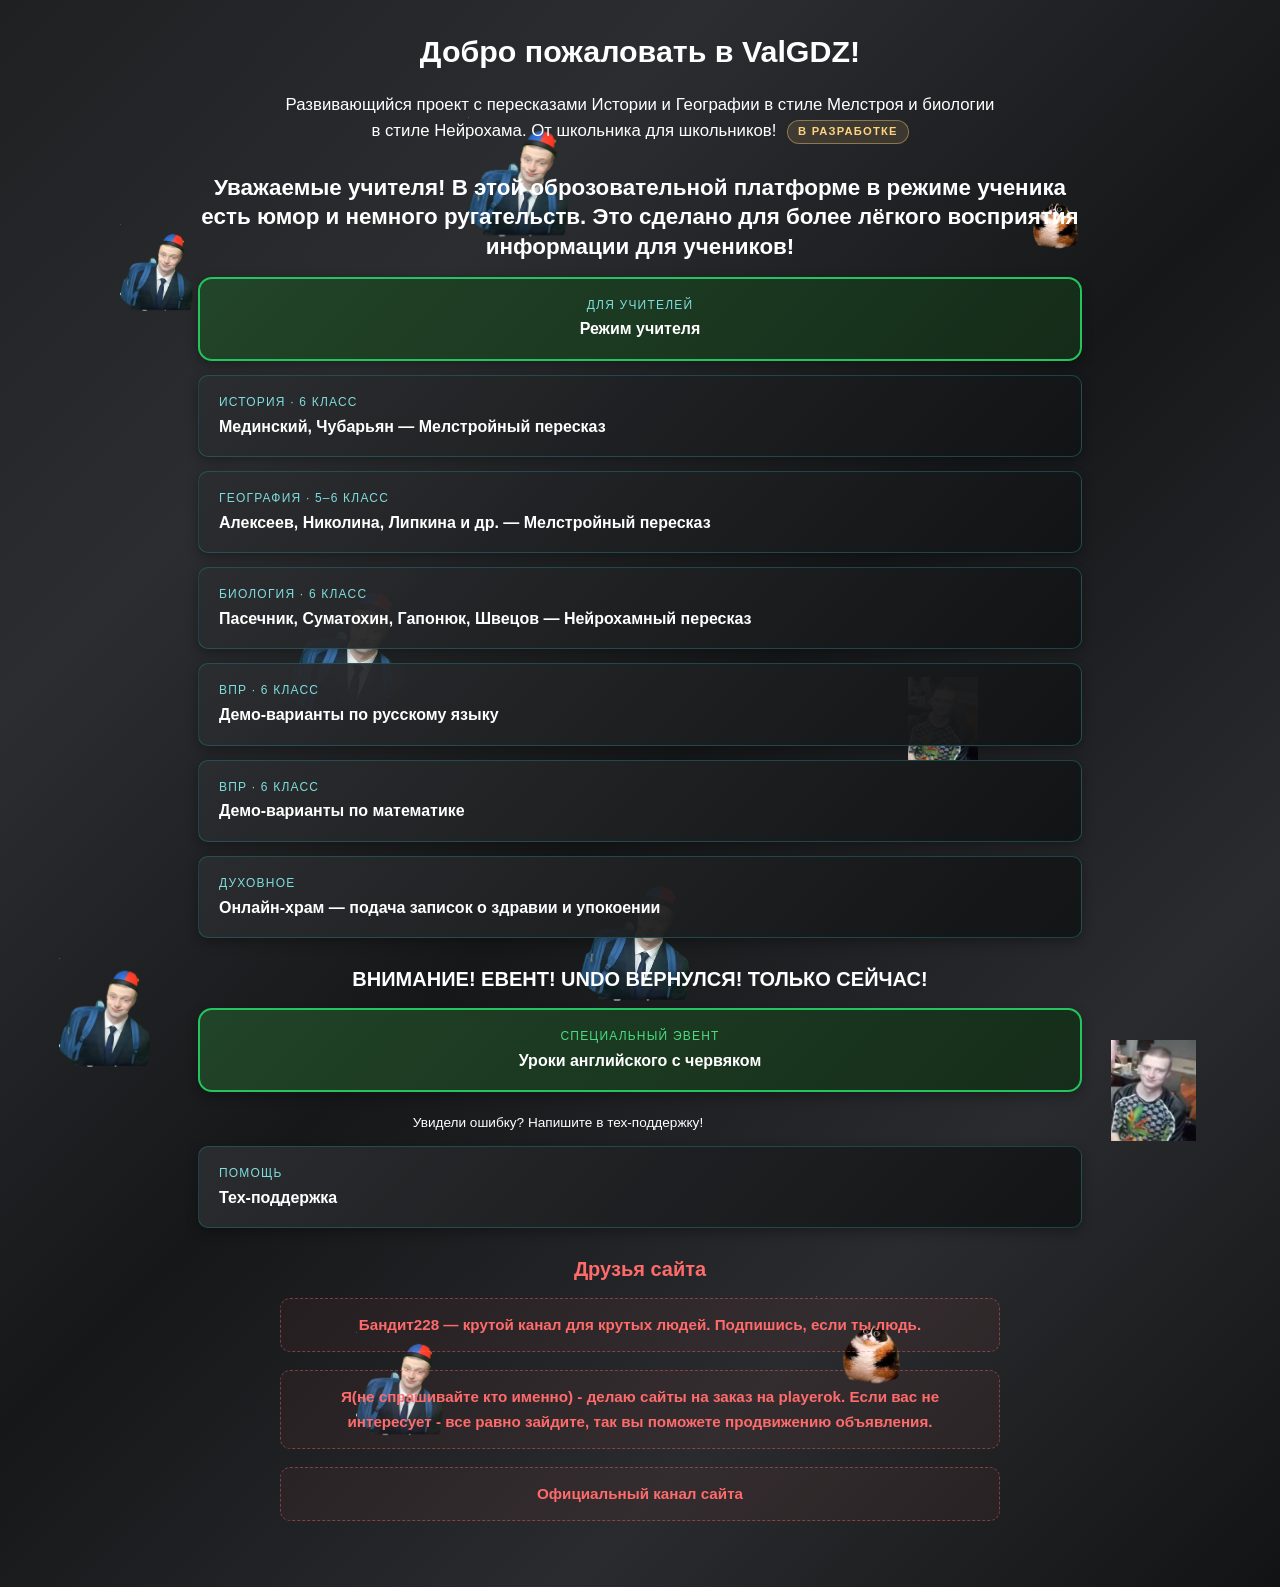
<file: index.html>
<!DOCTYPE html>
<html lang="ru">
<head>
  <meta charset="UTF-8">
  <meta http-equiv="X-UA-Compatible" content="IE=Edge">
  <meta name="viewport" content="width=device-width, initial-scale=1">

  <title>ValGDZ</title>

  <link rel="icon" type="image/png" href="/Favikon1.jpg">
  <link rel="stylesheet" href="style.css">
  
  <!-- Yandex.Metrika counter -->
<script type="text/javascript">
    (function(m,e,t,r,i,k,a){
        m[i]=m[i]||function(){(m[i].a=m[i].a||[]).push(arguments)};
        m[i].l=1*new Date();
        for (var j = 0; j < document.scripts.length; j++) {if (document.scripts[j].src === r) { return; }}
        k=e.createElement(t),a=e.getElementsByTagName(t)[0],k.async=1,k.src=r,a.parentNode.insertBefore(k,a)
    })(window, document,'script','https://mc.yandex.ru/metrika/tag.js?id=113657454', 'ym');

    ym(113657454, 'init', {ssr:true, webvisor:true, clickmap:true, ecommerce:"dataLayer", referrer: document.referrer, url: location.href, accurateTrackBounce:true, trackLinks:true});
</script>
<noscript><div><img src="https://mc.yandex.ru/watch/113657454" style="position:absolute; left:-9999px;" alt="" /></div></noscript>
<!-- /Yandex.Metrika counter -->
</head>

<body>
  <div class="container">

    <h1>Добро пожаловать в ValGDZ!</h1>

    <p>
      Развивающийся проект с пересказами Истории и Географии в стиле Мелстроя
      и биологии в стиле Нейрохама. От школьника для школьников!
      <span class="dev-badge">В РАЗРАБОТКЕ</span>
    </p>
    
    <h2>Уважаемые учителя! В этой оброзовательной платформе в режиме ученика есть юмор и немного ругательств. Это сделано для более лёгкого восприятия информации для  учеников! </h2>
    
    <a href="teachermode.html" class="card-link">
      <button class="card-btn teacher-mode">
        <span class="card-subject">Для учителей</span>
        <span class="card-title">Режим учителя</span>
      </button>
    </a>

    <!-- ===== Основные предметы ===== -->
    <a href="history.html" class="card-link">
      <button class="card-btn">
        <span class="card-subject">История · 6 класс</span>
        <span class="card-title">Мединский, Чубарьян — Мелстройный пересказ</span>
      </button>
    </a>

    <a href="geography.html" class="card-link">
      <button class="card-btn">
        <span class="card-subject">География · 5–6 класс</span>
        <span class="card-title">Алексеев, Николина, Липкина и др. — Мелстройный пересказ</span>
      </button>
    </a>

    <a href="biologyk.html" class="card-link">
      <button class="card-btn">
        <span class="card-subject">Биология · 6 класс</span>
        <span class="card-title">Пасечник, Суматохин, Гапонюк, Швецов — Нейрохамный пересказ</span>
      </button>
    </a>

    <!-- ===== ВПР ===== -->
    <a href="/6RussianVPR.html" class="card-link">
      <button class="card-btn">
        <span class="card-subject">ВПР · 6 класс</span>
        <span class="card-title">Демо-варианты по русскому языку</span>
      </button>
    </a>

    <a href="/6MathVPR.html" class="card-link">
      <button class="card-btn">
        <span class="card-subject">ВПР · 6 класс</span>
        <span class="card-title">Демо-варианты по математике</span>
      </button>
    </a>

    <!-- ===== Монастырь ===== -->
    <a href="/monastery.html" class="card-link">
      <button class="card-btn">
        <span class="card-subject">Духовное</span>
        <span class="card-title">Онлайн-храм — подача записок о здравии и упокоении</span>
      </button>
    </a>

    <!-- ===== ЕВЕНТ ===== -->
    <h2 class="banner-title">ВНИМАНИЕ! ЕВЕНТ! UNDO ВЕРНУЛСЯ! ТОЛЬКО СЕЙЧАС!</h2>

    <a href="/Undolindo6.html" class="card-link">
      <button class="card-btn event-btn">
        <span class="card-subject">Специальный эвент</span>
        <span class="card-title">Уроки английского с червяком</span>
      </button>
    </a>

    <!-- ===== Обратная связь ===== -->
    <p class="small-note">Увидели ошибку? Напишите в тех-поддержку!</p>

    <a href="https://max.ru/u/f9LHodD0cOJxmPAXacf_1Z4qv4Nu67IqbV-jMDj3xqxtaThJnMzTYS_k9vM" class="card-link">
      <button class="card-btn">
        <span class="card-subject">Помощь</span>
        <span class="card-title">Тех-поддержка</span>
      </button>
    </a>

    <!-- ===== Реклама ===== -->
    <h2 class="banner-title ad">Друзья сайта</h2>

    <a class="ad-link" href="https://max.ru/join/FlXhdMHFeLj6bNgdKhR-IbXv8Et83dWu7_uvaE2cJz0">
      Бандит228 — крутой канал для крутых людей. Подпишись, если ты людь. 
    </a>
    <a class="ad-link" href="https://playerok.com/products/db90f073a64b-sozdam-prostoy-i-krutoy-odnostranichnyy-sayt">
  Я(не спрашивайте кто именно) - делаю сайты на заказ на playerok. Если вас не интересует - все равно зайдите, так вы поможете продвижению объявления.
    </a>
    <a class="ad-link" href="https://max.ru/join/9TfBTm6DcUoGgms5RrF4SQePcbG9neaDt8ZT4yjKmnA">
      Официальный канал сайта
    </a>
  </div>

  <script src="main.js"></script>
</body>
</html>
</file>
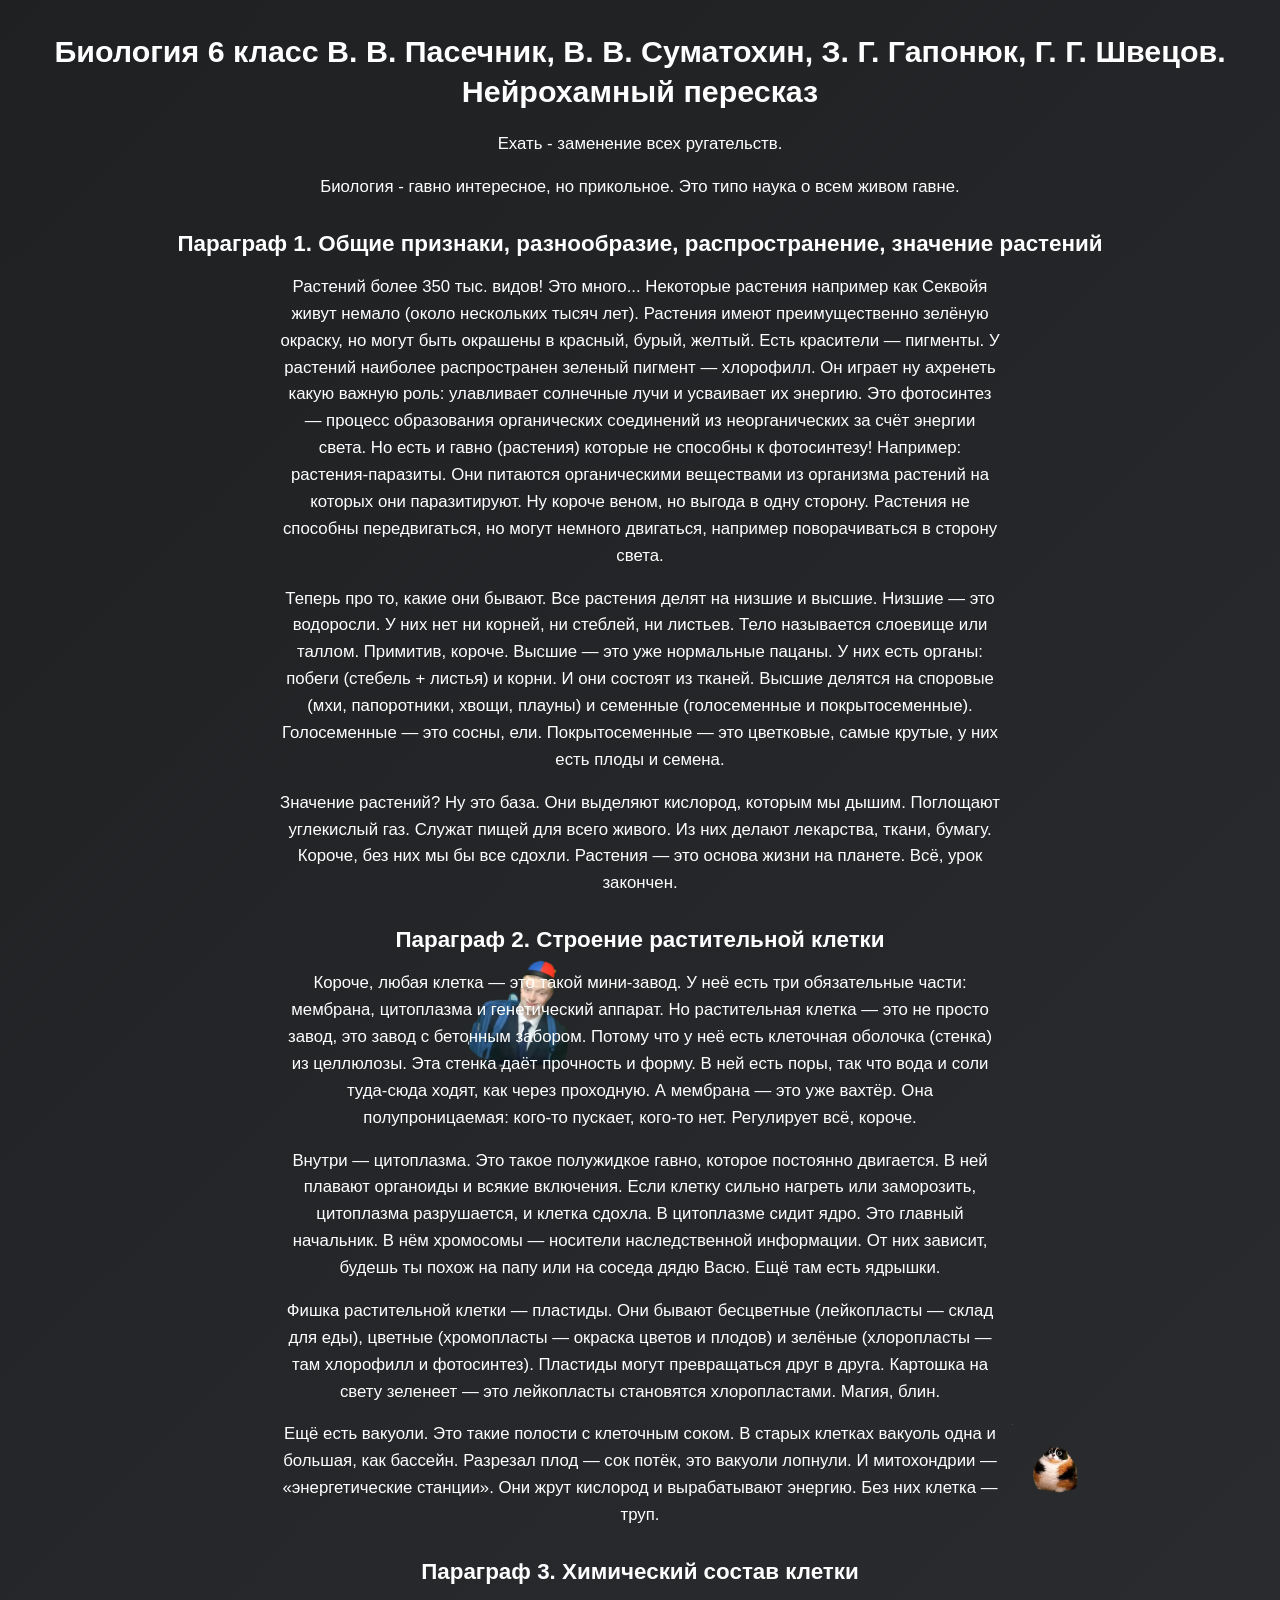
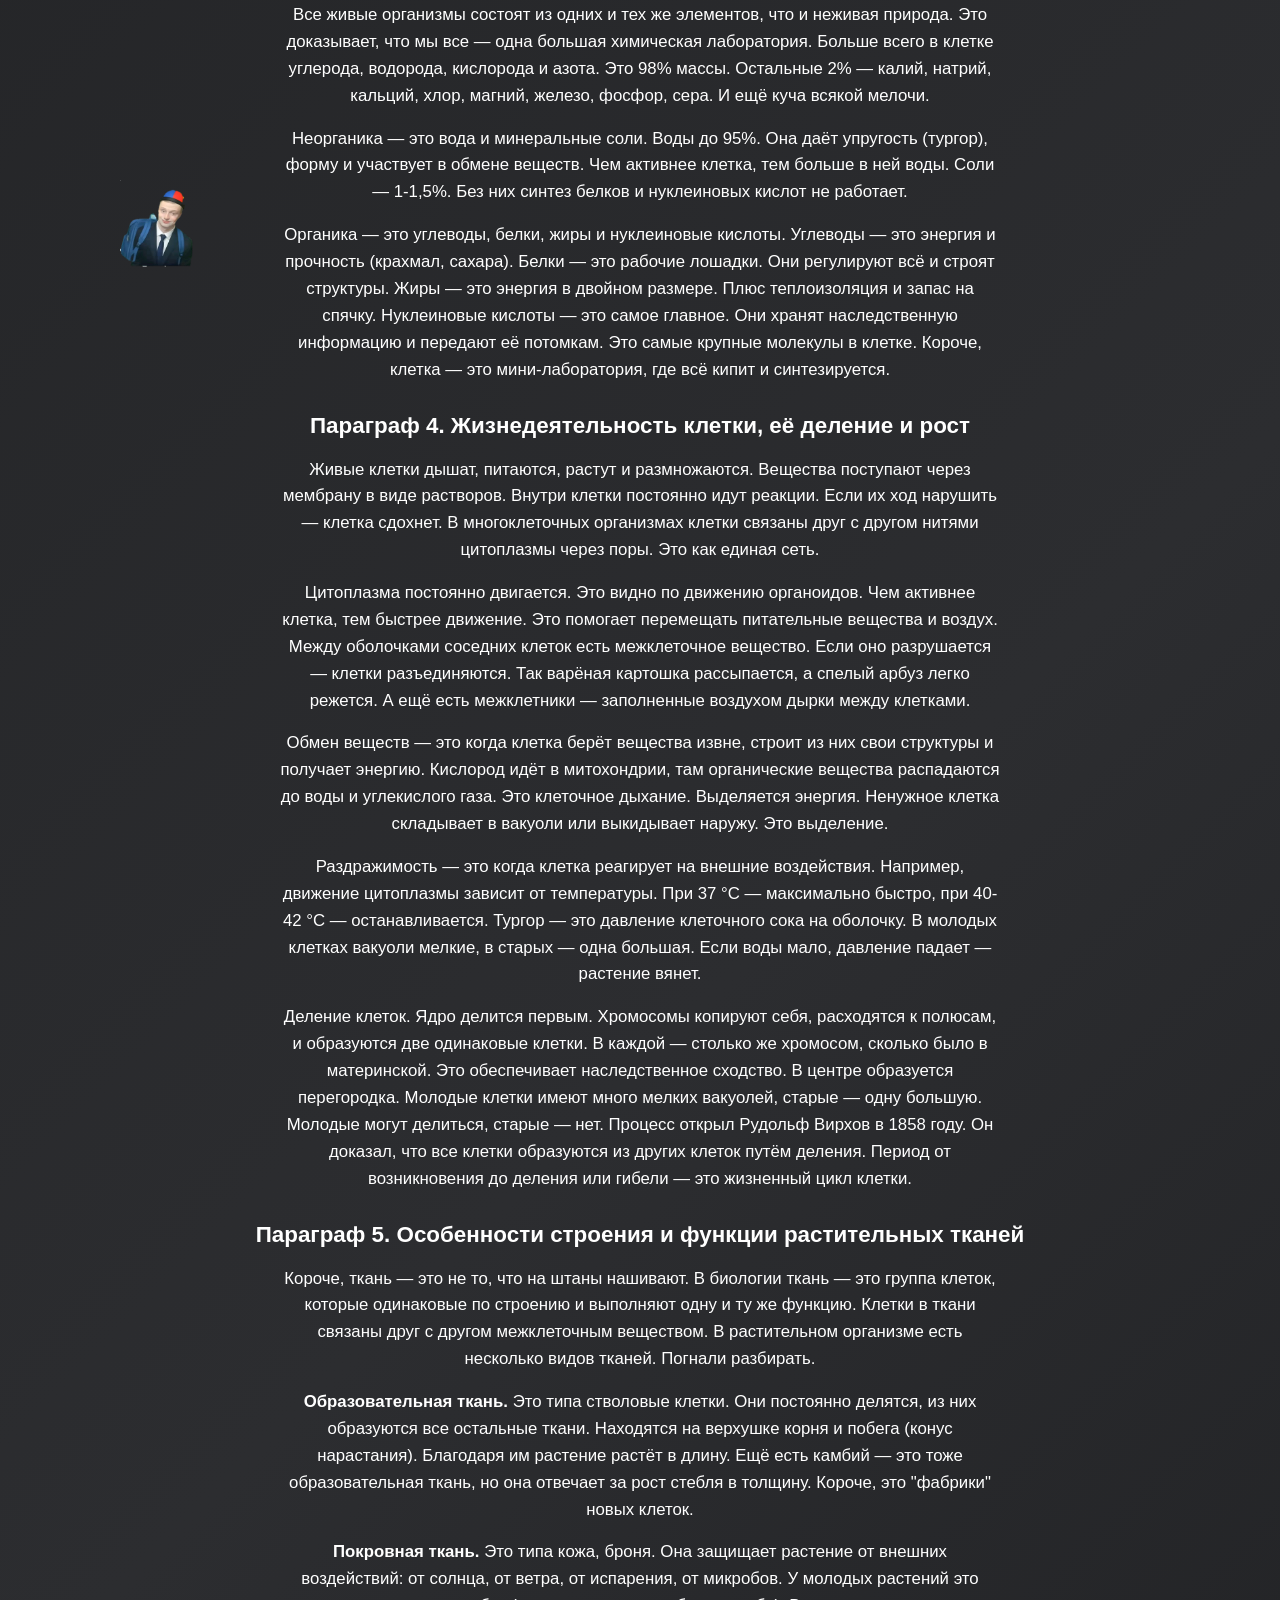
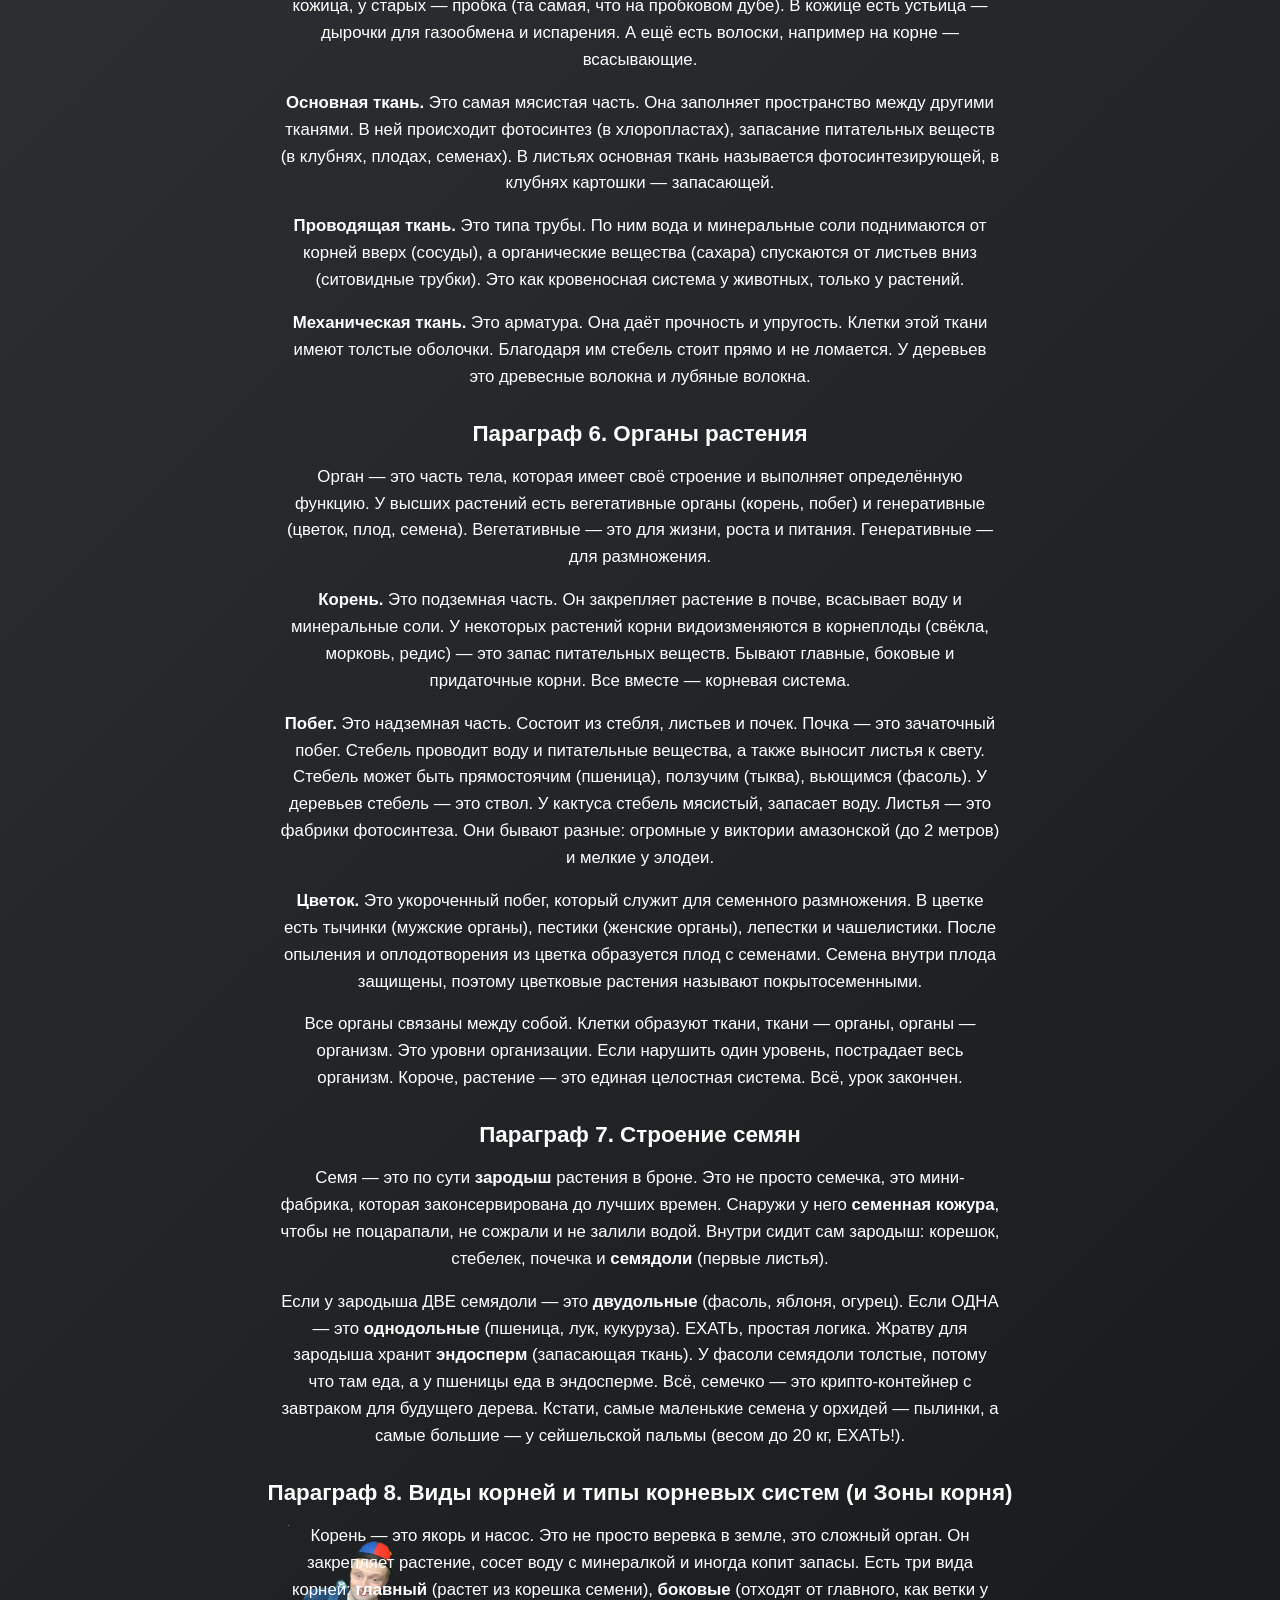
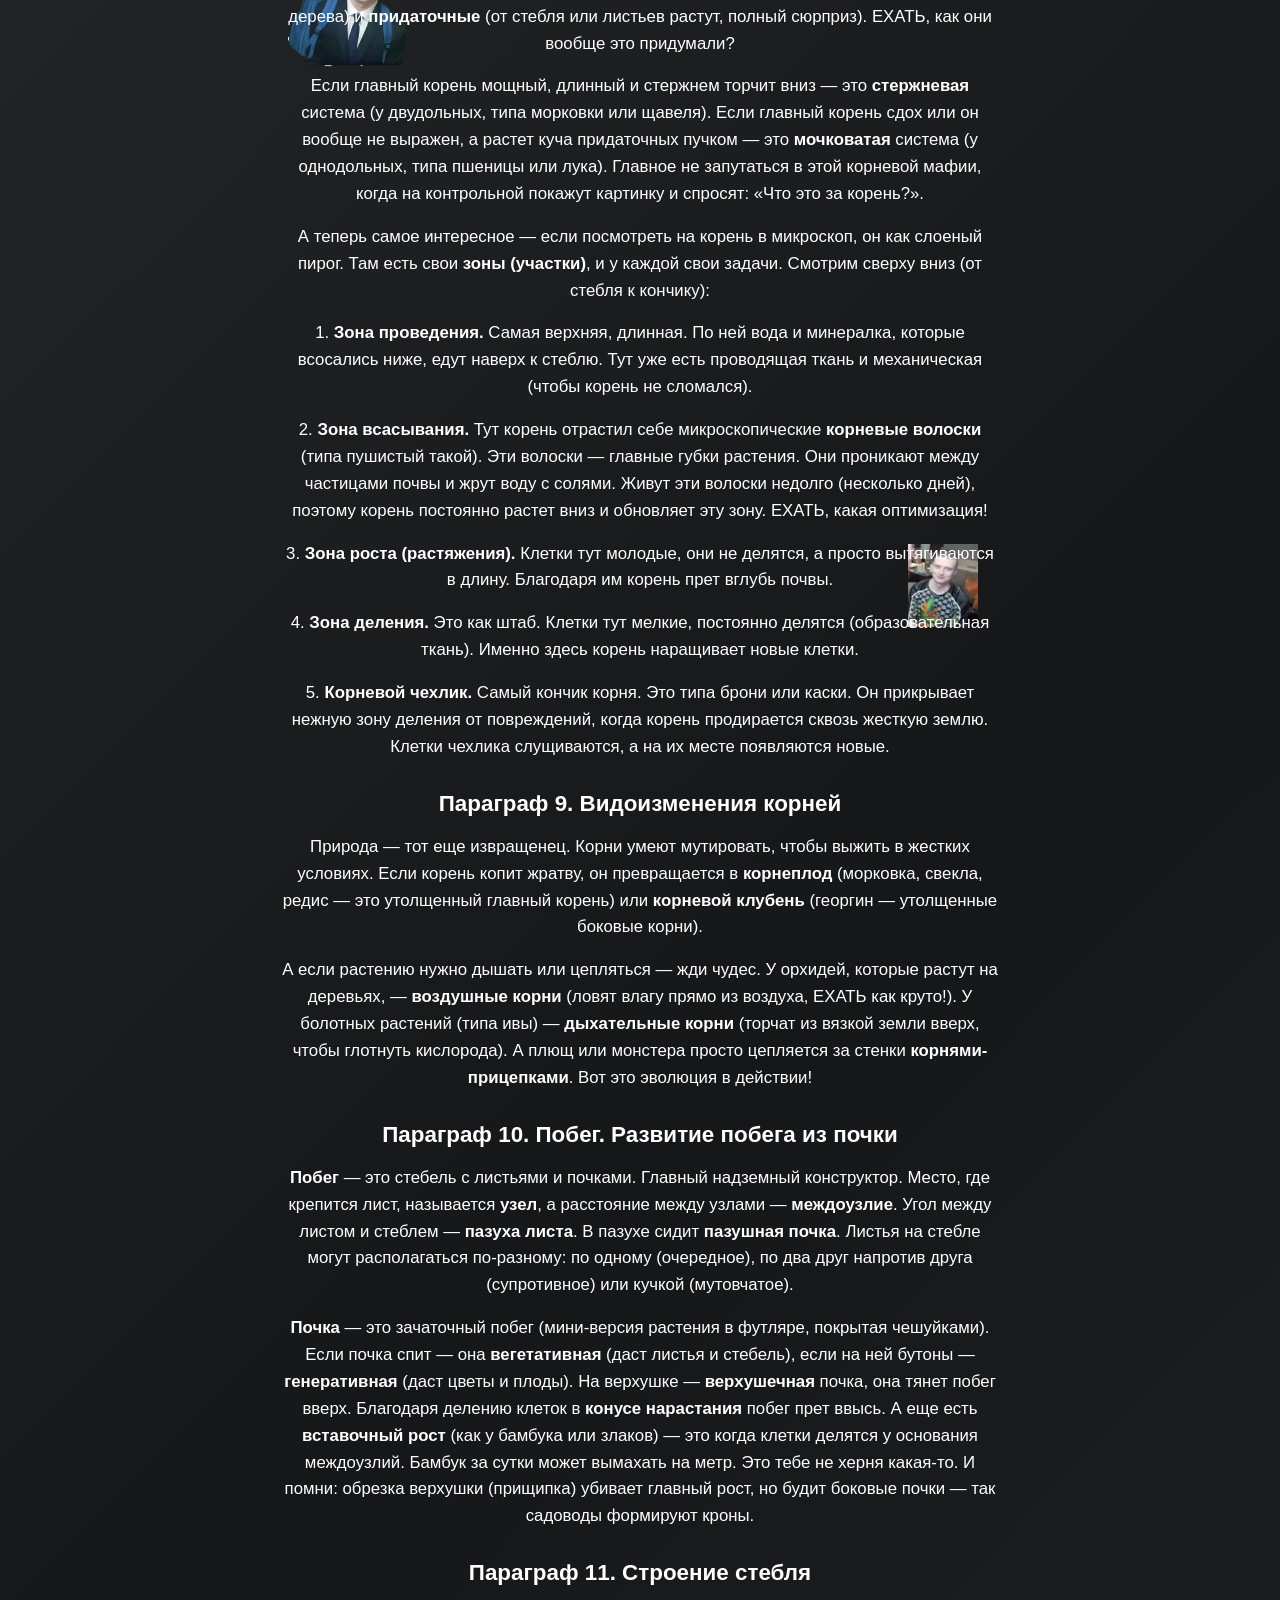
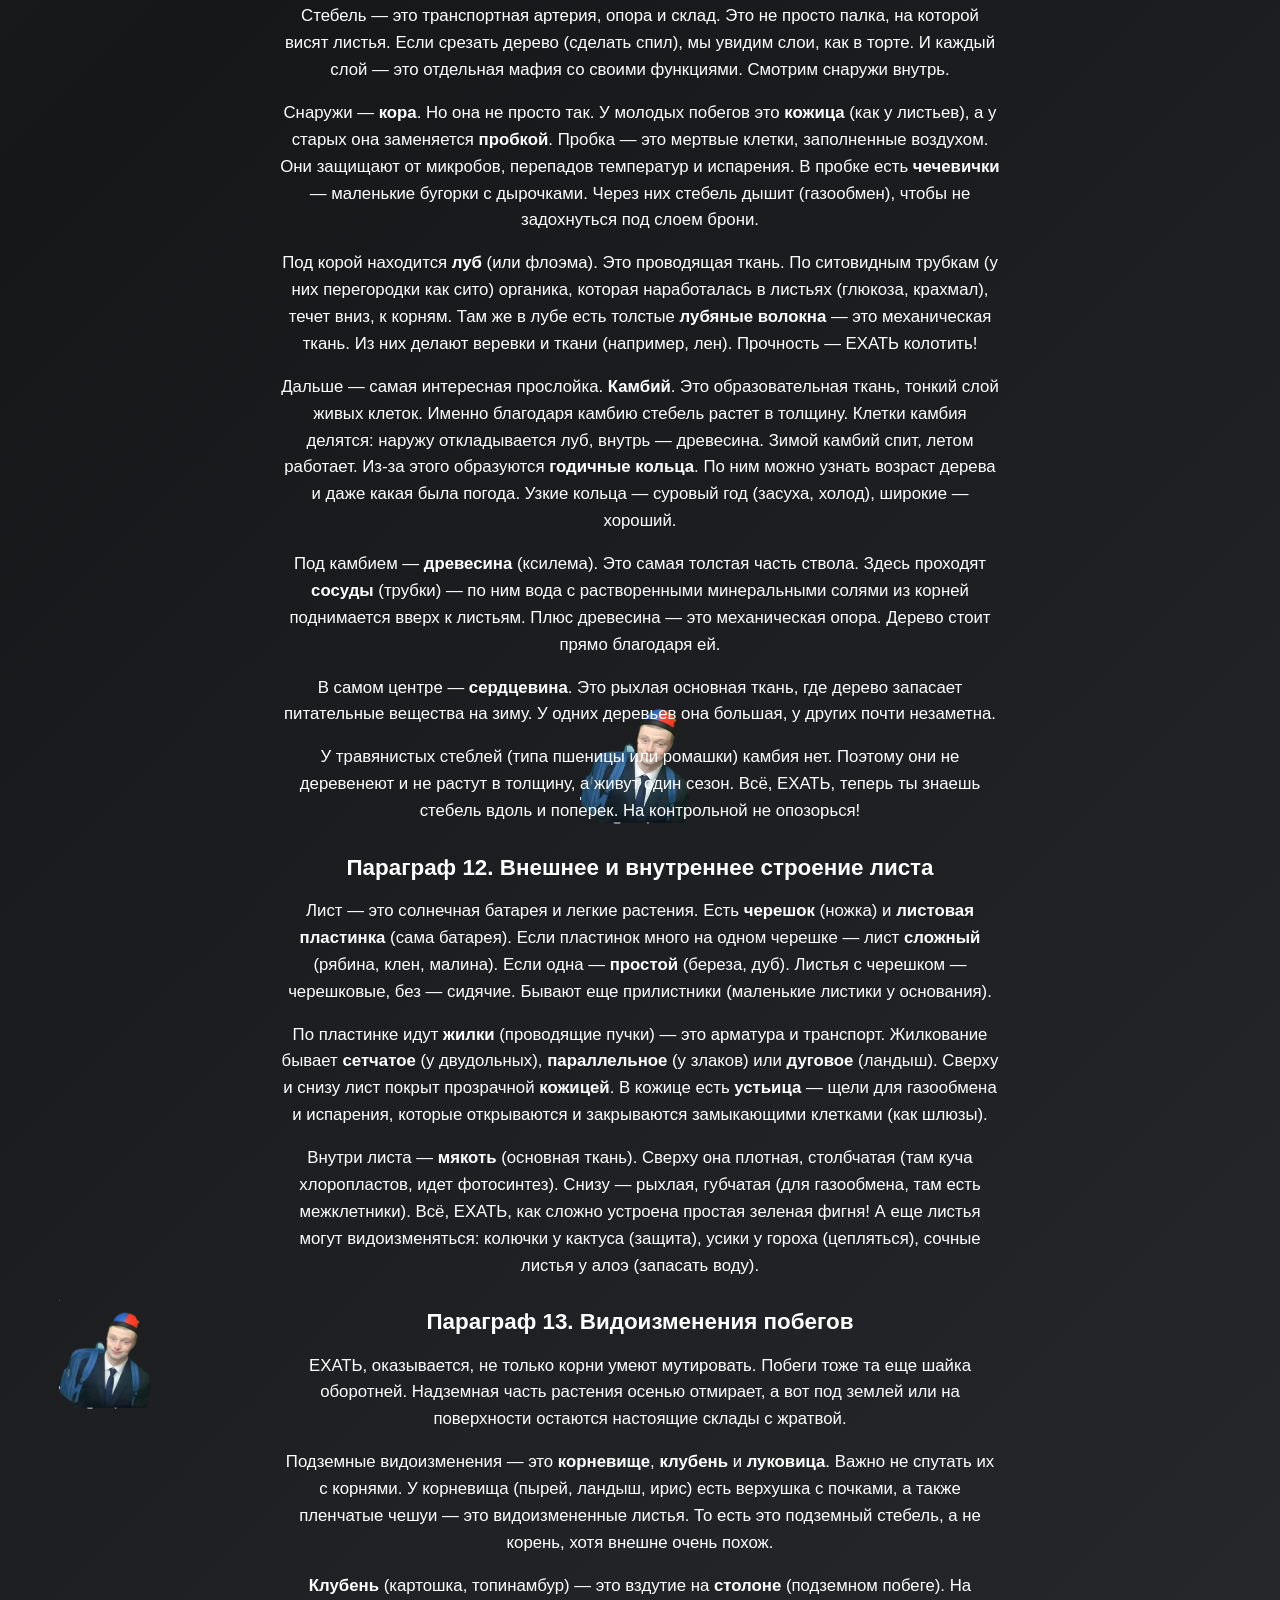
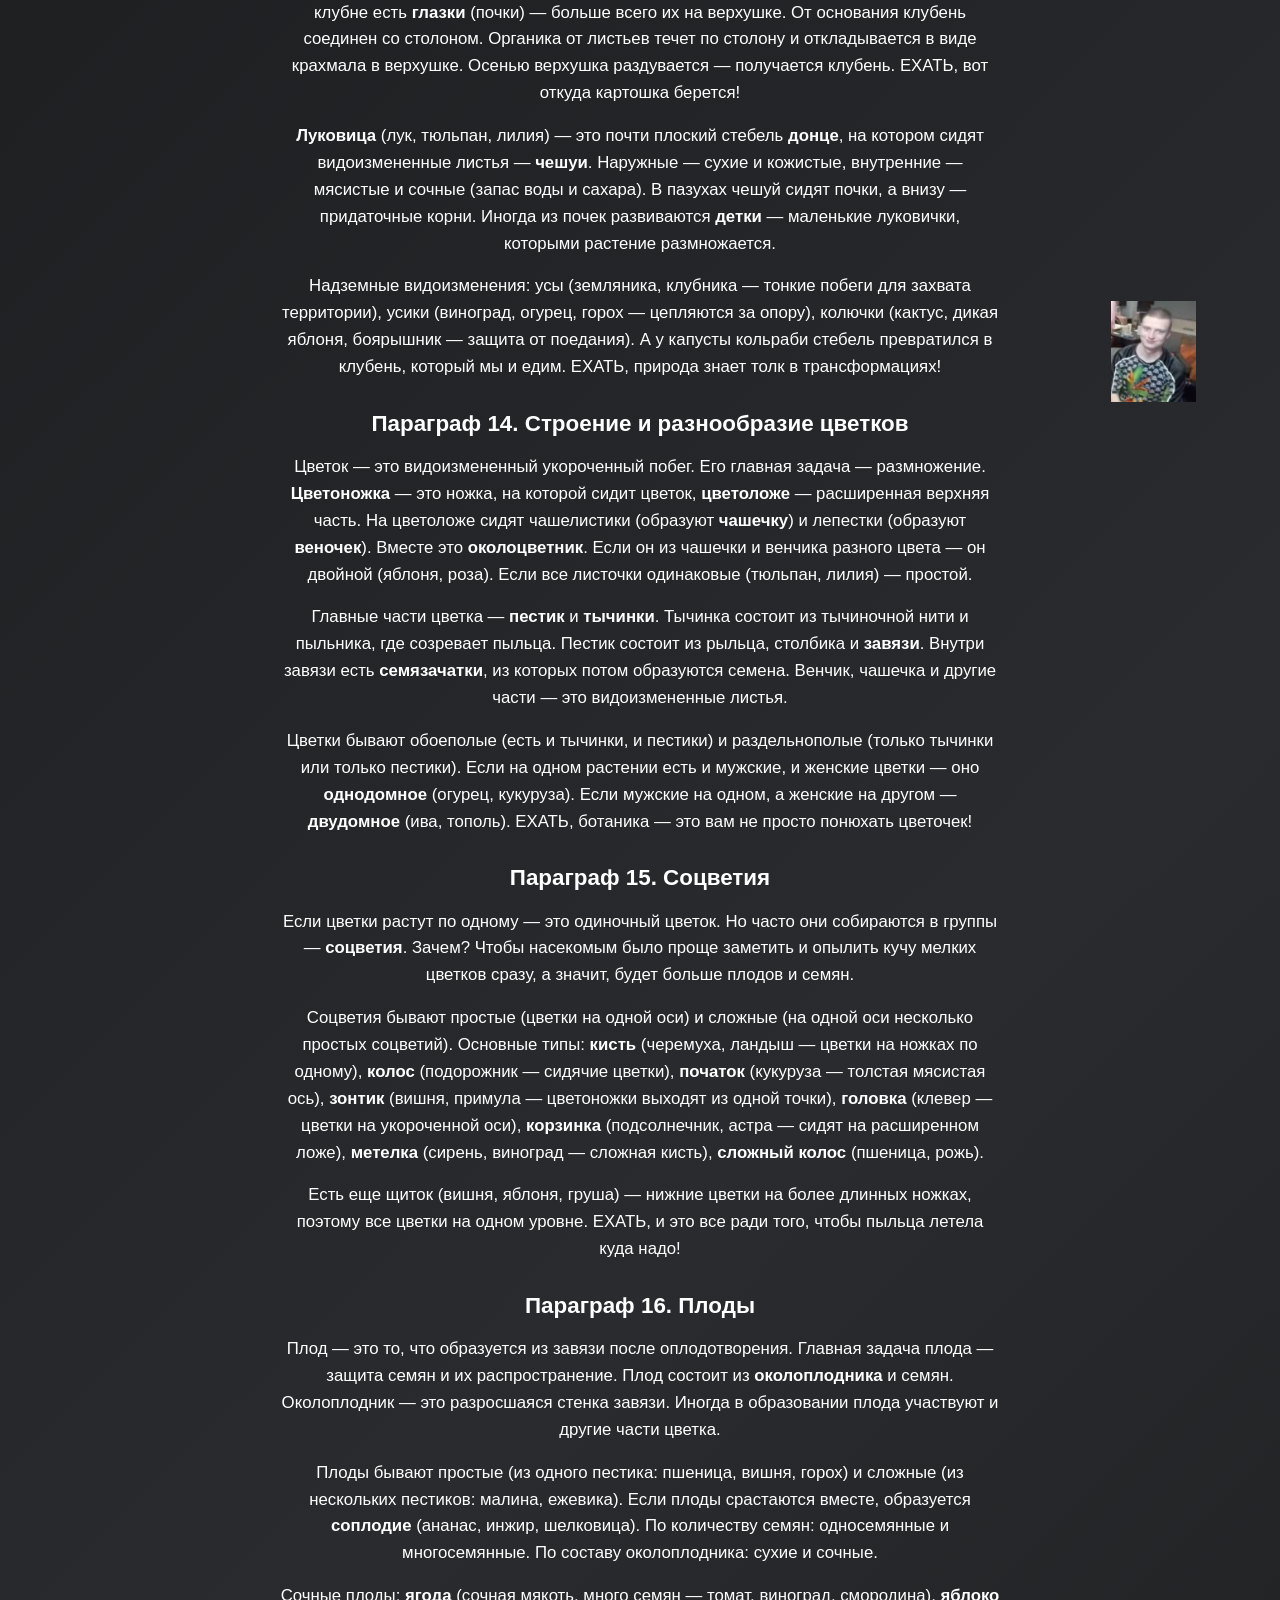
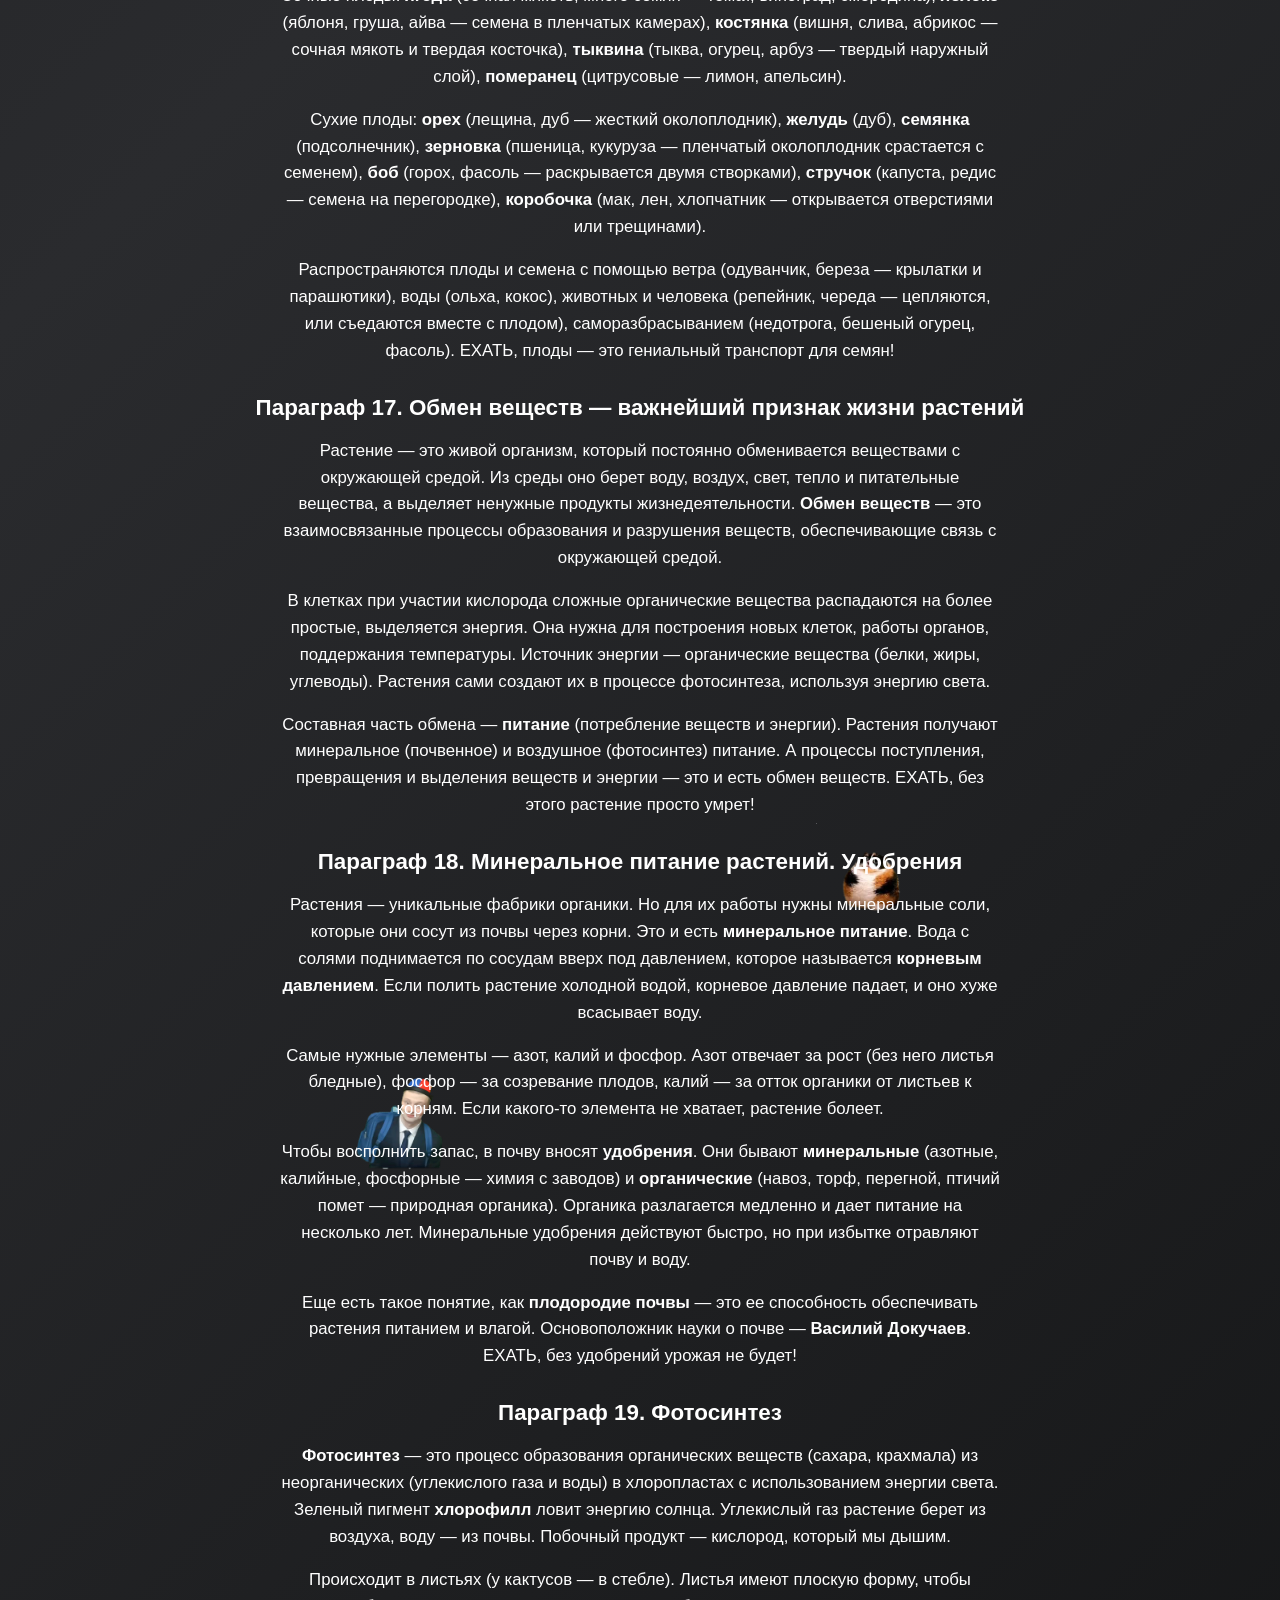
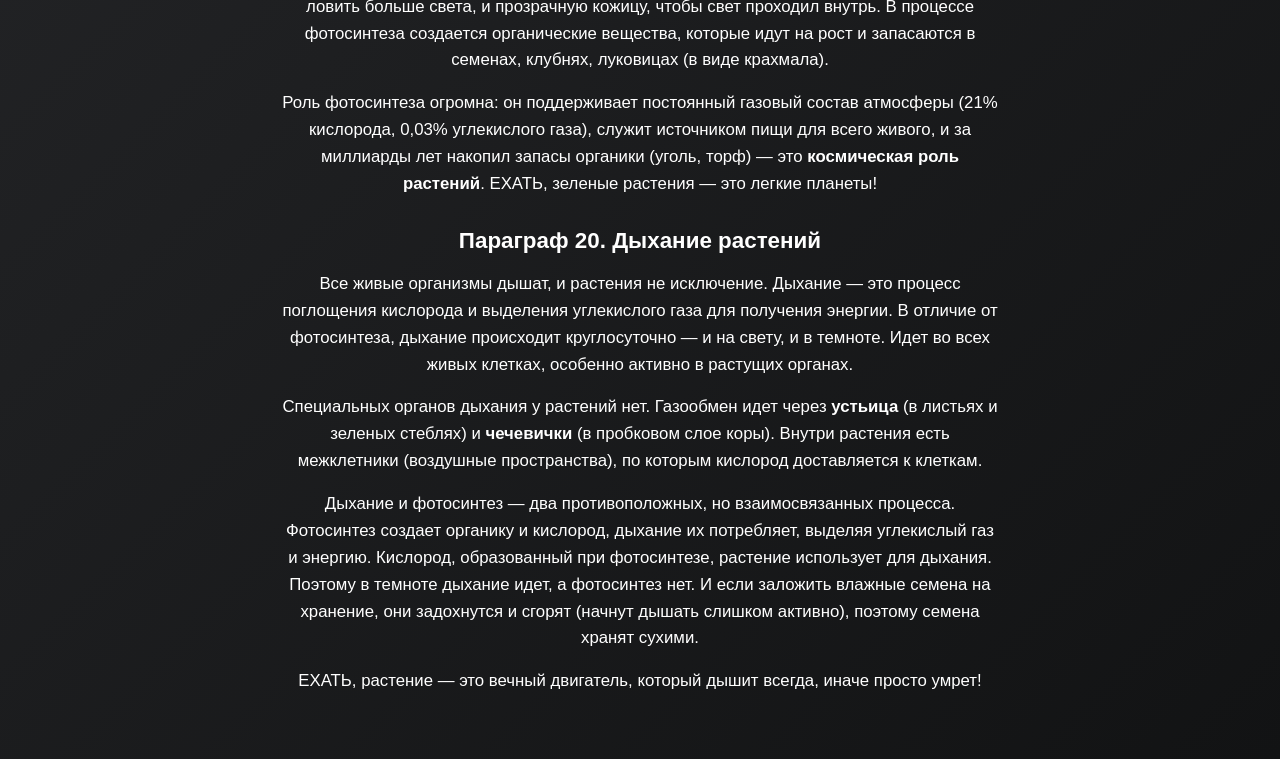
<file: biologyk.html>
<!DOCTYPE html>
<html lang="ru">
<head>
  <meta charset="UTF-8">
  <meta http-equiv="X-UA-Compatible" content="IE=Edge">
  <meta name="viewport" content="width=device-width, initial-scale=1">
  <title>ValGDZ</title>
  <link rel="stylesheet" href="style.css">
  
  <!-- Yandex.Metrika counter -->
<script type="text/javascript">
    (function(m,e,t,r,i,k,a){
        m[i]=m[i]||function(){(m[i].a=m[i].a||[]).push(arguments)};
        m[i].l=1*new Date();
        for (var j = 0; j < document.scripts.length; j++) {if (document.scripts[j].src === r) { return; }}
        k=e.createElement(t),a=e.getElementsByTagName(t)[0],k.async=1,k.src=r,a.parentNode.insertBefore(k,a)
    })(window, document,'script','https://mc.yandex.ru/metrika/tag.js?id=113657454', 'ym');

    ym(113657454, 'init', {ssr:true, webvisor:true, clickmap:true, ecommerce:"dataLayer", referrer: document.referrer, url: location.href, accurateTrackBounce:true, trackLinks:true});
</script>
<noscript><div><img src="https://mc.yandex.ru/watch/113657454" style="position:absolute; left:-9999px;" alt="" /></div></noscript>
<!-- /Yandex.Metrika counter -->
</head>
<body>

  <h1>Биология 6 класс В. В. Пасечник, В. В. Суматохин, З. Г. Гапонюк, Г. Г. Швецов. Нейрохамный пересказ</h1>
  
  <p>Ехать - заменение всех ругательств.</p>
  
  <p>Биология - гавно интересное, но прикольное. Это типо наука о всем живом гавне.</p>

  <h2>Параграф 1. Общие признаки, разнообразие, распространение, значение растений</h2>

  <p>Растений более 350 тыс. видов! Это много... Некоторые растения например как Секвойя живут немало (около нескольких тысяч лет). Растения имеют преимущественно зелёную окраску, но могут быть окрашены в красный, бурый, желтый. Есть красители — пигменты. У растений наиболее распространен зеленый пигмент — хлорофилл. Он играет ну ахренеть какую важную роль: улавливает солнечные лучи и усваивает их энергию. Это фотосинтез — процесс образования органических соединений из неорганических за счёт энергии света. Но есть и гавно (растения) которые не способны к фотосинтезу! Например: растения-паразиты. Они питаются органическими веществами из организма растений на которых они паразитируют. Ну короче веном, но выгода в одну сторону. Растения не способны передвигаться, но могут немного двигаться, например поворачиваться в сторону света.</p>

  <p>Теперь про то, какие они бывают. Все растения делят на низшие и высшие. Низшие — это водоросли. У них нет ни корней, ни стеблей, ни листьев. Тело называется слоевище или таллом. Примитив, короче. Высшие — это уже нормальные пацаны. У них есть органы: побеги (стебель + листья) и корни. И они состоят из тканей. Высшие делятся на споровые (мхи, папоротники, хвощи, плауны) и семенные (голосеменные и покрытосеменные). Голосеменные — это сосны, ели. Покрытосеменные — это цветковые, самые крутые, у них есть плоды и семена.</p>

  <p>Значение растений? Ну это база. Они выделяют кислород, которым мы дышим. Поглощают углекислый газ. Служат пищей для всего живого. Из них делают лекарства, ткани, бумагу. Короче, без них мы бы все сдохли. Растения — это основа жизни на планете. Всё, урок закончен.</p>
  
  <h2>Параграф 2. Строение растительной клетки</h2>

  <p>Короче, любая клетка — это такой мини-завод. У неё есть три обязательные части: мембрана, цитоплазма и генетический аппарат. Но растительная клетка — это не просто завод, это завод с бетонным забором. Потому что у неё есть клеточная оболочка (стенка) из целлюлозы. Эта стенка даёт прочность и форму. В ней есть поры, так что вода и соли туда-сюда ходят, как через проходную. А мембрана — это уже вахтёр. Она полупроницаемая: кого-то пускает, кого-то нет. Регулирует всё, короче.</p>
  
  <p>Внутри — цитоплазма. Это такое полужидкое гавно, которое постоянно двигается. В ней плавают органоиды и всякие включения. Если клетку сильно нагреть или заморозить, цитоплазма разрушается, и клетка сдохла. В цитоплазме сидит ядро. Это главный начальник. В нём хромосомы — носители наследственной информации. От них зависит, будешь ты похож на папу или на соседа дядю Васю. Ещё там есть ядрышки.</p>
  
  <p>Фишка растительной клетки — пластиды. Они бывают бесцветные (лейкопласты — склад для еды), цветные (хромопласты — окраска цветов и плодов) и зелёные (хлоропласты — там хлорофилл и фотосинтез). Пластиды могут превращаться друг в друга. Картошка на свету зеленеет — это лейкопласты становятся хлоропластами. Магия, блин.</p>
  
  <p>Ещё есть вакуоли. Это такие полости с клеточным соком. В старых клетках вакуоль одна и большая, как бассейн. Разрезал плод — сок потёк, это вакуоли лопнули. И митохондрии — «энергетические станции». Они жрут кислород и вырабатывают энергию. Без них клетка — труп.</p>
  
  <h2>Параграф 3. Химический состав клетки</h2>
  
  <p>Все живые организмы состоят из одних и тех же элементов, что и неживая природа. Это доказывает, что мы все — одна большая химическая лаборатория. Больше всего в клетке углерода, водорода, кислорода и азота. Это 98% массы. Остальные 2% — калий, натрий, кальций, хлор, магний, железо, фосфор, сера. И ещё куча всякой мелочи.</p>
  
  <p>Неорганика — это вода и минеральные соли. Воды до 95%. Она даёт упругость (тургор), форму и участвует в обмене веществ. Чем активнее клетка, тем больше в ней воды. Соли — 1-1,5%. Без них синтез белков и нуклеиновых кислот не работает.</p>
  
  <p>Органика — это углеводы, белки, жиры и нуклеиновые кислоты. Углеводы — это энергия и прочность (крахмал, сахара). Белки — это рабочие лошадки. Они регулируют всё и строят структуры. Жиры — это энергия в двойном размере. Плюс теплоизоляция и запас на спячку. Нуклеиновые кислоты — это самое главное. Они хранят наследственную информацию и передают её потомкам. Это самые крупные молекулы в клетке. Короче, клетка — это мини-лаборатория, где всё кипит и синтезируется.</p>
  
  <h2>Параграф 4. Жизнедеятельность клетки, её деление и рост</h2>
  
  <p>Живые клетки дышат, питаются, растут и размножаются. Вещества поступают через мембрану в виде растворов. Внутри клетки постоянно идут реакции. Если их ход нарушить — клетка сдохнет. В многоклеточных организмах клетки связаны друг с другом нитями цитоплазмы через поры. Это как единая сеть.</p>
  
  <p>Цитоплазма постоянно двигается. Это видно по движению органоидов. Чем активнее клетка, тем быстрее движение. Это помогает перемещать питательные вещества и воздух. Между оболочками соседних клеток есть межклеточное вещество. Если оно разрушается — клетки разъединяются. Так варёная картошка рассыпается, а спелый арбуз легко режется. А ещё есть межклетники — заполненные воздухом дырки между клетками.</p>
  
  <p>Обмен веществ — это когда клетка берёт вещества извне, строит из них свои структуры и получает энергию. Кислород идёт в митохондрии, там органические вещества распадаются до воды и углекислого газа. Это клеточное дыхание. Выделяется энергия. Ненужное клетка складывает в вакуоли или выкидывает наружу. Это выделение.</p>
  
  <p>Раздражимость — это когда клетка реагирует на внешние воздействия. Например, движение цитоплазмы зависит от температуры. При 37 °C — максимально быстро, при 40-42 °C — останавливается. Тургор — это давление клеточного сока на оболочку. В молодых клетках вакуоли мелкие, в старых — одна большая. Если воды мало, давление падает — растение вянет.</p>
  
  <p>Деление клеток. Ядро делится первым. Хромосомы копируют себя, расходятся к полюсам, и образуются две одинаковые клетки. В каждой — столько же хромосом, сколько было в материнской. Это обеспечивает наследственное сходство. В центре образуется перегородка. Молодые клетки имеют много мелких вакуолей, старые — одну большую. Молодые могут делиться, старые — нет. Процесс открыл Рудольф Вирхов в 1858 году. Он доказал, что все клетки образуются из других клеток путём деления. Период от возникновения до деления или гибели — это жизненный цикл клетки.</p>
  
  <h2>Параграф 5. Особенности строения и функции растительных тканей</h2>

  <p>Короче, ткань — это не то, что на штаны нашивают. В биологии ткань — это группа клеток, которые одинаковые по строению и выполняют одну и ту же функцию. Клетки в ткани связаны друг с другом межклеточным веществом. В растительном организме есть несколько видов тканей. Погнали разбирать.</p>
  
  <p><strong>Образовательная ткань.</strong> Это типа стволовые клетки. Они постоянно делятся, из них образуются все остальные ткани. Находятся на верхушке корня и побега (конус нарастания). Благодаря им растение растёт в длину. Ещё есть камбий — это тоже образовательная ткань, но она отвечает за рост стебля в толщину. Короче, это "фабрики" новых клеток.</p>
  
  <p><strong>Покровная ткань.</strong> Это типа кожа, броня. Она защищает растение от внешних воздействий: от солнца, от ветра, от испарения, от микробов. У молодых растений это кожица, у старых — пробка (та самая, что на пробковом дубе). В кожице есть устьица — дырочки для газообмена и испарения. А ещё есть волоски, например на корне — всасывающие.</p>
  
  <p><strong>Основная ткань.</strong> Это самая мясистая часть. Она заполняет пространство между другими тканями. В ней происходит фотосинтез (в хлоропластах), запасание питательных веществ (в клубнях, плодах, семенах). В листьях основная ткань называется фотосинтезирующей, в клубнях картошки — запасающей.</p>
  
  <p><strong>Проводящая ткань.</strong> Это типа трубы. По ним вода и минеральные соли поднимаются от корней вверх (сосуды), а органические вещества (сахара) спускаются от листьев вниз (ситовидные трубки). Это как кровеносная система у животных, только у растений.</p>
  
  <p><strong>Механическая ткань.</strong> Это арматура. Она даёт прочность и упругость. Клетки этой ткани имеют толстые оболочки. Благодаря им стебель стоит прямо и не ломается. У деревьев это древесные волокна и лубяные волокна.</p>
  
  <h2>Параграф 6. Органы растения</h2>
  
  <p>Орган — это часть тела, которая имеет своё строение и выполняет определённую функцию. У высших растений есть вегетативные органы (корень, побег) и генеративные (цветок, плод, семена). Вегетативные — это для жизни, роста и питания. Генеративные — для размножения.</p>
  
  <p><strong>Корень.</strong> Это подземная часть. Он закрепляет растение в почве, всасывает воду и минеральные соли. У некоторых растений корни видоизменяются в корнеплоды (свёкла, морковь, редис) — это запас питательных веществ. Бывают главные, боковые и придаточные корни. Все вместе — корневая система.</p>
  
  <p><strong>Побег.</strong> Это надземная часть. Состоит из стебля, листьев и почек. Почка — это зачаточный побег. Стебель проводит воду и питательные вещества, а также выносит листья к свету. Стебель может быть прямостоячим (пшеница), ползучим (тыква), вьющимся (фасоль). У деревьев стебель — это ствол. У кактуса стебель мясистый, запасает воду. Листья — это фабрики фотосинтеза. Они бывают разные: огромные у виктории амазонской (до 2 метров) и мелкие у элодеи.</p>
  
  <p><strong>Цветок.</strong> Это укороченный побег, который служит для семенного размножения. В цветке есть тычинки (мужские органы), пестики (женские органы), лепестки и чашелистики. После опыления и оплодотворения из цветка образуется плод с семенами. Семена внутри плода защищены, поэтому цветковые растения называют покрытосеменными.</p>
  
  <p>Все органы связаны между собой. Клетки образуют ткани, ткани — органы, органы — организм. Это уровни организации. Если нарушить один уровень, пострадает весь организм. Короче, растение — это единая целостная система. Всё, урок закончен.</p>

  <h2>Параграф 7. Строение семян</h2>
  
  <p>Семя — это по сути <strong>зародыш</strong> растения в броне. Это не просто семечка, это мини-фабрика, которая законсервирована до лучших времен. Снаружи у него <strong>семенная кожура</strong>, чтобы не поцарапали, не сожрали и не залили водой. Внутри сидит сам зародыш: корешок, стебелек, почечка и <strong>семядоли</strong> (первые листья).</p>
  <p>Если у зародыша ДВЕ семядоли — это <strong>двудольные</strong> (фасоль, яблоня, огурец). Если ОДНА — это <strong>однодольные</strong> (пшеница, лук, кукуруза). ЕХАТЬ, простая логика. Жратву для зародыша хранит <strong>эндосперм</strong> (запасающая ткань). У фасоли семядоли толстые, потому что там еда, а у пшеницы еда в эндосперме. Всё, семечко — это крипто-контейнер с завтраком для будущего дерева. Кстати, самые маленькие семена у орхидей — пылинки, а самые большие — у сейшельской пальмы (весом до 20 кг, ЕХАТЬ!).</p>
  
<h2>Параграф 8. Виды корней и типы корневых систем (и Зоны корня)</h2>

<p>Корень — это якорь и насос. Это не просто веревка в земле, это сложный орган. Он закрепляет растение, сосет воду с минералкой и иногда копит запасы. Есть три вида корней: <strong>главный</strong> (растет из корешка семени), <strong>боковые</strong> (отходят от главного, как ветки у дерева) и <strong>придаточные</strong> (от стебля или листьев растут, полный сюрприз). ЕХАТЬ, как они вообще это придумали?</p>
<p>Если главный корень мощный, длинный и стержнем торчит вниз — это <strong>стержневая</strong> система (у двудольных, типа морковки или щавеля). Если главный корень сдох или он вообще не выражен, а растет куча придаточных пучком — это <strong>мочковатая</strong> система (у однодольных, типа пшеницы или лука). Главное не запутаться в этой корневой мафии, когда на контрольной покажут картинку и спросят: «Что это за корень?».</p>

<p>А теперь самое интересное — если посмотреть на корень в микроскоп, он как слоеный пирог. Там есть свои <strong>зоны (участки)</strong>, и у каждой свои задачи. Смотрим сверху вниз (от стебля к кончику):</p>

<p>1. <strong>Зона проведения.</strong> Самая верхняя, длинная. По ней вода и минералка, которые всосались ниже, едут наверх к стеблю. Тут уже есть проводящая ткань и механическая (чтобы корень не сломался).</p>

<p>2. <strong>Зона всасывания.</strong> Тут корень отрастил себе микроскопические <strong>корневые волоски</strong> (типа пушистый такой). Эти волоски — главные губки растения. Они проникают между частицами почвы и жрут воду с солями. Живут эти волоски недолго (несколько дней), поэтому корень постоянно растет вниз и обновляет эту зону. ЕХАТЬ, какая оптимизация!</p>

<p>3. <strong>Зона роста (растяжения).</strong> Клетки тут молодые, они не делятся, а просто вытягиваются в длину. Благодаря им корень прет вглубь почвы.</p>

<p>4. <strong>Зона деления.</strong> Это как штаб. Клетки тут мелкие, постоянно делятся (образовательная ткань). Именно здесь корень наращивает новые клетки.</p>

<p>5. <strong>Корневой чехлик.</strong> Самый кончик корня. Это типа брони или каски. Он прикрывает нежную зону деления от повреждений, когда корень продирается сквозь жесткую землю. Клетки чехлика слущиваются, а на их месте появляются новые.</p>
  
  <h2>Параграф 9. Видоизменения корней</h2>
  
  <p>Природа — тот еще извращенец. Корни умеют мутировать, чтобы выжить в жестких условиях. Если корень копит жратву, он превращается в <strong>корнеплод</strong> (морковка, свекла, редис — это утолщенный главный корень) или <strong>корневой клубень</strong> (георгин — утолщенные боковые корни).</p>
  <p>А если растению нужно дышать или цепляться — жди чудес. У орхидей, которые растут на деревьях, — <strong>воздушные корни</strong> (ловят влагу прямо из воздуха, ЕХАТЬ как круто!). У болотных растений (типа ивы) — <strong>дыхательные корни</strong> (торчат из вязкой земли вверх, чтобы глотнуть кислорода). А плющ или монстера просто цепляется за стенки <strong>корнями-прицепками</strong>. Вот это эволюция в действии!</p>
  
  <h2>Параграф 10. Побег. Развитие побега из почки</h2>
  
  <p><strong>Побег</strong> — это стебель с листьями и почками. Главный надземный конструктор. Место, где крепится лист, называется <strong>узел</strong>, а расстояние между узлами — <strong>междоузлие</strong>. Угол между листом и стеблем — <strong>пазуха листа</strong>. В пазухе сидит <strong>пазушная почка</strong>. Листья на стебле могут располагаться по-разному: по одному (очередное), по два друг напротив друга (супротивное) или кучкой (мутовчатое).</p>
  <p><strong>Почка</strong> — это зачаточный побег (мини-версия растения в футляре, покрытая чешуйками). Если почка спит — она <strong>вегетативная</strong> (даст листья и стебель), если на ней бутоны — <strong>генеративная</strong> (даст цветы и плоды). На верхушке — <strong>верхушечная</strong> почка, она тянет побег вверх. Благодаря делению клеток в <strong>конусе нарастания</strong> побег прет ввысь. А еще есть <strong>вставочный рост</strong> (как у бамбука или злаков) — это когда клетки делятся у основания междоузлий. Бамбук за сутки может вымахать на метр. Это тебе не херня какая-то. И помни: обрезка верхушки (прищипка) убивает главный рост, но будит боковые почки — так садоводы формируют кроны.</p>
  
  <h2>Параграф 11. Строение стебля</h2>
  
  <p>Стебель — это транспортная артерия, опора и склад. Это не просто палка, на которой висят листья. Если срезать дерево (сделать спил), мы увидим слои, как в торте. И каждый слой — это отдельная мафия со своими функциями. Смотрим снаружи внутрь.</p>
  
  <p>Снаружи — <strong>кора</strong>. Но она не просто так. У молодых побегов это <strong>кожица</strong> (как у листьев), а у старых она заменяется <strong>пробкой</strong>. Пробка — это мертвые клетки, заполненные воздухом. Они защищают от микробов, перепадов температур и испарения. В пробке есть <strong>чечевички</strong> — маленькие бугорки с дырочками. Через них стебель дышит (газообмен), чтобы не задохнуться под слоем брони.</p>
  
  <p>Под корой находится <strong>луб</strong> (или флоэма). Это проводящая ткань. По ситовидным трубкам (у них перегородки как сито) органика, которая наработалась в листьях (глюкоза, крахмал), течет вниз, к корням. Там же в лубе есть толстые <strong>лубяные волокна</strong> — это механическая ткань. Из них делают веревки и ткани (например, лен). Прочность — ЕХАТЬ колотить!</p>
  
  <p>Дальше — самая интересная прослойка. <strong>Камбий</strong>. Это образовательная ткань, тонкий слой живых клеток. Именно благодаря камбию стебель растет в толщину. Клетки камбия делятся: наружу откладывается луб, внутрь — древесина. Зимой камбий спит, летом работает. Из-за этого образуются <strong>годичные кольца</strong>. По ним можно узнать возраст дерева и даже какая была погода. Узкие кольца — суровый год (засуха, холод), широкие — хороший.</p>
  
  <p>Под камбием — <strong>древесина</strong> (ксилема). Это самая толстая часть ствола. Здесь проходят <strong>сосуды</strong> (трубки) — по ним вода с растворенными минеральными солями из корней поднимается вверх к листьям. Плюс древесина — это механическая опора. Дерево стоит прямо благодаря ей.</p>
  
  <p>В самом центре — <strong>сердцевина</strong>. Это рыхлая основная ткань, где дерево запасает питательные вещества на зиму. У одних деревьев она большая, у других почти незаметна.</p>
  
  <p>У травянистых стеблей (типа пшеницы или ромашки) камбия нет. Поэтому они не деревенеют и не растут в толщину, а живут один сезон. Всё, ЕХАТЬ, теперь ты знаешь стебель вдоль и поперек. На контрольной не опозорься!</p>
    
  <h2>Параграф 12. Внешнее и внутреннее строение листа</h2>
  
  <p>Лист — это солнечная батарея и легкие растения. Есть <strong>черешок</strong> (ножка) и <strong>листовая пластинка</strong> (сама батарея). Если пластинок много на одном черешке — лист <strong>сложный</strong> (рябина, клен, малина). Если одна — <strong>простой</strong> (береза, дуб). Листья с черешком — черешковые, без — сидячие. Бывают еще прилистники (маленькие листики у основания).</p>
  <p>По пластинке идут <strong>жилки</strong> (проводящие пучки) — это арматура и транспорт. Жилкование бывает <strong>сетчатое</strong> (у двудольных), <strong>параллельное</strong> (у злаков) или <strong>дуговое</strong> (ландыш). Сверху и снизу лист покрыт прозрачной <strong>кожицей</strong>. В кожице есть <strong>устьица</strong> — щели для газообмена и испарения, которые открываются и закрываются замыкающими клетками (как шлюзы).</p>
  <p>Внутри листа — <strong>мякоть</strong> (основная ткань). Сверху она плотная, столбчатая (там куча хлоропластов, идет фотосинтез). Снизу — рыхлая, губчатая (для газообмена, там есть межклетники). Всё, ЕХАТЬ, как сложно устроена простая зеленая фигня! А еще листья могут видоизменяться: колючки у кактуса (защита), усики у гороха (цепляться), сочные листья у алоэ (запасать воду).</p>
  
  <h2>Параграф 13. Видоизменения побегов</h2>

  <p>ЕХАТЬ, оказывается, не только корни умеют мутировать. Побеги тоже та еще шайка оборотней. Надземная часть растения осенью отмирает, а вот под землей или на поверхности остаются настоящие склады с жратвой.</p>
  
  <p>Подземные видоизменения — это <strong>корневище</strong>, <strong>клубень</strong> и <strong>луковица</strong>. Важно не спутать их с корнями. У корневища (пырей, ландыш, ирис) есть верхушка с почками, а также пленчатые чешуи — это видоизмененные листья. То есть это подземный стебель, а не корень, хотя внешне очень похож.</p>
  
  <p><strong>Клубень</strong> (картошка, топинамбур) — это вздутие на <strong>столоне</strong> (подземном побеге). На клубне есть <strong>глазки</strong> (почки) — больше всего их на верхушке. От основания клубень соединен со столоном. Органика от листьев течет по столону и откладывается в виде крахмала в верхушке. Осенью верхушка раздувается — получается клубень. ЕХАТЬ, вот откуда картошка берется!</p>
  
  <p><strong>Луковица</strong> (лук, тюльпан, лилия) — это почти плоский стебель <strong>донце</strong>, на котором сидят видоизмененные листья — <strong>чешуи</strong>. Наружные — сухие и кожистые, внутренние — мясистые и сочные (запас воды и сахара). В пазухах чешуй сидят почки, а внизу — придаточные корни. Иногда из почек развиваются <strong>детки</strong> — маленькие луковички, которыми растение размножается.</p>
  
  <p>Надземные видоизменения: усы (земляника, клубника — тонкие побеги для захвата территории), усики (виноград, огурец, горох — цепляются за опору), колючки (кактус, дикая яблоня, боярышник — защита от поедания). А у капусты кольраби стебель превратился в клубень, который мы и едим. ЕХАТЬ, природа знает толк в трансформациях!</p>
  
  <h2>Параграф 14. Строение и разнообразие цветков</h2>
  
  <p>Цветок — это видоизмененный укороченный побег. Его главная задача — размножение. <strong>Цветоножка</strong> — это ножка, на которой сидит цветок, <strong>цветоложе</strong> — расширенная верхняя часть. На цветоложе сидят чашелистики (образуют <strong>чашечку</strong>) и лепестки (образуют <strong>веночек</strong>). Вместе это <strong>околоцветник</strong>. Если он из чашечки и венчика разного цвета — он двойной (яблоня, роза). Если все листочки одинаковые (тюльпан, лилия) — простой.</p>
  
  <p>Главные части цветка — <strong>пестик</strong> и <strong>тычинки</strong>. Тычинка состоит из тычиночной нити и пыльника, где созревает пыльца. Пестик состоит из рыльца, столбика и <strong>завязи</strong>. Внутри завязи есть <strong>семязачатки</strong>, из которых потом образуются семена. Венчик, чашечка и другие части — это видоизмененные листья.</p>
  
  <p>Цветки бывают обоеполые (есть и тычинки, и пестики) и раздельнополые (только тычинки или только пестики). Если на одном растении есть и мужские, и женские цветки — оно <strong>однодомное</strong> (огурец, кукуруза). Если мужские на одном, а женские на другом — <strong>двудомное</strong> (ива, тополь). ЕХАТЬ, ботаника — это вам не просто понюхать цветочек!</p>
  
  <h2>Параграф 15. Соцветия</h2>
  
  <p>Если цветки растут по одному — это одиночный цветок. Но часто они собираются в группы — <strong>соцветия</strong>. Зачем? Чтобы насекомым было проще заметить и опылить кучу мелких цветков сразу, а значит, будет больше плодов и семян.</p>
  
  <p>Соцветия бывают простые (цветки на одной оси) и сложные (на одной оси несколько простых соцветий). Основные типы: <strong>кисть</strong> (черемуха, ландыш — цветки на ножках по одному), <strong>колос</strong> (подорожник — сидячие цветки), <strong>початок</strong> (кукуруза — толстая мясистая ось), <strong>зонтик</strong> (вишня, примула — цветоножки выходят из одной точки), <strong>головка</strong> (клевер — цветки на укороченной оси), <strong>корзинка</strong> (подсолнечник, астра — сидят на расширенном ложе), <strong>метелка</strong> (сирень, виноград — сложная кисть), <strong>сложный колос</strong> (пшеница, рожь).</p>
  
  <p>Есть еще щиток (вишня, яблоня, груша) — нижние цветки на более длинных ножках, поэтому все цветки на одном уровне. ЕХАТЬ, и это все ради того, чтобы пыльца летела куда надо!</p>
  
  <h2>Параграф 16. Плоды</h2>
  
  <p>Плод — это то, что образуется из завязи после оплодотворения. Главная задача плода — защита семян и их распространение. Плод состоит из <strong>околоплодника</strong> и семян. Околоплодник — это разросшаяся стенка завязи. Иногда в образовании плода участвуют и другие части цветка.</p>
  
  <p>Плоды бывают простые (из одного пестика: пшеница, вишня, горох) и сложные (из нескольких пестиков: малина, ежевика). Если плоды срастаются вместе, образуется <strong>соплодие</strong> (ананас, инжир, шелковица). По количеству семян: односемянные и многосемянные. По составу околоплодника: сухие и сочные.</p>
  
  <p>Сочные плоды: <strong>ягода</strong> (сочная мякоть, много семян — томат, виноград, смородина), <strong>яблоко</strong> (яблоня, груша, айва — семена в пленчатых камерах), <strong>костянка</strong> (вишня, слива, абрикос — сочная мякоть и твердая косточка), <strong>тыквина</strong> (тыква, огурец, арбуз — твердый наружный слой), <strong>померанец</strong> (цитрусовые — лимон, апельсин).</p>
  
  <p>Сухие плоды: <strong>орех</strong> (лещина, дуб — жесткий околоплодник), <strong>желудь</strong> (дуб), <strong>семянка</strong> (подсолнечник), <strong>зерновка</strong> (пшеница, кукуруза — пленчатый околоплодник срастается с семенем), <strong>боб</strong> (горох, фасоль — раскрывается двумя створками), <strong>стручок</strong> (капуста, редис — семена на перегородке), <strong>коробочка</strong> (мак, лен, хлопчатник — открывается отверстиями или трещинами).</p>
  
  <p>Распространяются плоды и семена с помощью ветра (одуванчик, береза — крылатки и парашютики), воды (ольха, кокос), животных и человека (репейник, череда — цепляются, или съедаются вместе с плодом), саморазбрасыванием (недотрога, бешеный огурец, фасоль). ЕХАТЬ, плоды — это гениальный транспорт для семян!</p>
  
  <h2>Параграф 17. Обмен веществ — важнейший признак жизни растений</h2>
  
  <p>Растение — это живой организм, который постоянно обменивается веществами с окружающей средой. Из среды оно берет воду, воздух, свет, тепло и питательные вещества, а выделяет ненужные продукты жизнедеятельности. <strong>Обмен веществ</strong> — это взаимосвязанные процессы образования и разрушения веществ, обеспечивающие связь с окружающей средой.</p>
  
  <p>В клетках при участии кислорода сложные органические вещества распадаются на более простые, выделяется энергия. Она нужна для построения новых клеток, работы органов, поддержания температуры. Источник энергии — органические вещества (белки, жиры, углеводы). Растения сами создают их в процессе фотосинтеза, используя энергию света.</p>
  
  <p>Составная часть обмена — <strong>питание</strong> (потребление веществ и энергии). Растения получают минеральное (почвенное) и воздушное (фотосинтез) питание. А процессы поступления, превращения и выделения веществ и энергии — это и есть обмен веществ. ЕХАТЬ, без этого растение просто умрет!</p>
  
  <h2>Параграф 18. Минеральное питание растений. Удобрения</h2>
  
  <p>Растения — уникальные фабрики органики. Но для их работы нужны минеральные соли, которые они сосут из почвы через корни. Это и есть <strong>минеральное питание</strong>. Вода с солями поднимается по сосудам вверх под давлением, которое называется <strong>корневым давлением</strong>. Если полить растение холодной водой, корневое давление падает, и оно хуже всасывает воду.</p>
  
  <p>Самые нужные элементы — азот, калий и фосфор. Азот отвечает за рост (без него листья бледные), фосфор — за созревание плодов, калий — за отток органики от листьев к корням. Если какого-то элемента не хватает, растение болеет.</p>
  
  <p>Чтобы восполнить запас, в почву вносят <strong>удобрения</strong>. Они бывают <strong>минеральные</strong> (азотные, калийные, фосфорные — химия с заводов) и <strong>органические</strong> (навоз, торф, перегной, птичий помет — природная органика). Органика разлагается медленно и дает питание на несколько лет. Минеральные удобрения действуют быстро, но при избытке отравляют почву и воду.</p>
  
  <p>Еще есть такое понятие, как <strong>плодородие почвы</strong> — это ее способность обеспечивать растения питанием и влагой. Основоположник науки о почве — <strong>Василий Докучаев</strong>. ЕХАТЬ, без удобрений урожая не будет!</p>
  
  <h2>Параграф 19. Фотосинтез</h2>
  
  <p><strong>Фотосинтез</strong> — это процесс образования органических веществ (сахара, крахмала) из неорганических (углекислого газа и воды) в хлоропластах с использованием энергии света. Зеленый пигмент <strong>хлорофилл</strong> ловит энергию солнца. Углекислый газ растение берет из воздуха, воду — из почвы. Побочный продукт — кислород, который мы дышим.</p>
  
  <p>Происходит в листьях (у кактусов — в стебле). Листья имеют плоскую форму, чтобы ловить больше света, и прозрачную кожицу, чтобы свет проходил внутрь. В процессе фотосинтеза создается органические вещества, которые идут на рост и запасаются в семенах, клубнях, луковицах (в виде крахмала).</p>
  
  <p>Роль фотосинтеза огромна: он поддерживает постоянный газовый состав атмосферы (21% кислорода, 0,03% углекислого газа), служит источником пищи для всего живого, и за миллиарды лет накопил запасы органики (уголь, торф) — это <strong>космическая роль растений</strong>. ЕХАТЬ, зеленые растения — это легкие планеты!</p>
  
  <h2>Параграф 20. Дыхание растений</h2>
  
  <p>Все живые организмы дышат, и растения не исключение. Дыхание — это процесс поглощения кислорода и выделения углекислого газа для получения энергии. В отличие от фотосинтеза, дыхание происходит круглосуточно — и на свету, и в темноте. Идет во всех живых клетках, особенно активно в растущих органах.</p>
  
  <p>Специальных органов дыхания у растений нет. Газообмен идет через <strong>устьица</strong> (в листьях и зеленых стеблях) и <strong>чечевички</strong> (в пробковом слое коры). Внутри растения есть межклетники (воздушные пространства), по которым кислород доставляется к клеткам.</p>
  
  <p>Дыхание и фотосинтез — два противоположных, но взаимосвязанных процесса. Фотосинтез создает органику и кислород, дыхание их потребляет, выделяя углекислый газ и энергию. Кислород, образованный при фотосинтезе, растение использует для дыхания. Поэтому в темноте дыхание идет, а фотосинтез нет. И если заложить влажные семена на хранение, они задохнутся и сгорят (начнут дышать слишком активно), поэтому семена хранят сухими.</p>
  
  <p>ЕХАТЬ, растение — это вечный двигатель, который дышит всегда, иначе просто умрет!</p>
  <script src="main.js"></script>
</body>
</html>
</file>
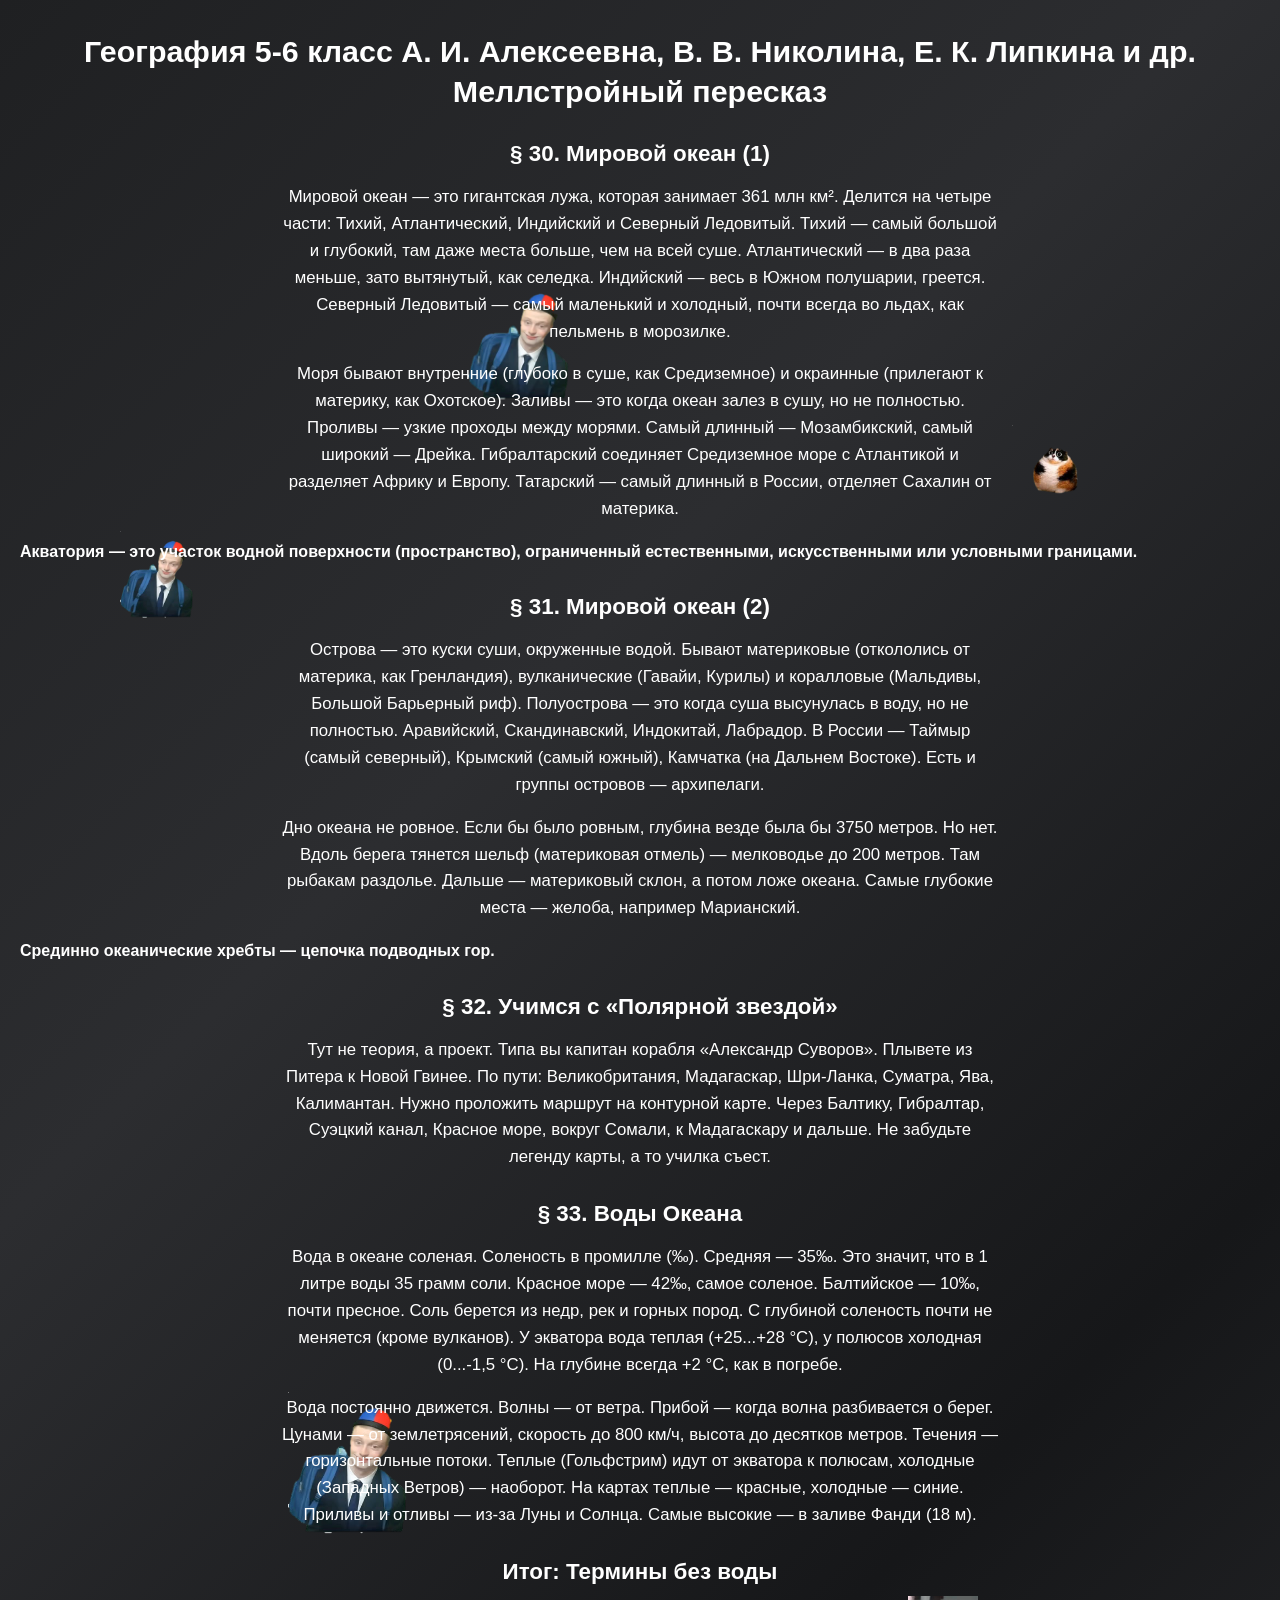
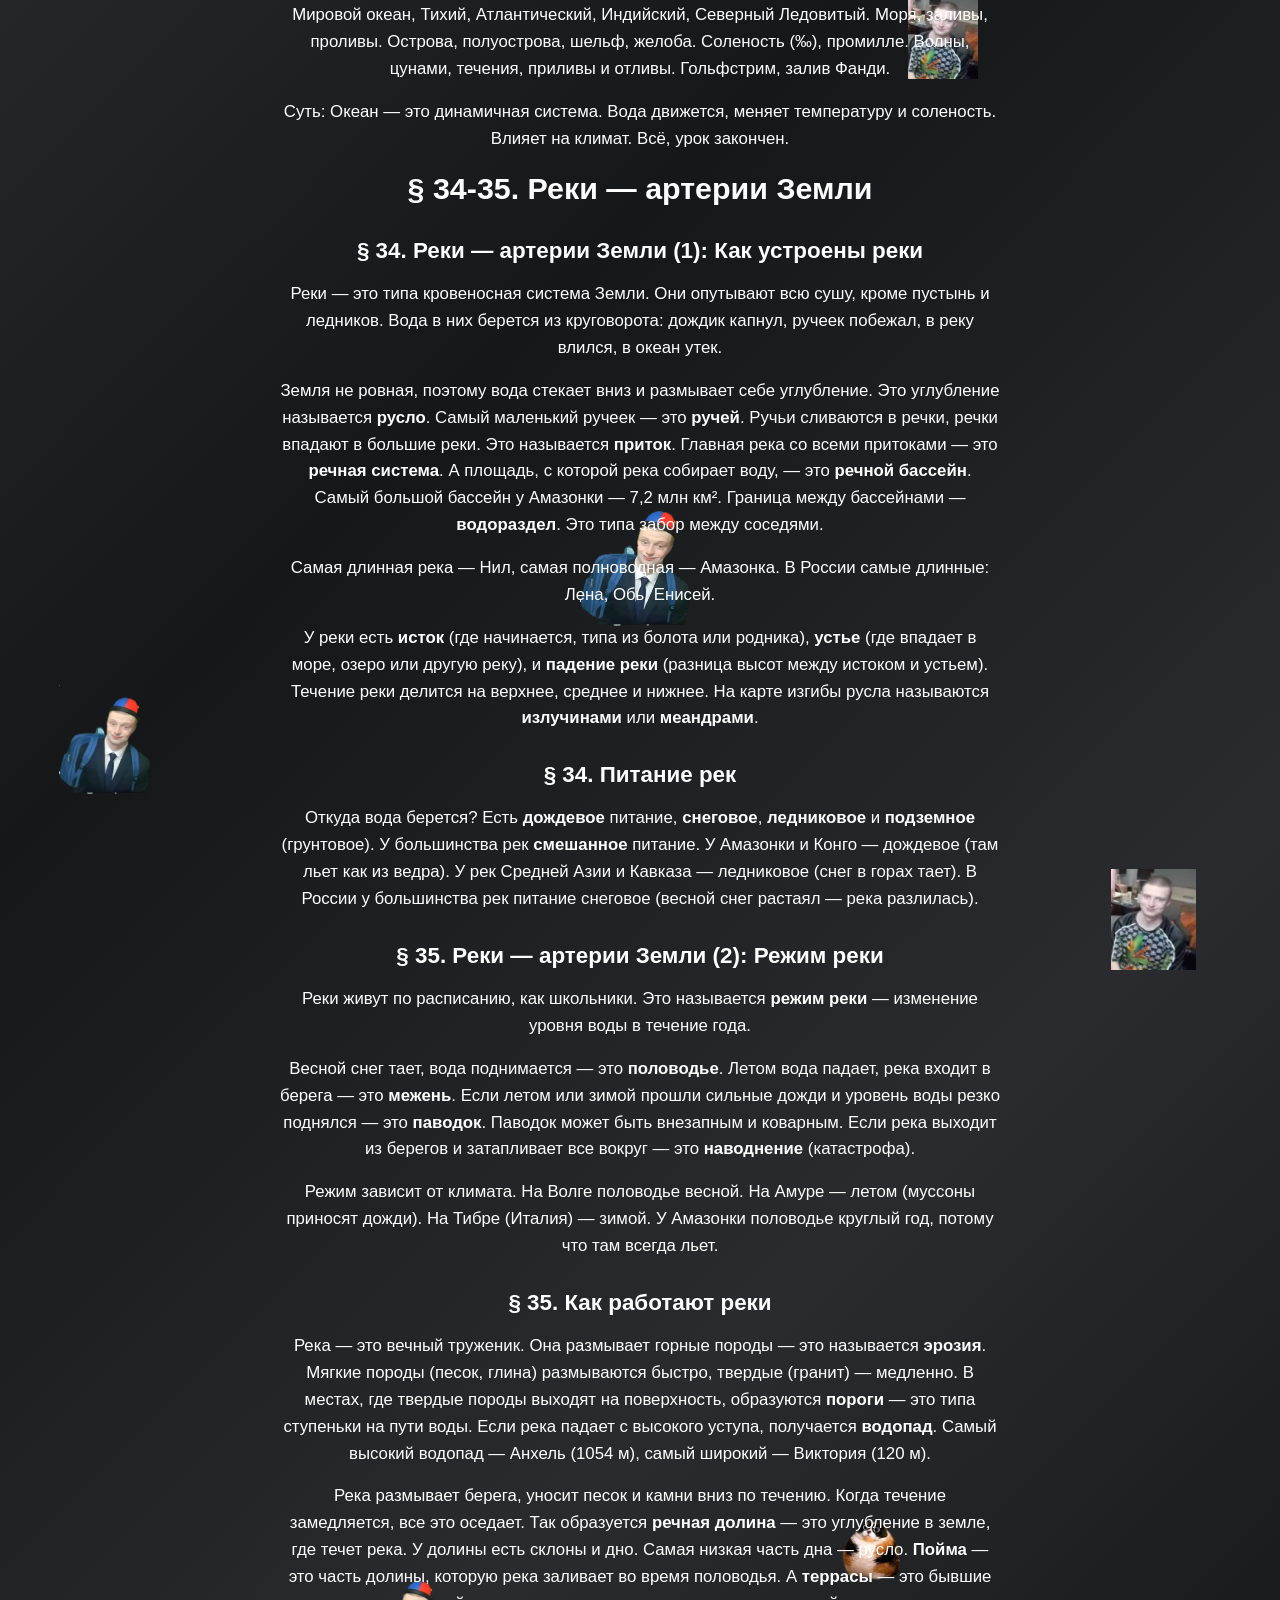
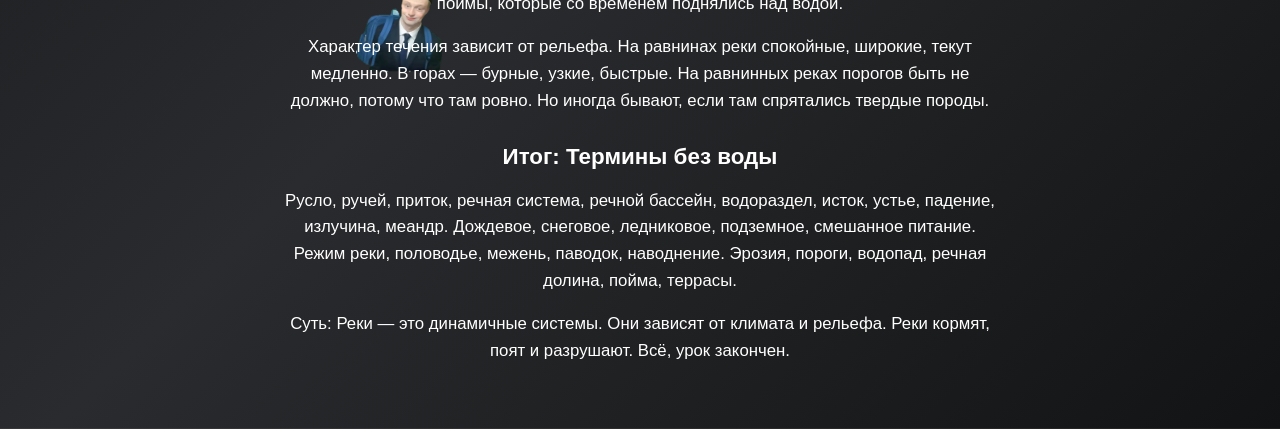
<file: geography.html>
<!DOCTYPE html>
<html lang="ru">
<head>
  <meta charset="UTF-8">
  <meta http-equiv="X-UA-Compatible" content="IE=Edge">
  <meta name="viewport" content="width=device-width, initial-scale=1">
  <title>ValGDZ</title>
  <link rel="stylesheet" href="style.css">
  
  <!-- Yandex.Metrika counter -->
<script type="text/javascript">
    (function(m,e,t,r,i,k,a){
        m[i]=m[i]||function(){(m[i].a=m[i].a||[]).push(arguments)};
        m[i].l=1*new Date();
        for (var j = 0; j < document.scripts.length; j++) {if (document.scripts[j].src === r) { return; }}
        k=e.createElement(t),a=e.getElementsByTagName(t)[0],k.async=1,k.src=r,a.parentNode.insertBefore(k,a)
    })(window, document,'script','https://mc.yandex.ru/metrika/tag.js?id=113657454', 'ym');

    ym(113657454, 'init', {ssr:true, webvisor:true, clickmap:true, ecommerce:"dataLayer", referrer: document.referrer, url: location.href, accurateTrackBounce:true, trackLinks:true});
</script>
<noscript><div><img src="https://mc.yandex.ru/watch/113657454" style="position:absolute; left:-9999px;" alt="" /></div></noscript>
<!-- /Yandex.Metrika counter -->
</head>
<body>

  <h1>География 5-6 класс А. И. Алексеевна, В. В. Николина, Е. К. Липкина и др. Меллстройный пересказ</h1>

  <h2>§ 30. Мировой океан (1)</h2>

  <p>Мировой океан — это гигантская лужа, которая занимает 361 млн км². Делится на четыре части: Тихий, Атлантический, Индийский и Северный Ледовитый. Тихий — самый большой и глубокий, там даже места больше, чем на всей суше. Атлантический — в два раза меньше, зато вытянутый, как селедка. Индийский — весь в Южном полушарии, греется. Северный Ледовитый — самый маленький и холодный, почти всегда во льдах, как пельмень в морозилке.</p>

  <p>Моря бывают внутренние (глубоко в суше, как Средиземное) и окраинные (прилегают к материку, как Охотское). Заливы — это когда океан залез в сушу, но не полностью. Проливы — узкие проходы между морями. Самый длинный — Мозамбикский, самый широкий — Дрейка. Гибралтарский соединяет Средиземное море с Атлантикой и разделяет Африку и Европу. Татарский — самый длинный в России, отделяет Сахалин от материка.</p>
  
  <strong>Акватория — это участок водной поверхности (пространство), ограниченный естественными, искусственными или условными границами.</strong>

  <h2>§ 31. Мировой океан (2)</h2>

  <p>Острова — это куски суши, окруженные водой. Бывают материковые (откололись от материка, как Гренландия), вулканические (Гавайи, Курилы) и коралловые (Мальдивы, Большой Барьерный риф). Полуострова — это когда суша высунулась в воду, но не полностью. Аравийский, Скандинавский, Индокитай, Лабрадор. В России — Таймыр (самый северный), Крымский (самый южный), Камчатка (на Дальнем Востоке). Есть и группы островов — архипелаги.</p>

  <p>Дно океана не ровное. Если бы было ровным, глубина везде была бы 3750 метров. Но нет. Вдоль берега тянется шельф (материковая отмель) — мелководье до 200 метров. Там рыбакам раздолье. Дальше — материковый склон, а потом ложе океана. Самые глубокие места — желоба, например Марианский.</p>
  
  <strong>Срединно океанические хребты — цепочка подводных гор.</strong>

  <h2>§ 32. Учимся с «Полярной звездой»</h2>

  <p>Тут не теория, а проект. Типа вы капитан корабля «Александр Суворов». Плывете из Питера к Новой Гвинее. По пути: Великобритания, Мадагаскар, Шри-Ланка, Суматра, Ява, Калимантан. Нужно проложить маршрут на контурной карте. Через Балтику, Гибралтар, Суэцкий канал, Красное море, вокруг Сомали, к Мадагаскару и дальше. Не забудьте легенду карты, а то училка съест.</p>

  <h2>§ 33. Воды Океана</h2>

  <p>Вода в океане соленая. Соленость в промилле (‰). Средняя — 35‰. Это значит, что в 1 литре воды 35 грамм соли. Красное море — 42‰, самое соленое. Балтийское — 10‰, почти пресное. Соль берется из недр, рек и горных пород. С глубиной соленость почти не меняется (кроме вулканов). У экватора вода теплая (+25...+28 °C), у полюсов холодная (0...-1,5 °C). На глубине всегда +2 °C, как в погребе.</p>

  <p>Вода постоянно движется. Волны — от ветра. Прибой — когда волна разбивается о берег. Цунами — от землетрясений, скорость до 800 км/ч, высота до десятков метров. Течения — горизонтальные потоки. Теплые (Гольфстрим) идут от экватора к полюсам, холодные (Западных Ветров) — наоборот. На картах теплые — красные, холодные — синие. Приливы и отливы — из-за Луны и Солнца. Самые высокие — в заливе Фанди (18 м).</p>

  <h2>Итог: Термины без воды</h2>

  <p>Мировой океан, Тихий, Атлантический, Индийский, Северный Ледовитый. Моря, заливы, проливы. Острова, полуострова, шельф, желоба. Соленость (‰), промилле. Волны, цунами, течения, приливы и отливы. Гольфстрим, залив Фанди.</p>

  <p>Суть: Океан — это динамичная система. Вода движется, меняет температуру и соленость. Влияет на климат. Всё, урок закончен.</p>
  
  <h1>§ 34-35. Реки — артерии Земли</h1>
  
  <h2>§ 34. Реки — артерии Земли (1): Как устроены реки</h2>
  
  <p>Реки — это типа кровеносная система Земли. Они опутывают всю сушу, кроме пустынь и ледников. Вода в них берется из круговорота: дождик капнул, ручеек побежал, в реку влился, в океан утек.</p>
  
  <p>Земля не ровная, поэтому вода стекает вниз и размывает себе углубление. Это углубление называется <strong>русло</strong>. Самый маленький ручеек — это <strong>ручей</strong>. Ручьи сливаются в речки, речки впадают в большие реки. Это называется <strong>приток</strong>. Главная река со всеми притоками — это <strong>речная система</strong>. А площадь, с которой река собирает воду, — это <strong>речной бассейн</strong>. Самый большой бассейн у Амазонки — 7,2 млн км². Граница между бассейнами — <strong>водораздел</strong>. Это типа забор между соседями.</p>
  
  <p>Самая длинная река — Нил, самая полноводная — Амазонка. В России самые длинные: Лена, Обь, Енисей.</p>
  
  <p>У реки есть <strong>исток</strong> (где начинается, типа из болота или родника), <strong>устье</strong> (где впадает в море, озеро или другую реку), и <strong>падение реки</strong> (разница высот между истоком и устьем). Течение реки делится на верхнее, среднее и нижнее. На карте изгибы русла называются <strong>излучинами</strong> или <strong>меандрами</strong>.</p>
  
  <h2>§ 34. Питание рек</h2>
  
  <p>Откуда вода берется? Есть <strong>дождевое</strong> питание, <strong>снеговое</strong>, <strong>ледниковое</strong> и <strong>подземное</strong> (грунтовое). У большинства рек <strong>смешанное</strong> питание. У Амазонки и Конго — дождевое (там льет как из ведра). У рек Средней Азии и Кавказа — ледниковое (снег в горах тает). В России у большинства рек питание снеговое (весной снег растаял — река разлилась).</p>
  
  <h2>§ 35. Реки — артерии Земли (2): Режим реки</h2>
  
  <p>Реки живут по расписанию, как школьники. Это называется <strong>режим реки</strong> — изменение уровня воды в течение года.</p>
  
  <p>Весной снег тает, вода поднимается — это <strong>половодье</strong>. Летом вода падает, река входит в берега — это <strong>межень</strong>. Если летом или зимой прошли сильные дожди и уровень воды резко поднялся — это <strong>паводок</strong>. Паводок может быть внезапным и коварным. Если река выходит из берегов и затапливает все вокруг — это <strong>наводнение</strong> (катастрофа).</p>
  
  <p>Режим зависит от климата. На Волге половодье весной. На Амуре — летом (муссоны приносят дожди). На Тибре (Италия) — зимой. У Амазонки половодье круглый год, потому что там всегда льет.</p>
  
  <h2>§ 35. Как работают реки</h2>
  
  <p>Река — это вечный труженик. Она размывает горные породы — это называется <strong>эрозия</strong>. Мягкие породы (песок, глина) размываются быстро, твердые (гранит) — медленно. В местах, где твердые породы выходят на поверхность, образуются <strong>пороги</strong> — это типа ступеньки на пути воды. Если река падает с высокого уступа, получается <strong>водопад</strong>. Самый высокий водопад — Анхель (1054 м), самый широкий — Виктория (120 м).</p>
  
  <p>Река размывает берега, уносит песок и камни вниз по течению. Когда течение замедляется, все это оседает. Так образуется <strong>речная долина</strong> — это углубление в земле, где течет река. У долины есть склоны и дно. Самая низкая часть дна — русло. <strong>Пойма</strong> — это часть долины, которую река заливает во время половодья. А <strong>террасы</strong> — это бывшие поймы, которые со временем поднялись над водой.</p>
  
  <p>Характер течения зависит от рельефа. На равнинах реки спокойные, широкие, текут медленно. В горах — бурные, узкие, быстрые. На равнинных реках порогов быть не должно, потому что там ровно. Но иногда бывают, если там спрятались твердые породы.</p>
  
  <h2>Итог: Термины без воды</h2>
  
  <p>Русло, ручей, приток, речная система, речной бассейн, водораздел, исток, устье, падение, излучина, меандр. Дождевое, снеговое, ледниковое, подземное, смешанное питание. Режим реки, половодье, межень, паводок, наводнение. Эрозия, пороги, водопад, речная долина, пойма, террасы.</p>
  
  <p>Суть: Реки — это динамичные системы. Они зависят от климата и рельефа. Реки кормят, поят и разрушают. Всё, урок закончен.</p>

  <script src="main.js"></script>
</body>
</html>
</file>
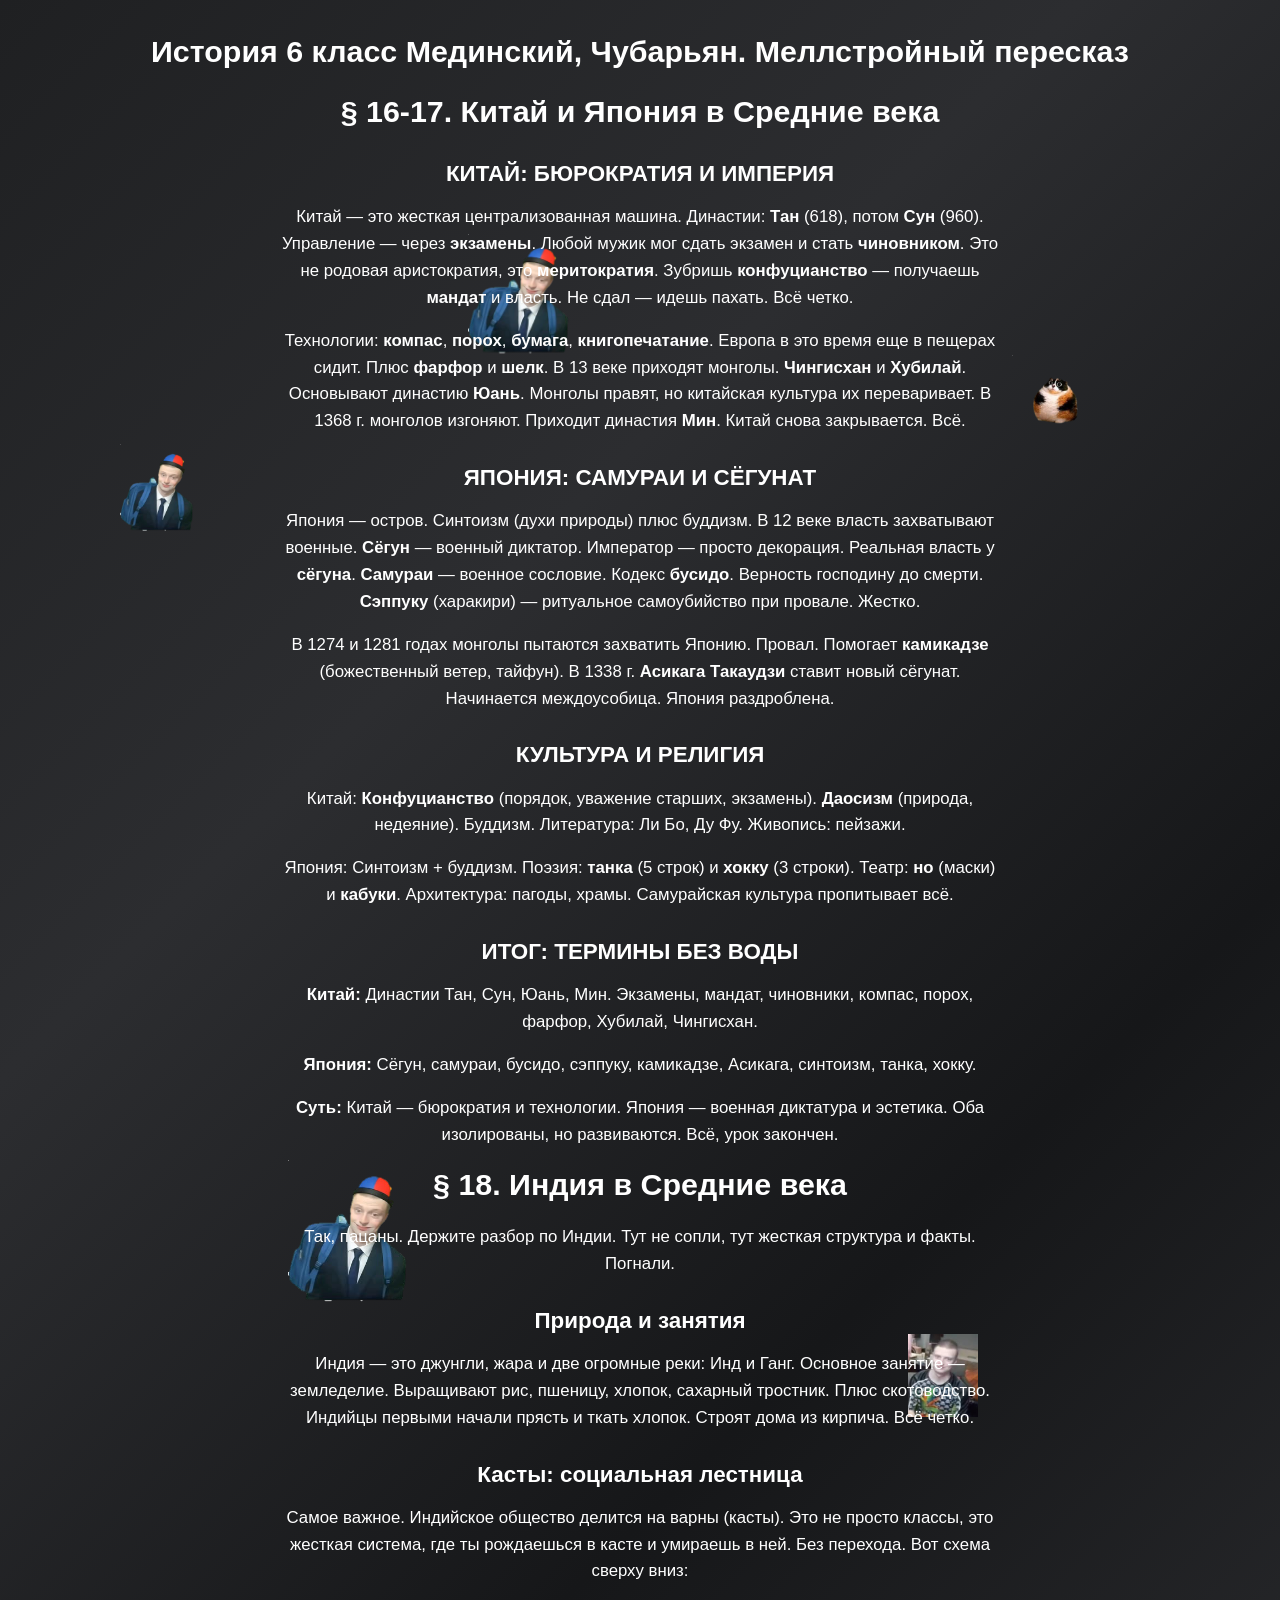
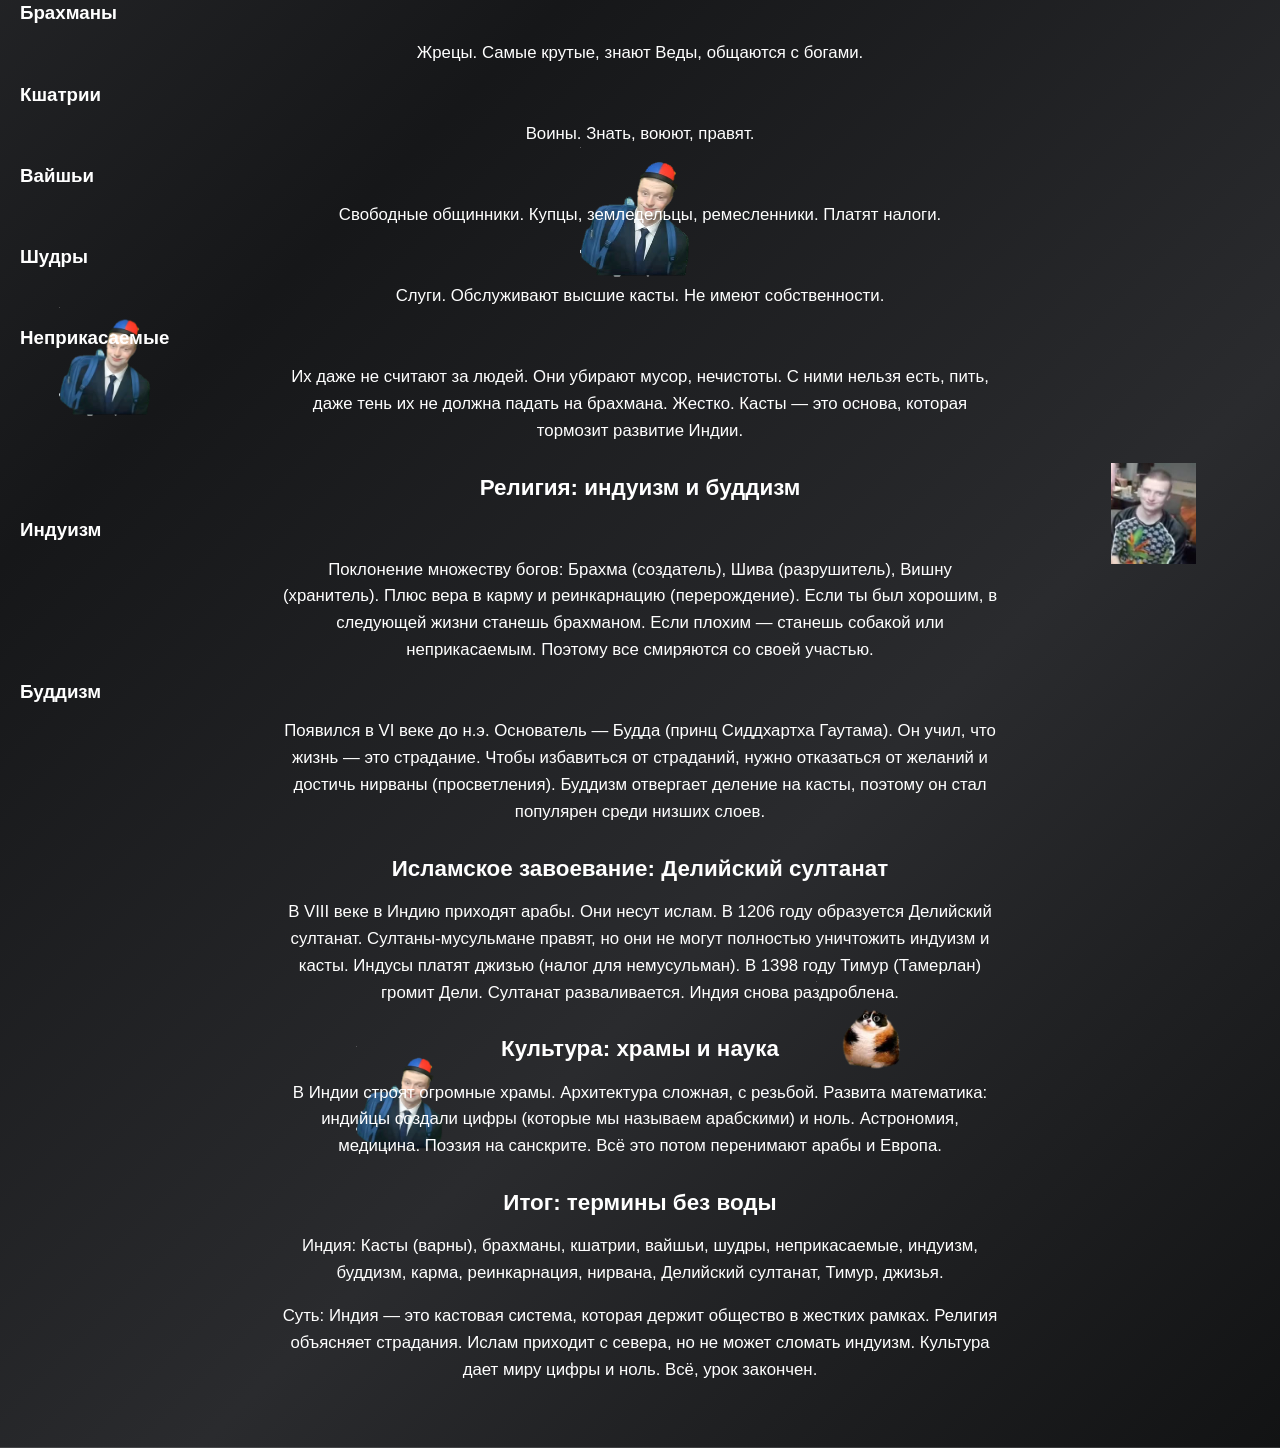
<file: history.html>
<!DOCTYPE html>
<html lang="ru">
<head>
  <meta charset="UTF-8">
  <meta http-equiv="X-UA-Compatible" content="IE=Edge">
  <meta name="viewport" content="width=device-width, initial-scale=1">
  <title>ValGDZ</title>
  <link rel="stylesheet" href="style.css">
  
  <!-- Yandex.Metrika counter -->
<script type="text/javascript">
    (function(m,e,t,r,i,k,a){
        m[i]=m[i]||function(){(m[i].a=m[i].a||[]).push(arguments)};
        m[i].l=1*new Date();
        for (var j = 0; j < document.scripts.length; j++) {if (document.scripts[j].src === r) { return; }}
        k=e.createElement(t),a=e.getElementsByTagName(t)[0],k.async=1,k.src=r,a.parentNode.insertBefore(k,a)
    })(window, document,'script','https://mc.yandex.ru/metrika/tag.js?id=113657454', 'ym');

    ym(113657454, 'init', {ssr:true, webvisor:true, clickmap:true, ecommerce:"dataLayer", referrer: document.referrer, url: location.href, accurateTrackBounce:true, trackLinks:true});
</script>
<noscript><div><img src="https://mc.yandex.ru/watch/113657454" style="position:absolute; left:-9999px;" alt="" /></div></noscript>
<!-- /Yandex.Metrika counter -->
</head>
<body>

  <h1>История 6 класс Мединский, Чубарьян. Меллстройный пересказ</h1>
  <h1>§ 16-17. Китай и Япония в Средние века</h1>

  <h2>КИТАЙ: БЮРОКРАТИЯ И ИМПЕРИЯ</h2>
  
  <p>Китай — это жесткая централизованная машина. Династии: <strong>Тан</strong> (618), потом <strong>Сун</strong> (960). Управление — через <strong>экзамены</strong>. Любой мужик мог сдать экзамен и стать <strong>чиновником</strong>. Это не родовая аристократия, это <strong>меритократия</strong>. Зубришь <strong>конфуцианство</strong> — получаешь <strong>мандат</strong> и власть. Не сдал — идешь пахать. Всё четко.</p>
  
  <p>Технологии: <strong>компас</strong>, <strong>порох</strong>, <strong>бумага</strong>, <strong>книгопечатание</strong>. Европа в это время еще в пещерах сидит. Плюс <strong>фарфор</strong> и <strong>шелк</strong>. В 13 веке приходят монголы. <strong>Чингисхан</strong> и <strong>Хубилай</strong>. Основывают династию <strong>Юань</strong>. Монголы правят, но китайская культура их переваривает. В 1368 г. монголов изгоняют. Приходит династия <strong>Мин</strong>. Китай снова закрывается. Всё.</p>

  <h2>ЯПОНИЯ: САМУРАИ И СЁГУНАТ</h2>
  
  <p>Япония — остров. Синтоизм (духи природы) плюс буддизм. В 12 веке власть захватывают военные. <strong>Сёгун</strong> — военный диктатор. Император — просто декорация. Реальная власть у <strong>сёгуна</strong>. <strong>Самураи</strong> — военное сословие. Кодекс <strong>бусидо</strong>. Верность господину до смерти. <strong>Сэппуку</strong> (харакири) — ритуальное самоубийство при провале. Жестко.</p>
  
  <p>В 1274 и 1281 годах монголы пытаются захватить Японию. Провал. Помогает <strong>камикадзе</strong> (божественный ветер, тайфун). В 1338 г. <strong>Асикага Такаудзи</strong> ставит новый сёгунат. Начинается междоусобица. Япония раздроблена.</p>

  <h2>КУЛЬТУРА И РЕЛИГИЯ</h2>
  
  <p>Китай: <strong>Конфуцианство</strong> (порядок, уважение старших, экзамены). <strong>Даосизм</strong> (природа, недеяние). Буддизм. Литература: Ли Бо, Ду Фу. Живопись: пейзажи.</p>
  
  <p>Япония: Синтоизм + буддизм. Поэзия: <strong>танка</strong> (5 строк) и <strong>хокку</strong> (3 строки). Театр: <strong>но</strong> (маски) и <strong>кабуки</strong>. Архитектура: пагоды, храмы. Самурайская культура пропитывает всё.</p>

  <h2>ИТОГ: ТЕРМИНЫ БЕЗ ВОДЫ</h2>
  
  <p><strong>Китай:</strong> Династии Тан, Сун, Юань, Мин. Экзамены, мандат, чиновники, компас, порох, фарфор, Хубилай, Чингисхан.</p>
  
  <p><strong>Япония:</strong> Сёгун, самураи, бусидо, сэппуку, камикадзе, Асикага, синтоизм, танка, хокку.</p>
  
  <p><strong>Суть:</strong> Китай — бюрократия и технологии. Япония — военная диктатура и эстетика. Оба изолированы, но развиваются. Всё, урок закончен.</p>
  
  <h1>§ 18. Индия в Средние века</h1>
  
  <p>Так, пацаны. Держите разбор по Индии. Тут не сопли, тут жесткая структура и факты. Погнали.</p>
  
  <h2>Природа и занятия</h2>
  
  <p>Индия — это джунгли, жара и две огромные реки: Инд и Ганг. Основное занятие — земледелие. Выращивают рис, пшеницу, хлопок, сахарный тростник. Плюс скотоводство. Индийцы первыми начали прясть и ткать хлопок. Строят дома из кирпича. Всё четко.</p>
  
  <h2>Касты: социальная лестница</h2>
  
  <p>Самое важное. Индийское общество делится на варны (касты). Это не просто классы, это жесткая система, где ты рождаешься в касте и умираешь в ней. Без перехода. Вот схема сверху вниз:</p>
  
  <h3>Брахманы</h3>
  <p>Жрецы. Самые крутые, знают Веды, общаются с богами.</p>
  
  <h3>Кшатрии</h3>
  <p>Воины. Знать, воюют, правят.</p>
  
  <h3>Вайшьи</h3>
  <p>Свободные общинники. Купцы, земледельцы, ремесленники. Платят налоги.</p>
  
  <h3>Шудры</h3>
  <p>Слуги. Обслуживают высшие касты. Не имеют собственности.</p>
  
  <h3>Неприкасаемые</h3>
  <p>Их даже не считают за людей. Они убирают мусор, нечистоты. С ними нельзя есть, пить, даже тень их не должна падать на брахмана. Жестко. Касты — это основа, которая тормозит развитие Индии.</p>
  
  <h2>Религия: индуизм и буддизм</h2>
  
  <h3>Индуизм</h3>
  <p>Поклонение множеству богов: Брахма (создатель), Шива (разрушитель), Вишну (хранитель). Плюс вера в карму и реинкарнацию (перерождение). Если ты был хорошим, в следующей жизни станешь брахманом. Если плохим — станешь собакой или неприкасаемым. Поэтому все смиряются со своей участью.</p>
  
  <h3>Буддизм</h3>
  <p>Появился в VI веке до н.э. Основатель — Будда (принц Сиддхартха Гаутама). Он учил, что жизнь — это страдание. Чтобы избавиться от страданий, нужно отказаться от желаний и достичь нирваны (просветления). Буддизм отвергает деление на касты, поэтому он стал популярен среди низших слоев.</p>
  
  <h2>Исламское завоевание: Делийский султанат</h2>
  
  <p>В VIII веке в Индию приходят арабы. Они несут ислам. В 1206 году образуется Делийский султанат. Султаны-мусульмане правят, но они не могут полностью уничтожить индуизм и касты. Индусы платят джизью (налог для немусульман). В 1398 году Тимур (Тамерлан) громит Дели. Султанат разваливается. Индия снова раздроблена.</p>
  
  <h2>Культура: храмы и наука</h2>
  
  <p>В Индии строят огромные храмы. Архитектура сложная, с резьбой. Развита математика: индийцы создали цифры (которые мы называем арабскими) и ноль. Астрономия, медицина. Поэзия на санскрите. Всё это потом перенимают арабы и Европа.</p>
  
  <h2>Итог: термины без воды</h2>
  
  <p>Индия: Касты (варны), брахманы, кшатрии, вайшьи, шудры, неприкасаемые, индуизм, буддизм, карма, реинкарнация, нирвана, Делийский султанат, Тимур, джизья.</p>
  
  <p>Суть: Индия — это кастовая система, которая держит общество в жестких рамках. Религия объясняет страдания. Ислам приходит с севера, но не может сломать индуизм. Культура дает миру цифры и ноль. Всё, урок закончен.</p>

  <script src="main.js"></script>
</body>
</html>
</file>
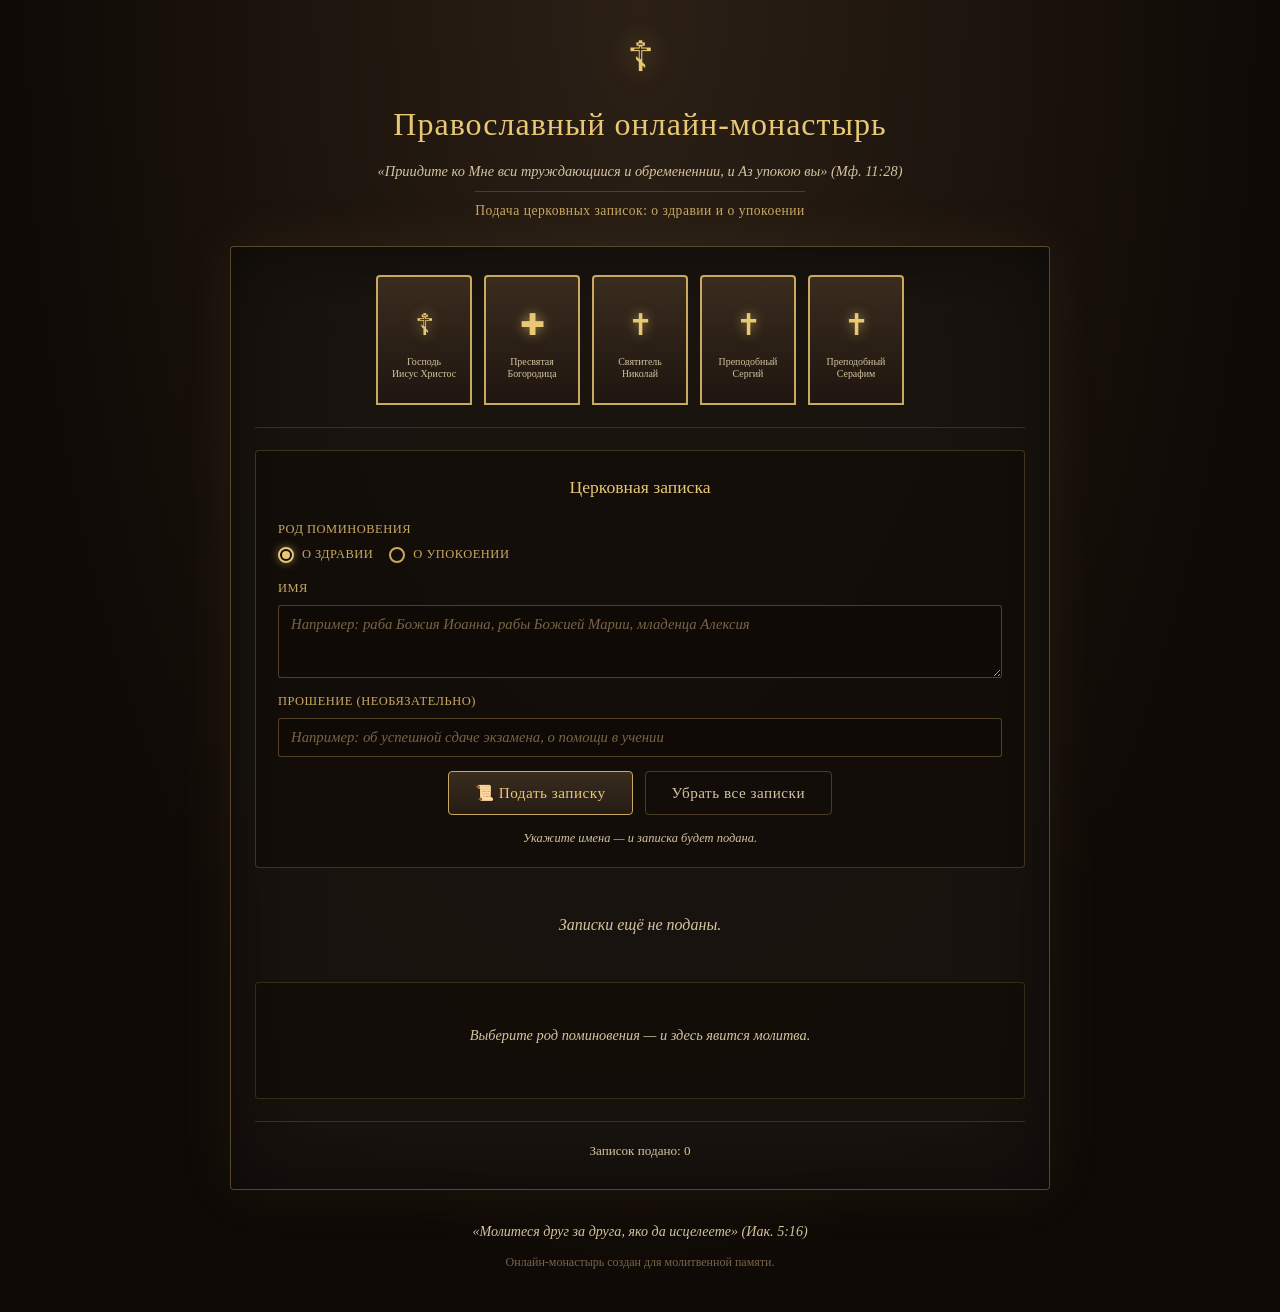
<file: monastery.html>
<!DOCTYPE html>
<html lang="ru">
<head>
<meta charset="UTF-8">
<meta name="viewport" content="width=device-width, initial-scale=1.0">
<title>Православный онлайн-монастырь — Подача записок — От ValGDZ</title>
<link rel="stylesheet" href="monastery.css">

<!-- Yandex.Metrika counter -->
<script type="text/javascript">
    (function(m,e,t,r,i,k,a){
        m[i]=m[i]||function(){(m[i].a=m[i].a||[]).push(arguments)};
        m[i].l=1*new Date();
        for (var j = 0; j < document.scripts.length; j++) {if (document.scripts[j].src === r) { return; }}
        k=e.createElement(t),a=e.getElementsByTagName(t)[0],k.async=1,k.src=r,a.parentNode.insertBefore(k,a)
    })(window, document,'script','https://mc.yandex.ru/metrika/tag.js?id=113657454', 'ym');

    ym(113657454, 'init', {ssr:true, webvisor:true, clickmap:true, ecommerce:"dataLayer", referrer: document.referrer, url: location.href, accurateTrackBounce:true, trackLinks:true});
</script>
<noscript><div><img src="https://mc.yandex.ru/watch/113657454" style="position:absolute; left:-9999px;" alt="" /></div></noscript>
<!-- /Yandex.Metrika counter -->
</head>
<body>

<header class="monastery-header">
  <div class="cross">☦</div>
  <h1>Православный онлайн-монастырь</h1>
  <p class="subtitle">«Приидите ко Мне вси труждающиися и обремененнии, и Аз упокою вы» (Мф. 11:28)</p>
  <p class="dedication">Подача церковных записок: о здравии и о упокоении</p>
</header>

<main class="monastery">

  <!-- Иконостас -->
  <section class="iconostasis">
    <div class="icon" data-saint="Господа Иисуса Христа" data-name="Господь Иисус Христос">
      <div class="icon-img">☦</div>
      <span>Господь<br>Иисус Христос</span>
    </div>
    <div class="icon" data-saint="Пресвятой Богородицы" data-name="Пресвятая Богородица">
      <div class="icon-img">✚</div>
      <span>Пресвятая<br>Богородица</span>
    </div>
    <div class="icon" data-saint="святителя Николая Чудотворца" data-name="Святитель Николай">
      <div class="icon-img">✝</div>
      <span>Святитель<br>Николай</span>
    </div>
    <div class="icon" data-saint="преподобного Сергия Радонежского" data-name="Преподобный Сергий">
      <div class="icon-img">✝</div>
      <span>Преподобный<br>Сергий</span>
    </div>
    <div class="icon" data-saint="преподобного Серафима Саровского" data-name="Преподобный Серафим">
      <div class="icon-img">✝</div>
      <span>Преподобный<br>Серафим</span>
    </div>
  </section>

  <!-- Форма записки -->
  <section class="note-form">
    <h2>Церковная записка</h2>

    <!-- Род поминовения -->
    <div class="form-row">
      <div class="form-group grow">
        <label>Род поминовения</label>
        <div class="radio-group">
          <label class="radio-label">
            <input type="radio" name="noteType" value="health" checked>
            <span>О здравии</span>
          </label>
          <label class="radio-label">
            <input type="radio" name="noteType" value="repose">
            <span>О упокоении</span>
          </label>
        </div>
      </div>
    </div>

    <!-- Имена -->
    <div class="form-row">
      <div class="form-group grow">
        <label for="noteNames">Имя</label>
        <textarea id="noteNames" rows="3" maxlength="400" placeholder="Например: раба Божия Иоанна, рабы Божией Марии, младенца Алексия" autocomplete="off"></textarea>
       
      </div>
    </div>

    <!-- Прошение -->
    <div class="form-row">
      <div class="form-group grow">
        <label for="notePetition">Прошение (необязательно)</label>
        <input type="text" id="notePetition" placeholder="Например: об успешной сдаче экзамена, о помощи в учении" maxlength="120" autocomplete="off">
      </div>
    </div>

    <div class="note-actions">
      <button id="submitNoteBtn" class="main-btn">📜 Подать записку</button>
      <button id="resetBtn" class="secondary-btn">Убрать все записки</button>
    </div>

    <p class="note-hint" id="noteHint">Укажите имена — и записка будет подана.</p>
  </section>

  <!-- Список поданных записок -->
  <section class="notes-list" id="notesList">
    <p class="placeholder">Записки ещё не поданы.</p>
  </section>

  <!-- Молитва -->
  <section class="prayer-text" id="prayerText">
    <p class="placeholder">Выберите род поминовения — и здесь явится молитва.</p>
  </section>

  <!-- Управление -->
  <section class="stats">
    <span>Записок подано: <b id="noteCount">0</b></span>
  </section>

</main>

<footer class="monastery-footer">
  <p>«Молитеся друг за друга, яко да исцелеете» (Иак. 5:16)</p>
  <p class="small">Онлайн-монастырь создан для молитвенной памяти.</p>
</footer>

<script src="monastery.js"></script>
</body>
</html>
</file>
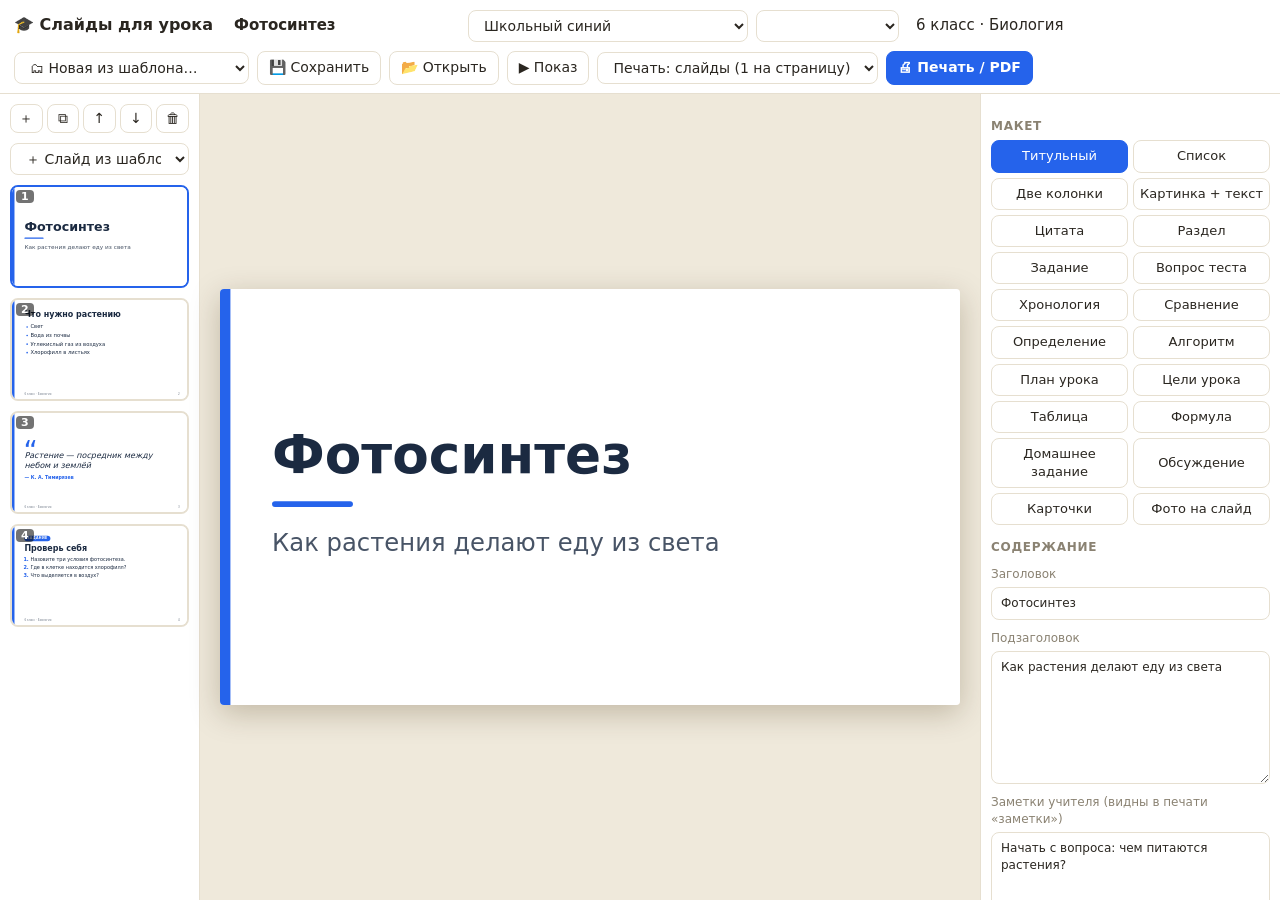
<file: teacher-slides.html>
<!DOCTYPE html>
<html lang="ru">
<head>
<meta charset="utf-8">
<meta name="viewport" content="width=device-width,initial-scale=1">
<title>ValGDZ. teacher-slides</title>
<style id="ps"></style>
<style>
*{box-sizing:border-box;-webkit-print-color-adjust:exact;print-color-adjust:exact}
:root{--ui:#fdfaf4;--pn:#fff;--ln:#e6dfd0;--tx:#2a2620;--mu:#8a8272;--ac:#2563eb}
body{margin:0;font:14px/1.4 system-ui,-apple-system,"Segoe UI",sans-serif;color:var(--tx);background:var(--ui)}
#app{display:grid;grid-template-rows:auto 1fr;height:100vh}
header{display:flex;flex-wrap:wrap;gap:8px;align-items:center;padding:8px 14px;background:var(--pn);border-bottom:1px solid var(--ln)}
header b{font-size:16px;margin-right:4px}
header input.t{font-size:15px;font-weight:600;border:1px solid transparent;border-radius:8px;padding:6px 8px;min-width:200px;background:transparent}
header input.t:hover,header input.t:focus{border-color:var(--ln);background:#fff;outline:0}
.sp{flex:1}
button,select,input,textarea{font:inherit;color:inherit}
button,select{border:1px solid var(--ln);background:#fff;border-radius:8px;padding:6px 11px;cursor:pointer}
button:hover{border-color:var(--ac)}
button.p{background:var(--ac);border-color:var(--ac);color:#fff;font-weight:600}
main{display:grid;grid-template-columns:200px 1fr 300px;min-height:0}
aside{background:var(--pn);overflow:auto;padding:10px}
#list{border-right:1px solid var(--ln)}
#right{border-left:1px solid var(--ln)}
.th{position:relative;margin-bottom:10px;border:2px solid var(--ln);border-radius:8px;cursor:pointer;overflow:hidden;background:#fff}
.th.on{border-color:var(--ac)}
.th i{position:absolute;left:4px;top:3px;font:600 11px system-ui;background:rgba(0,0,0,.55);color:#fff;border-radius:4px;padding:0 5px;z-index:2}
.tb{display:flex;gap:4px;margin-bottom:10px;flex-wrap:wrap}
.tb button{padding:4px 8px;flex:1}
#stage{display:flex;align-items:center;justify-content:center;padding:20px;min-width:0;background:#efe9db}
#stage>div{box-shadow:0 8px 30px rgba(60,40,0,.25);border-radius:4px;overflow:hidden}
h4{margin:14px 0 6px;font-size:12px;text-transform:uppercase;letter-spacing:.06em;color:var(--mu)}
#lay{display:grid;grid-template-columns:1fr 1fr;gap:5px}
#lay button{padding:6px 4px;font-size:13px}
#lay button.on{background:var(--ac);color:#fff;border-color:var(--ac)}
label{display:block;margin:10px 0 0;font-size:12px;color:var(--mu)}
label input:not([type=file]),label textarea{display:block;width:100%;margin-top:4px;border:1px solid var(--ln);border-radius:8px;padding:7px 9px;color:var(--tx);background:#fff;resize:vertical}
.row{display:flex;gap:6px}.row>*{flex:1}
/* ===== slide ===== */
.sl{width:1280px;height:720px;position:relative;background:var(--bg);color:var(--fg);font-family:var(--ff);overflow:hidden;padding:70px 90px 80px;display:flex;flex-direction:column}
.sl:before{content:"";position:absolute;left:0;top:0;bottom:0;width:18px;background:var(--ac)}
.sl h2{font-size:58px;margin:0 0 34px;line-height:1.1}
.sl ul,.sl ol{margin:0;padding-left:44px;line-height:1.38}
.sl li{margin-bottom:10px}.sl li::marker{color:var(--ac);font-weight:700}
.sl .ft{position:absolute;left:90px;right:60px;bottom:24px;display:flex;justify-content:space-between;font-size:20px;opacity:.6}
.L-title{justify-content:center}
.L-title h1{font-size:92px;line-height:1.05;margin:0 0 30px}
.L-title .bar{width:140px;height:10px;background:var(--ac);border-radius:5px;margin-bottom:34px}
.L-title p{font-size:42px;margin:0;opacity:.8}
.cols{display:grid;grid-template-columns:1fr 1fr;gap:50px;flex:1;min-height:0}
.cols>div{background:var(--sf);border-radius:22px;padding:26px 30px;overflow:hidden}
.im{display:grid;grid-template-columns:1fr 1fr;gap:50px;flex:1;min-height:0;align-items:center}
.im .pic{height:100%;border-radius:22px;background:var(--sf) center/cover no-repeat;display:flex;align-items:center;justify-content:center;font-size:30px;opacity:.9}
.L-quote{justify-content:center}
.L-quote blockquote{margin:0;font-size:58px;line-height:1.25;font-style:italic;position:relative;padding-top:50px}
.L-quote blockquote:before{content:"“";position:absolute;top:-40px;left:-6px;font-size:200px;color:var(--ac);line-height:1;font-style:normal}
.L-quote cite{display:block;margin-top:30px;font-size:34px;color:var(--ac);font-style:normal;font-weight:700}
.L-section{background:var(--ac)!important;color:#fff!important;justify-content:center}
.L-section:before{display:none}
.L-section h1{font-size:110px;margin:0 0 20px;line-height:1.05}
.L-section p{font-size:42px;margin:0;opacity:.85}
.badge{align-self:flex-start;background:var(--ac);color:#fff;font:700 24px system-ui;letter-spacing:.1em;padding:6px 20px;border-radius:30px;margin-bottom:18px}
.ans{margin-top:auto;height:150px;background:repeating-linear-gradient(transparent 0 49px,color-mix(in srgb,var(--fg) 30%,transparent) 49px 51px)}

.sl h3{font-size:40px;margin:0 0 16px;color:var(--ac)}
.opts{display:grid;grid-template-columns:1fr 1fr;gap:22px;flex:1;min-height:0}
.opts>div{background:var(--sf);border-radius:18px;padding:22px 26px;font-size:34px;display:flex;align-items:center;gap:20px}
.opts b,.plan li:before,.cdg i{background:var(--ac);color:var(--bg);width:56px;height:56px;border-radius:50%;display:flex;align-items:center;justify-content:center;flex:none;font:700 30px system-ui;font-style:normal}
.tl{display:flex;gap:16px;position:relative;margin-top:70px}
.tl:before{content:"";position:absolute;left:0;right:0;top:14px;height:6px;background:var(--ac);border-radius:3px}
.tl>div{flex:1;position:relative;padding-top:56px}
.tl>div:before{content:"";position:absolute;top:0;left:0;width:34px;height:34px;border-radius:50%;background:var(--bg);border:8px solid var(--ac)}
.tl b{display:block;font-size:42px;color:var(--ac);margin-bottom:8px}.tl span{display:block;font-size:28px;line-height:1.3}
.L-definition,.L-discuss{justify-content:center}
.term{font-size:88px;line-height:1;margin:0 0 24px;color:var(--ac);font-weight:800}
.def{font-size:44px;line-height:1.3;margin-bottom:30px}
.ex{font-size:32px;background:var(--sf);border-radius:18px;padding:22px 28px;border-left:10px solid var(--ac)}
.cdg{display:grid;grid-template-columns:repeat(auto-fit,minmax(240px,1fr));gap:26px;flex:1;min-height:0}
.cdg>div{background:var(--sf);border-top:10px solid var(--ac);border-radius:18px;padding:28px;font-size:32px;line-height:1.3}
.cdg i{margin-bottom:16px}
.plan{list-style:none;padding:0!important}
.plan li{display:flex;align-items:center;gap:24px;margin-bottom:18px}
.plan{counter-reset:n}.plan li{counter-increment:n}.plan li:before{content:counter(n)}
.plan.goals li:before{content:"✓"}
table{width:100%;border-collapse:collapse;font-size:32px}
th{background:var(--ac);color:var(--bg);text-align:left}
td,th{padding:14px 20px;border:2px solid var(--sf)}tr:nth-child(even) td{background:var(--sf)}
.fm{font:italic 84px Georgia,serif;text-align:center;background:var(--sf);border-radius:24px;padding:46px 30px;margin-bottom:30px}
.hw li::marker{content:"☐  ";color:var(--ac)}
.big{font-size:68px;line-height:1.2;font-weight:700}
.L-photo{padding:0}.L-photo:before{display:none}
.full{position:absolute;inset:0;background:var(--sf) center/cover no-repeat;display:flex;align-items:center;justify-content:center;font-size:36px}
.cap{position:absolute;left:0;right:0;bottom:0;padding:70px 70px 34px;background:linear-gradient(transparent,rgba(0,0,0,.78));color:#fff;font-size:50px;font-weight:700}
/* ===== present ===== */
#pres{display:none;position:fixed;inset:0;background:#000;z-index:99;align-items:center;justify-content:center;cursor:pointer}
#pres.on{display:flex}
#pres small{position:fixed;bottom:10px;right:14px;color:#888;font:12px system-ui}
/* ===== print ===== */
#pr{display:none}
.pg{break-after:page;overflow:hidden}.pg:last-child{break-after:auto}
.hp{display:grid;grid-template-columns:1fr 1fr;gap:18px 24px;height:1050px;align-content:start}
.hp .c{border:1px solid #bbb;padding:6px;font:12px system-ui;color:#000;background:#fff}
.hp .ln{height:44px;background:repeating-linear-gradient(transparent 0 21px,#aaa 21px 22px)}
.np{display:grid;grid-template-columns:400px 1fr;gap:20px;margin-bottom:26px;align-items:start;color:#000;font:14px/1.5 system-ui}
.np .sh{border:1px solid #aaa}.np .nt{min-height:225px;white-space:pre-wrap;background:repeating-linear-gradient(transparent 0 26px,#bbb 26px 27px);line-height:27px}
@media print{#app,#pres{display:none!important}#pr{display:block}body{background:#fff}}
@media(max-width:900px){main{grid-template-columns:1fr}#list,#right{max-height:30vh;border:0}}
</style>
</head>
<body>
<div id="app">
 <header>
  <b>🎓 Слайды для урока</b>
  <input class="t" id="title" placeholder="Название презентации">
  <select id="th" title="Тема оформления"></select>
  <select id="ff" title="Шрифт"><option>Без засечек</option><option>С засечками</option><option>Скруглённый</option></select>
  <input class="t" id="foot" placeholder="Подпись (напр. 7Б · Физика)" style="min-width:150px;font-weight:400">
  <span class="sp"></span>
  <select id="dk" title="Новая презентация из шаблона"></select><button id="bsave">💾 Сохранить</button><button id="bopen">📂 Открыть</button>
  <button id="bshow">▶ Показ</button>
  <select id="pm"><option value="s">Печать: слайды (1 на страницу)</option><option value="h">Печать: раздатка (6 на А4)</option><option value="n">Печать: заметки (3 на А4)</option></select>
  <button class="p" id="bprint">🖨 Печать / PDF</button>
  <input type="file" id="fo" accept=".json" hidden>
 </header>
 <main>
  <aside id="list"><div class="tb"><button id="badd" title="Добавить">＋</button><button id="bdup" title="Дублировать">⧉</button><button id="bup" title="Выше">↑</button><button id="bdn" title="Ниже">↓</button><button id="bdel" title="Удалить">🗑</button></div><select id="pt" style="width:100%;margin-bottom:10px" title="Добавить слайд из шаблона"></select><div id="th-l"></div></aside>
  <div id="stage"><div id="box"></div></div>
  <aside id="right"><h4>Макет</h4><div id="lay"></div><h4>Содержание</h4><div id="f"></div></aside>
 </main>
</div>
<div id="pres"><small>← → листать · Esc выход</small></div>
<div id="pr"></div>
<script>
const $=s=>document.querySelector(s),KEY='teacher-slides-v1';
const TH=[
 {n:'Школьный синий',bg:'#ffffff',fg:'#1b2a41',ac:'#2563eb',sf:'#e8f0fe'},
 {n:'Тёплая бумага',bg:'#fbf5e9',fg:'#3b2f2f',ac:'#c2410c',sf:'#f6e7cc'},
 {n:'Зелёная доска',bg:'#1f3d2f',fg:'#f4f1e8',ac:'#f5c84b',sf:'#2b5442'},
 {n:'Тёмная',bg:'#14161c',fg:'#eef0f5',ac:'#7dd3fc',sf:'#222634'},
 {n:'Сирень',bg:'#faf7ff',fg:'#2e1f4d',ac:'#7c3aed',sf:'#ece3fb'},
 {n:'Мята',bg:'#f0fbf8',fg:'#12332e',ac:'#0d9488',sf:'#d3f2ec'},
 {n:'Чёрно-белая (экономия тонера)',bg:'#ffffff',fg:'#111111',ac:'#444444',sf:'#eeeeee'}];
const FF=['system-ui,"Segoe UI",Arial,sans-serif','Georgia,"Times New Roman",serif','"Trebuchet MS","Segoe UI",sans-serif'];
const L={title:'Титульный',bullets:'Список',two:'Две колонки',image:'Картинка + текст',quote:'Цитата',section:'Раздел',task:'Задание',quiz:'Вопрос теста',timeline:'Хронология',compare:'Сравнение',definition:'Определение',steps:'Алгоритм',plan:'План урока',goals:'Цели урока',table:'Таблица',formula:'Формула',homework:'Домашнее задание',discuss:'Обсуждение',cards:'Карточки',photo:'Фото на слайд'};
let D=load(),pi=0;
function demo(){return{t:'Фотосинтез',th:0,ff:0,foot:'6 класс · Биология',cur:0,s:[
 {layout:'title',title:'Фотосинтез',body:'Как растения делают еду из света',notes:'Начать с вопроса: чем питаются растения?'},
 {layout:'bullets',title:'Что нужно растению',body:'Свет\nВода из почвы\nУглекислый газ из воздуха\nХлорофилл в листьях',notes:''},
 {layout:'quote',title:'К. А. Тимирязев',body:'Растение — посредник между небом и землёй',notes:''},
 {layout:'task',title:'Проверь себя',body:'Назовите три условия фотосинтеза.\nГде в клетке находится хлорофилл?\nЧто выделяется в воздух?',notes:'Ответы: свет, вода, CO₂; хлоропласты; кислород.'}]}}
function load(){try{const d=JSON.parse(localStorage.getItem(KEY));if(d&&d.s&&d.s.length)return d}catch(e){}return demo()}
let st;function save(){clearTimeout(st);st=setTimeout(()=>{try{localStorage.setItem(KEY,JSON.stringify(D))}catch(e){}},400)}
const esc=t=>String(t||'').replace(/[&<>"]/g,c=>({'&':'&amp;','<':'&lt;','>':'&gt;','"':'&quot;'}[c]));
const lines=t=>String(t||'').split('\n').filter(x=>x.trim());
function sl(s,i){
 const t=TH[D.th],a=lines(s.body),b=lines(s.body2),n=a.length;
 const fs=n>7?28:n>5?33:n>3?38:42,li=x=>x.map(v=>`<li>${esc(v)}</li>`).join('');
 let h='';
 switch(s.layout){
  case'title':h=`<h1>${esc(s.title)}</h1><div class=bar></div><p>${a.map(esc).join('<br>')}</p>`;break;
  case'bullets':h=`<h2>${esc(s.title)}</h2><ul style="font-size:${fs}px">${li(a)}</ul>`;break;
  case'two':h=`<h2>${esc(s.title)}</h2><div class=cols><div><ul style="font-size:${Math.min(fs,36)}px;padding-left:30px">${li(a)}</ul></div><div><ul style="font-size:${Math.min(fs,36)}px;padding-left:30px">${li(b)}</ul></div></div>`;break;
  case'image':h=`<h2>${esc(s.title)}</h2><div class=im><div class=pic style="${s.img?`background-image:url(${s.img})`:''}">${s.img?'':'🖼 Добавьте изображение'}</div><ul style="font-size:${Math.min(fs,36)}px;padding-left:30px">${li(a)}</ul></div>`;break;
  case'quote':h=`<blockquote>${a.map(esc).join('<br>')}<cite>— ${esc(s.title)}</cite></blockquote>`;break;
  case'section':h=`<h1>${esc(s.title)}</h1><p>${a.map(esc).join('<br>')}</p>`;break;
  case'task':h=`<span class=badge>ЗАДАНИЕ</span><h2 style="margin-bottom:24px">${esc(s.title)}</h2><ol style="font-size:${Math.min(fs,36)}px">${li(a)}</ol><div class=ans></div>`;break;
  case'quiz':h=`<span class=badge>ВОПРОС</span><h2 style="margin-bottom:26px">${esc(s.title)}</h2><div class=opts>${a.map((v,k)=>`<div><b>${'АБВГДЕ'[k]}</b>${esc(v)}</div>`).join('')}</div>`;break;
  case'timeline':h=`<h2>${esc(s.title)}</h2><div class=tl>${a.map(v=>{const p=v.split(/\s*[|—]\s*/);return`<div><b>${esc(p[0])}</b><span>${esc(p.slice(1).join(' — '))}</span></div>`}).join('')}</div>`;break;
  case'compare':h=`<h2>${esc(s.title)}</h2><div class=cols><div><h3>${esc(a[0]||'')}</h3><ul style="font-size:34px;padding-left:30px">${li(a.slice(1))}</ul></div><div><h3>${esc(b[0]||'')}</h3><ul style="font-size:34px;padding-left:30px">${li(b.slice(1))}</ul></div></div>`;break;
  case'definition':h=`<span class=badge>ЗАПОМНИ</span><div class=term>${esc(s.title)}</div><div class=def>${esc(a[0]||'')}</div>${a.length>1?`<div class=ex><b>Пример:</b> ${a.slice(1).map(esc).join('<br>')}</div>`:''}`;break;
  case'steps':h=`<h2>${esc(s.title)}</h2><div class=cdg>${a.map((v,k)=>`<div><i>${k+1}</i>${esc(v)}</div>`).join('')}</div>`;break;
  case'cards':h=`<h2>${esc(s.title)}</h2><div class=cdg>${a.map(v=>`<div>${esc(v)}</div>`).join('')}</div>`;break;
  case'plan':case'goals':h=`<h2>${esc(s.title)}</h2><ol class="plan ${s.layout}" style="font-size:${n>5?32:38}px">${li(a)}</ol>`;break;
  case'table':h=`<h2>${esc(s.title)}</h2><table>${a.map((r,k)=>`<tr>${r.split('|').map(c=>k?`<td>${esc(c.trim())}</td>`:`<th>${esc(c.trim())}</th>`).join('')}</tr>`).join('')}</table>`;break;
  case'formula':h=`<h2>${esc(s.title)}</h2><div class=fm>${esc(a[0]||'')}</div><ul style="font-size:32px">${li(a.slice(1))}</ul>`;break;
  case'homework':h=`<span class=badge>ДОМАШНЕЕ ЗАДАНИЕ</span><h2>${esc(s.title)}</h2><ul class=hw style="font-size:${fs}px">${li(a)}</ul>`;break;
  case'discuss':h=`<span class=badge>ОБСУДИМ</span><h2>${esc(s.title)}</h2><div class=big>${a.map(esc).join('<br>')}</div>`;break;
  case'photo':h=`<div class=full style="${s.img?`background-image:url(${s.img})`:''}">${s.img?'':'🖼 Добавьте изображение'}</div><div class=cap>${esc(s.title)}</div>`;break;
 }
 const ft=s.layout=='title'||s.layout=='section'||s.layout=='photo'?'':`<div class=ft><span>${esc(D.foot)}</span><span>${i+1}</span></div>`;
 return`<div class="sl L-${s.layout}" style="--bg:${t.bg};--fg:${t.fg};--ac:${t.ac};--sf:${t.sf};--ff:${FF[D.ff]}">${h}${ft}</div>`}
const scaled=(h,w)=>`<div style="width:${w}px;height:${w*9/16}px;overflow:hidden;position:relative"><div style="transform:scale(${w/1280});transform-origin:0 0;width:1280px;height:720px">${h}</div></div>`;
function draw(){
 const st=$('#stage'),w=Math.max(300,Math.min(st.clientWidth-40,(st.clientHeight-40)*16/9));
 $('#box').innerHTML=scaled(sl(D.s[D.cur],D.cur),w);
 $('#th-l').innerHTML=D.s.map((s,i)=>`<div class="th ${i==D.cur?'on':''}" draggable=true data-i=${i}><i>${i+1}</i>${scaled(sl(s,i),176)}</div>`).join('');
 save()}
function form(){
 const s=D.s[D.cur],l=s.layout;
 $('#lay').innerHTML=Object.entries(L).map(([k,v])=>`<button data-l=${k} class="${k==l?'on':''}">${v}</button>`).join('');
 const bl={title:'Подзаголовок',quote:'Текст цитаты',section:'Подпись',two:'Левая колонка (строка = пункт)',quiz:'Варианты ответа (строка = вариант)',timeline:'События: «год | событие», строка за строкой',compare:'Левая: 1-я строка — заголовок, далее пункты',definition:'1-я строка — определение, далее примеры',steps:'Шаги (строка = шаг)',cards:'Карточки (строка = карточка)',plan:'Пункты плана',goals:'Цели',table:'Строки; столбцы через | (1-я строка — шапка)',formula:'1-я строка — формула, далее пояснения',homework:'Задания',discuss:'Вопрос для обсуждения'}[l]||'Текст (строка = пункт)';
 $('#f').innerHTML=`<label>${({quote:'Автор',definition:'Термин',quiz:'Вопрос',photo:'Подпись'})[l]||'Заголовок'}<input data-k=title value="${esc(s.title)}"></label>
 ${l=='photo'?'':`<label>${bl}<textarea data-k=body rows=7>${esc(s.body)}</textarea></label>`}
 ${l=='two'||l=='compare'?`<label>Правая колонка${l=='compare'?' (1-я строка — заголовок)':''}<textarea data-k=body2 rows=6>${esc(s.body2)}</textarea></label>`:''}
 ${l=='image'||l=='photo'?`<label>Изображение<input type=file id=im accept="image/*"></label>${s.img?'<button id=rm style="margin-top:6px">Убрать картинку</button>':''}`:''}
 <label>Заметки учителя (видны в печати «заметки»)<textarea data-k=notes rows=4>${esc(s.notes)}</textarea></label>`}
function sel(i){D.cur=Math.max(0,Math.min(D.s.length-1,i));draw();form()}
function mv(a,b){if(b<0||b>=D.s.length)return;D.s.splice(b,0,D.s.splice(a,1)[0]);D.cur=b;draw();form()}
$('#th').innerHTML=TH.map((t,i)=>`<option value=${i}>${t.n}</option>`).join('');
$('#th').onchange=e=>{D.th=+e.target.value;draw()};
$('#ff').onchange=e=>{D.ff=+e.target.value;draw()};
$('#title').oninput=e=>{D.t=e.target.value;save()};
$('#foot').oninput=e=>{D.foot=e.target.value;draw()};
$('#f').addEventListener('input',e=>{const k=e.target.dataset.k;if(k){D.s[D.cur][k]=e.target.value;draw()}});
$('#f').addEventListener('change',e=>{if(e.target.id!='im'||!e.target.files[0])return;
 const r=new FileReader();r.onload=()=>{const im=new Image();im.onload=()=>{const k=Math.min(1,1000/Math.max(im.width,im.height)),c=document.createElement('canvas');c.width=im.width*k;c.height=im.height*k;c.getContext('2d').drawImage(im,0,0,c.width,c.height);D.s[D.cur].img=c.toDataURL('image/jpeg',.85);draw();form()};im.src=r.result};r.readAsDataURL(e.target.files[0])});
$('#f').addEventListener('click',e=>{if(e.target.id=='rm'){D.s[D.cur].img='';draw();form()}});
$('#lay').onclick=e=>{const l=e.target.dataset.l;if(l){D.s[D.cur].layout=l;draw();form()}};
$('#th-l').onclick=e=>{const t=e.target.closest('.th');if(t)sel(+t.dataset.i)};
let dg=null;
$('#th-l').ondragstart=e=>{const t=e.target.closest('.th');if(t)dg=+t.dataset.i};
$('#th-l').ondragover=e=>e.preventDefault();
$('#th-l').ondrop=e=>{const t=e.target.closest('.th');if(t&&dg!==null)mv(dg,+t.dataset.i);dg=null};
$('#badd').onclick=()=>{D.s.splice(D.cur+1,0,{layout:'bullets',title:'Новый слайд',body:'Первый пункт\nВторой пункт',notes:''});sel(D.cur+1)};
$('#bdup').onclick=()=>{D.s.splice(D.cur+1,0,JSON.parse(JSON.stringify(D.s[D.cur])));sel(D.cur+1)};
$('#bdel').onclick=()=>{if(D.s.length<2)return;D.s.splice(D.cur,1);sel(D.cur)};
$('#bup').onclick=()=>mv(D.cur,D.cur-1);$('#bdn').onclick=()=>mv(D.cur,D.cur+1);
$('#bsave').onclick=()=>{const a=document.createElement('a');a.href=URL.createObjectURL(new Blob([JSON.stringify(D)],{type:'application/json'}));a.download=(D.t||'presentation')+'.json';a.click()};
$('#bopen').onclick=()=>$('#fo').click();
$('#fo').onchange=e=>{const f=e.target.files[0];if(!f)return;const r=new FileReader();r.onload=()=>{try{const d=JSON.parse(r.result);if(!d.s)throw 0;D=d;init()}catch(x){alert('Не удалось открыть файл')}};r.readAsText(f);e.target.value=''};
/* показ */
function show(n){pi=Math.max(0,Math.min(D.s.length-1,n));const w=Math.min(innerWidth,innerHeight*16/9);$('#pres').firstChild&&0;
 $('#pres').innerHTML=scaled(sl(D.s[pi],pi),w)+'<small>← → листать · Esc выход</small>'}
$('#bshow').onclick=()=>{$('#pres').classList.add('on');show(D.cur);try{$('#pres').requestFullscreen()}catch(e){}};
const stop=()=>{$('#pres').classList.remove('on');if(document.fullscreenElement)document.exitFullscreen()};
$('#pres').onclick=()=>pi>=D.s.length-1?stop():show(pi+1);
document.addEventListener('keydown',e=>{if(!$('#pres').classList.contains('on'))return;
 if(['ArrowRight','PageDown',' '].includes(e.key))show(pi+1);else if(['ArrowLeft','PageUp'].includes(e.key))show(pi-1);else if(e.key=='Escape')stop()});
addEventListener('resize',()=>{if($('#pres').classList.contains('on'))show(pi);else draw()});
/* печать */
$('#bprint').onclick=()=>{
 const m=$('#pm').value,p=$('#pr');let h='',css='';
 if(m=='s'){css='@page{size:1280px 720px;margin:0}';h=D.s.map((s,i)=>`<div class=pg style="width:1280px;height:720px">${sl(s,i)}</div>`).join('')}
 if(m=='h'){css='@page{size:A4 portrait;margin:10mm}';for(let i=0;i<D.s.length;i+=6)h+=`<div class=pg><div class=hp>${D.s.slice(i,i+6).map((s,j)=>`<div class=c>${scaled(sl(s,i+j),340)}<div class=ln></div></div>`).join('')}</div></div>`}
 if(m=='n'){css='@page{size:A4 portrait;margin:12mm}';for(let i=0;i<D.s.length;i+=3)h+=`<div class=pg>${D.s.slice(i,i+3).map((s,j)=>`<div class=np><div class=sh>${scaled(sl(s,i+j),400)}</div><div class=nt>${esc(s.notes)}</div></div>`).join('')}</div>`}
 $('#ps').textContent=css;p.innerHTML=h;document.title=D.t||'Презентация';setTimeout(()=>window.print(),150)};
const P={
 title:['📌 Титульный',{layout:'title',title:'Тема урока',body:'Класс · Предмет'}],
 goals:['🎯 Цели урока',{layout:'goals',title:'Цели урока',body:'Узнать, что такое …\nНаучиться …\nПрименить знания на практике'}],
 plan:['📋 План урока',{layout:'plan',title:'План урока',body:'Проверка домашнего задания\nНовая тема\nПрактика\nИтоги и оценки'}],
 def:['📖 Определение / правило',{layout:'definition',title:'Термин',body:'Определение одним-двумя предложениями.\nПример использования.'}],
 steps:['🔢 Алгоритм (шаги)',{layout:'steps',title:'Как решать',body:'Прочитай условие\nЗапиши данные\nВыбери формулу\nПроверь ответ'}],
 formula:['∑ Формула',{layout:'formula',title:'Закон / формула',body:'F = m · a\nF — сила, Н\nm — масса, кг\na — ускорение, м/с²'}],
 comp:['⚖ Сравнение',{layout:'compare',title:'Сравним',body:'Первое\nПризнак 1\nПризнак 2\nПризнак 3',body2:'Второе\nПризнак 1\nПризнак 2\nПризнак 3'}],
 time:['🕰 Хронология',{layout:'timeline',title:'Ход событий',body:'1700 | Первое событие\n1750 | Второе событие\n1800 | Третье событие\n1850 | Четвёртое событие'}],
 table:['📊 Таблица / словарь',{layout:'table',title:'Словарь урока',body:'Слово | Перевод | Пример\napple | яблоко | I eat an apple.\nbook | книга | Open your book.\nschool | школа | I go to school.'}],
 quiz:['❓ Вопрос теста',{layout:'quiz',title:'Какой ответ верный?',body:'Первый вариант\nВторой вариант\nТретий вариант\nЧетвёртый вариант'}],
 task:['✏ Практика / задание',{layout:'task',title:'Выполни',body:'Первое задание.\nВторое задание.\nТретье задание.'}],
 discuss:['💬 Обсуждение в парах',{layout:'discuss',title:'Обсудите в парах (2 минуты)',body:'Почему это важно?'}],
 reflect:['😊 Рефлексия',{layout:'cards',title:'Рефлексия',body:'😊 Сегодня я узнал…\n🤔 Мне было сложно…\n💡 Хочу узнать ещё…'}],
 hw:['🏠 Домашнее задание',{layout:'homework',title:'Дома',body:'Параграф № …, вопросы 1–3\nРабочая тетрадь, стр. …\nПодготовить сообщение'}],
 quote:['❝ Цитата',{layout:'quote',title:'Автор',body:'Текст цитаты'}],
 section:['🔖 Раздел',{layout:'section',title:'Новый раздел',body:'Подзаголовок'}],
 photo:['🖼 Фото на весь слайд',{layout:'photo',title:'Подпись к фото',body:''}],
 bul:['✅ Итоги урока',{layout:'bullets',title:'Итоги урока',body:'Главное, что мы узнали\nЧто нужно запомнить\nЧто повторить дома'}]};
const DK={'Стандартный урок':['title','goals','plan','def','steps','task','discuss','quiz','reflect','hw'],
 'Лекция':['title','plan','section','bul','comp','time','table','quote','bul'],
 'Повторение и тест':['title','goals','quiz','quiz','quiz','task','reflect','hw'],
 'Урок иностранного языка':['title','goals','table','def','task','discuss','hw'],
 'Пустая (один слайд)':['title']};
const mk=id=>Object.assign({title:'',body:'',notes:''},JSON.parse(JSON.stringify(P[id][1])));
$('#pt').innerHTML='<option value="">＋ Слайд из шаблона…</option>'+Object.entries(P).map(([k,v])=>`<option value=${k}>${v[0]}</option>`).join('');
$('#pt').onchange=e=>{if(!e.target.value)return;D.s.splice(D.cur+1,0,mk(e.target.value));e.target.value='';sel(D.cur+1)};
$('#dk').innerHTML='<option value="">🗂 Новая из шаблона…</option>'+Object.keys(DK).map(k=>`<option>${k}</option>`).join('');
$('#dk').onchange=e=>{const k=e.target.value;e.target.value='';if(!k||!confirm('Создать «'+k+'»? Несохранённое пропадёт.'))return;D={t:k=='Пустая (один слайд)'?'Новая презентация':k,th:D.th,ff:D.ff,foot:D.foot||'',cur:0,s:DK[k].map(mk)};init()};
function init(){$('#title').value=D.t||'';$('#th').value=D.th;$('#ff').value=D.ff;$('#foot').value=D.foot||'';D.cur=Math.min(D.cur||0,D.s.length-1);draw();form()}
init();
</script>
</body>
</html>
</file>
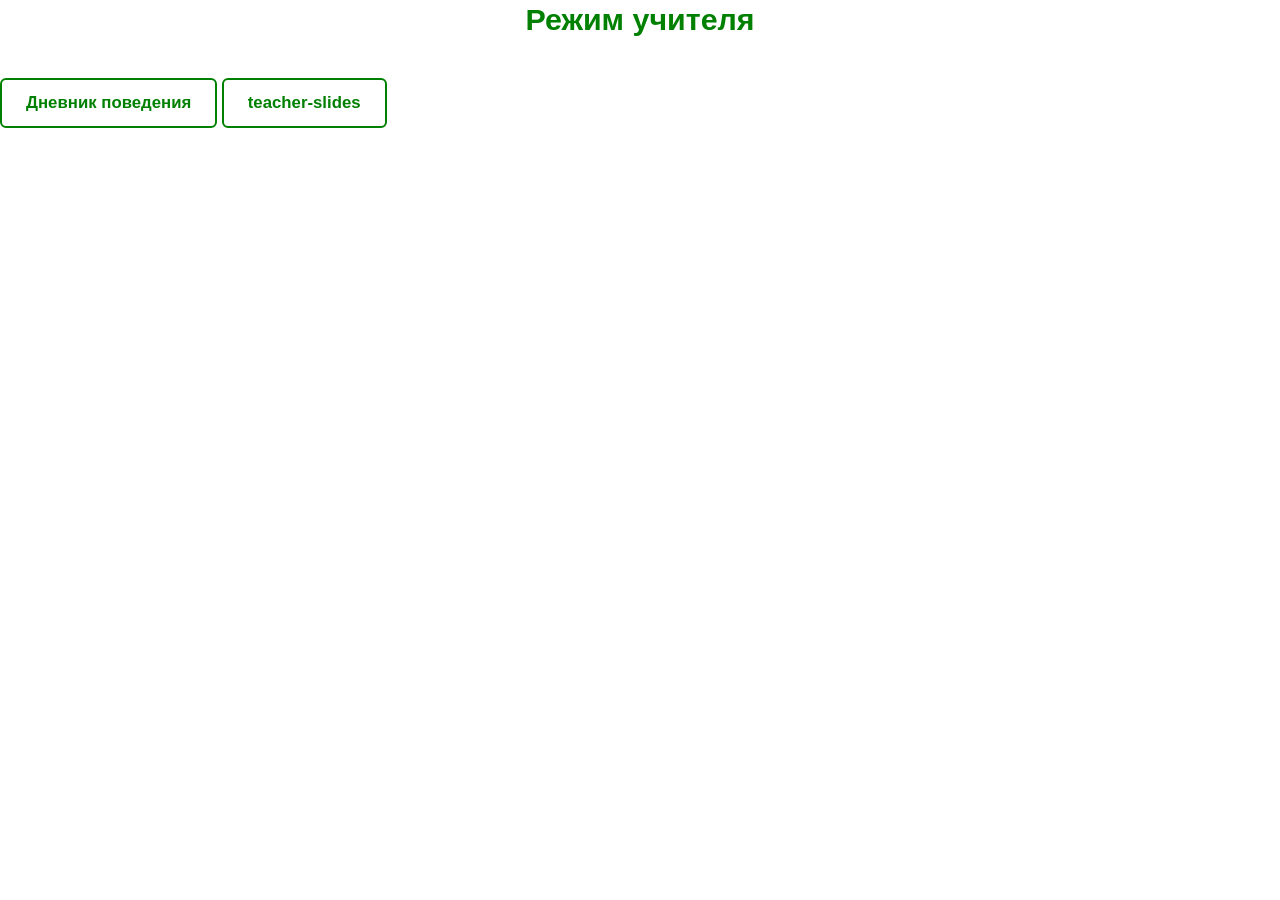
<file: teachermode.html>
<!DOCTYPE html>
<html lang="en">
<head>
  <meta charset="UTF-8">
  <meta http-equiv="X-UA-Compatible" content="IE=Edge">
  <meta name="viewport" content="width=device-width, initial-scale=1">

  <title>ValGDZ</title>
  
  <link rel="stylesheet" href="styleteacher.css">
  
  <!-- Yandex.Metrika counter -->
<script type="text/javascript">
    (function(m,e,t,r,i,k,a){
        m[i]=m[i]||function(){(m[i].a=m[i].a||[]).push(arguments)};
        m[i].l=1*new Date();
        for (var j = 0; j < document.scripts.length; j++) {if (document.scripts[j].src === r) { return; }}
        k=e.createElement(t),a=e.getElementsByTagName(t)[0],k.async=1,k.src=r,a.parentNode.insertBefore(k,a)
    })(window, document,'script','https://mc.yandex.ru/metrika/tag.js?id=113657454', 'ym');

    ym(113657454, 'init', {ssr:true, webvisor:true, clickmap:true, ecommerce:"dataLayer", referrer: document.referrer, url: location.href, accurateTrackBounce:true, trackLinks:true});
</script>
<noscript><div><img src="https://mc.yandex.ru/watch/113657454" style="position:absolute; left:-9999px;" alt="" /></div></noscript>
<!-- /Yandex.Metrika counter -->
</head>

<body>
  <h1>Режим учителя</h1>
  </p></p>
  
  <br/>
  
  <a href="teachermode1.html" class="card-link">
    <button class="card-btn">
      <span class="card-subject">Дневник поведения</span>
    </button>
  </a>
  <a href="teacher-slides.html" class="card-link">
    <button class="card-btn">
      <span class="card-subject">teacher-slides</span>
    </button>
  </a>

  <script src="main.js"></script>
</body>
</html>
</file>
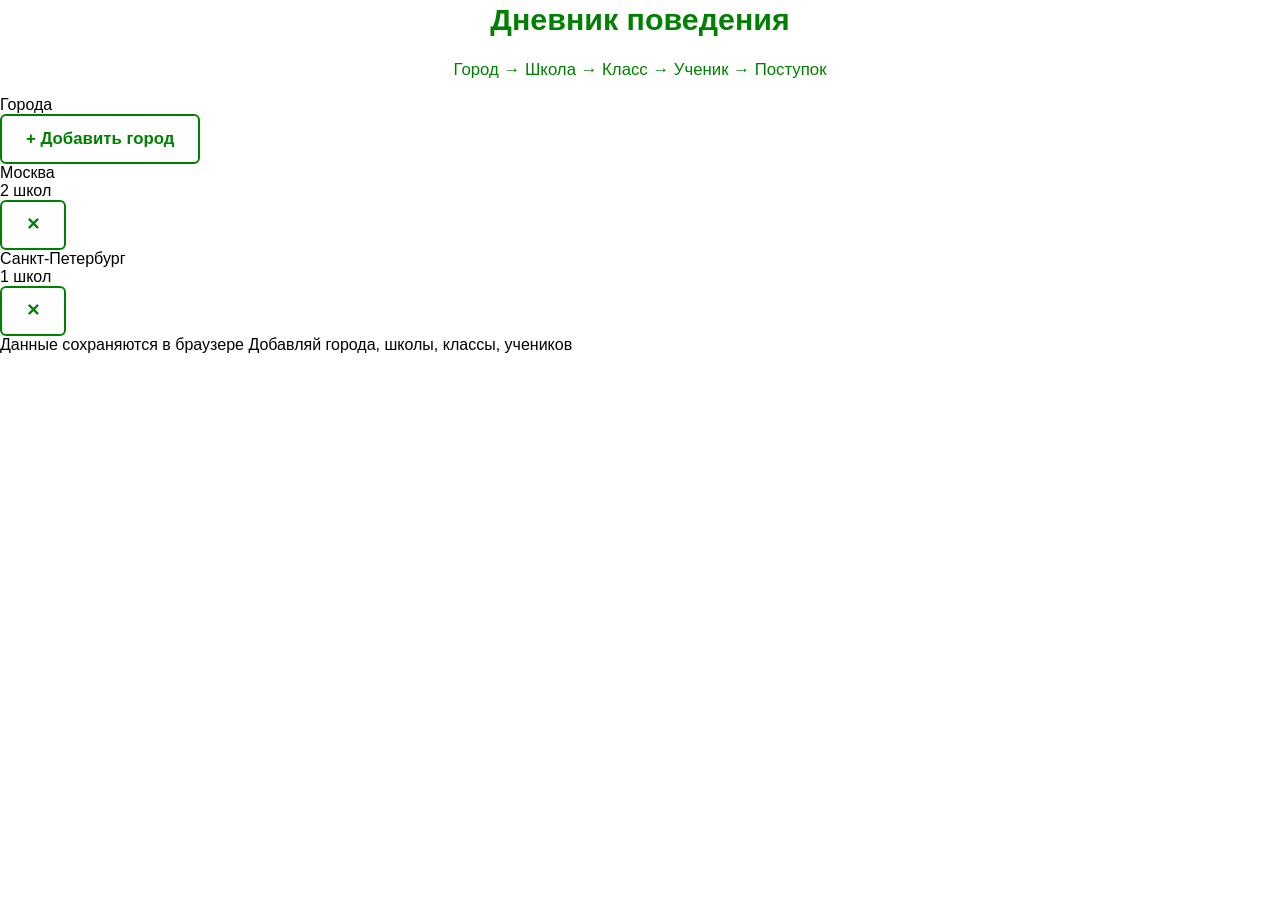
<file: teachermode1.html>
<!DOCTYPE html>
<html lang="ru">
<head>
<meta charset="UTF-8">
<meta name="viewport" content="width=device-width, initial-scale=1.0">
<title>ValGDZ. Дневник поведения</title>
<link rel="stylesheet" href="styleteacher.css">
</head>
<body>

<div class="app"> 
  <header class="header">
    <div class="title-block">
      <h1>Дневник поведения</h1>
      <p>Город → Школа → Класс → Ученик → Поступок</p>
    </div>
  </header>

  <nav class="crumbs" id="crumbs"></nav>
  <main id="content"></main>

  <footer class="hint">
    <span>Данные сохраняются в браузере</span>
    <span>Добавляй города, школы, классы, учеников</span>
  </footer>
</div>

<script>
(function(){
  const STORAGE_KEY = 'schoolBehaviorHierarchy_v2';

  let state = { cities: [], actions: {} };
  let path = { cityId:null, schoolId:null, classId:null, studentId:null };
  let currentType = 'good';

  // ============ ДЕМО-ДАННЫЕ ============
  function createDemoData() {
    return {
      cities: [
        { id:'c1', name:'Москва', schools:[
          { id:'s1', name:'Школа №123', classes:[
            { id:'cl1', name:'5 «А»', students:[
              { id:'st1', name:'Анна Иванова' },
              { id:'st2', name:'Пётр Смирнов' },
              { id:'st3', name:'Мария Кузнецова' },
            ]},
            { id:'cl2', name:'5 «Б»', students:[
              { id:'st5', name:'Елена Соколова' },
            ]}
          ]},
          { id:'s2', name:'Гимназия №7', classes:[
            { id:'cl3', name:'6 «А»', students:[
              { id:'st7', name:'Ольга Новикова' },
            ]}
          ]}
        ]},
        { id:'c2', name:'Санкт-Петербург', schools:[
          { id:'s3', name:'Лицей №45', classes:[
            { id:'cl4', name:'7 «В»', students:[
              { id:'st9', name:'София Лебедева' },
            ]}
          ]}
        ]}
      ],
      actions: {
        st1: [
          { id:101, text:'Помогла с домашним заданием', type:'good', date:new Date(Date.now()-3600000).toISOString() },
          { id:102, text:'Дежурила в классе', type:'good', date:new Date(Date.now()-86400000).toISOString() },
        ],
        st2: [ { id:103, text:'Опоздал на урок', type:'bad', date:new Date(Date.now()-7200000).toISOString() } ],
        st3: [ { id:104, text:'Выступила на конкурсе', type:'good', date:new Date(Date.now()-172800000).toISOString() } ],
      }
    };
  }

  // ============ ХРАНИЛИЩЕ ============
  function loadState() {
    const raw = localStorage.getItem(STORAGE_KEY);
    if (raw) {
      try {
        const parsed = JSON.parse(raw);
        if (parsed && Array.isArray(parsed.cities)) {
          state = { cities: parsed.cities, actions: parsed.actions || {} };
          return;
        }
      } catch(e) {}
    }
    const demo = createDemoData();
    state = { cities: demo.cities, actions: demo.actions };
    saveState();
  }
  function saveState() { localStorage.setItem(STORAGE_KEY, JSON.stringify(state)); }

  // ============ ХЕЛПЕРЫ ============
  function uid(prefix) { return prefix + '_' + Date.now() + '_' + Math.floor(Math.random()*1000); }

  function getCity(id) { return state.cities.find(c => c.id === id) || null; }
  function getSchool(cityId, schoolId) {
    const c = getCity(cityId); return c ? c.schools.find(s => s.id === schoolId) || null : null;
  }
  function getClass(cityId, schoolId, classId) {
    const s = getSchool(cityId, schoolId); return s ? s.classes.find(c => c.id === classId) || null : null;
  }
  function getStudent(cityId, schoolId, classId, studentId) {
    const c = getClass(cityId, schoolId, classId); return c ? c.students.find(s => s.id === studentId) || null : null;
  }
  function findClassById(classId) {
    for (const city of state.cities)
      for (const school of city.schools)
        for (const cls of school.classes)
          if (cls.id === classId) return cls;
    return null;
  }

  function countActions(studentId) {
    const list = state.actions[studentId] || [];
    return {
      good: list.filter(a => a.type === 'good').length,
      bad: list.filter(a => a.type === 'bad').length
    };
  }
  function totalForClass(classId) {
    const cls = findClassById(classId);
    if (!cls) return { good:0, bad:0 };
    let good = 0, bad = 0;
    cls.students.forEach(st => { const c = countActions(st.id); good += c.good; bad += c.bad; });
    return { good, bad };
  }

  function escapeHtml(text) {
    const d = document.createElement('div'); d.textContent = text; return d.innerHTML;
  }
  function formatDate(iso) {
    return new Date(iso).toLocaleString('ru-RU', {
      day:'2-digit', month:'2-digit', year:'numeric', hour:'2-digit', minute:'2-digit'
    });
  }

  // ============ МОДАЛЬНОЕ ОКНО ============
  function openPromptModal({ title, subtitle, placeholder, value = '', confirmText = 'Добавить', onConfirm }) {
    const overlay = document.createElement('div');
    overlay.className = 'modal-overlay';
    overlay.innerHTML = `
      <div class="modal">
        <h3>${escapeHtml(title)}</h3>
        ${subtitle ? `<p class="modal-sub">${escapeHtml(subtitle)}</p>` : ''}
        <div class="input-group">
          <label>Название</label>
          <input type="text" id="modalInput" placeholder="${escapeHtml(placeholder||'')}" value="${escapeHtml(value)}" maxlength="80">
        </div>
        <div class="modal-actions">
          <button class="btn btn-ghost" id="modalCancel">Отмена</button>
          <button class="btn btn-primary" id="modalOk">${escapeHtml(confirmText)}</button>
        </div>
      </div>
    `;
    document.body.appendChild(overlay);
    const input = overlay.querySelector('#modalInput');
    setTimeout(() => input.focus(), 30);
    input.setSelectionRange(input.value.length, input.value.length);

    function close() { overlay.remove(); }
    function confirm() {
      const v = input.value.trim();
      if (!v) { input.focus(); return; }
      close();
      onConfirm(v);
    }

    overlay.querySelector('#modalCancel').addEventListener('click', close);
    overlay.querySelector('#modalOk').addEventListener('click', confirm);
    input.addEventListener('keypress', (e) => { if (e.key === 'Enter') { e.preventDefault(); confirm(); } });
    overlay.addEventListener('click', (e) => { if (e.target === overlay) close(); });
  }

  // ============ РЕНДЕР ============
  const crumbsEl = document.getElementById('crumbs');
  const contentEl = document.getElementById('content');

  function renderCrumbs() {
    const items = [{ label:'Города', active: !path.cityId }];
    if (path.cityId) {
      const city = getCity(path.cityId);
      if (city) items.push({ label: city.name, active: !path.schoolId });
    }
    if (path.schoolId) {
      const s = getSchool(path.cityId, path.schoolId);
      if (s) items.push({ label: s.name, active: !path.classId });
    }
    if (path.classId) {
      const c = getClass(path.cityId, path.schoolId, path.classId);
      if (c) items.push({ label: c.name, active: !path.studentId });
    }
    if (path.studentId) {
      const st = getStudent(path.cityId, path.schoolId, path.classId, path.studentId);
      if (st) items.push({ label: st.name, active: true });
    }

    crumbsEl.innerHTML = items.map((it, i) => `
      <span class="crumb ${it.active ? 'active' : ''}" data-level="${i}">${escapeHtml(it.label)}</span>
      ${i < items.length-1 ? '<span class="sep">›</span>' : ''}
    `).join('');

    crumbsEl.querySelectorAll('.crumb').forEach(el => {
      el.addEventListener('click', () => {
        const level = Number(el.dataset.level);
        if (level === 0) path = { cityId:null, schoolId:null, classId:null, studentId:null };
        else if (level === 1) path = { ...path, schoolId:null, classId:null, studentId:null };
        else if (level === 2) path = { ...path, classId:null, studentId:null };
        else if (level === 3) path = { ...path, studentId:null };
        render();
      });
    });
  }

  function render() {
    renderCrumbs();
    contentEl.innerHTML = '';
    if (!path.cityId) { renderCities(); return; }
    if (!path.schoolId) { renderSchools(); return; }
    if (!path.classId) { renderClasses(); return; }
    if (!path.studentId) { renderStudents(); return; }
    renderActions();
  }

  /* ============ ГОРОДА ============ */
  function renderCities() {
    contentEl.innerHTML = `
      <div class="actions">
        <button class="btn btn-primary" id="addCityBtn">+ Добавить город</button>
      </div>
      <div class="grid" id="cityGrid"></div>
    `;

    const grid = document.getElementById('cityGrid');
    if (state.cities.length === 0) {
      grid.innerHTML = `<div class="empty">Пока нет городов. Добавьте первый!</div>`;
    } else {
      grid.innerHTML = state.cities.map(city => `
        <div class="tile" data-city="${city.id}">
          <div class="tile-name">${escapeHtml(city.name)}</div>
          <div class="tile-sub">${city.schools.length} школ</div>
          <button class="tile-del" data-del-city="${city.id}" title="Удалить город">✕</button>
        </div>
      `).join('');
    }

    document.getElementById('addCityBtn').addEventListener('click', () => {
      openPromptModal({
        title:'Новый город', subtitle:'Введите название города', placeholder:'Например: Москва',
        onConfirm: (name) => {
          state.cities.push({ id: uid('c'), name, schools: [] });
          saveState(); render();
        }
      });
    });

    grid.querySelectorAll('.tile[data-city]').forEach(el => {
      el.addEventListener('click', (e) => {
        if (e.target.closest('.tile-del')) return;
        path = { cityId: el.dataset.city, schoolId:null, classId:null, studentId:null };
        render();
      });
    });
    grid.querySelectorAll('[data-del-city]').forEach(btn => {
      btn.addEventListener('click', (e) => {
        e.stopPropagation();
        const id = btn.dataset.delCity;
        const city = getCity(id);
        if (!city) return;
        if (!confirm(`Удалить город "${city.name}" со всеми школами, классами, учениками и поступками?`)) return;
        city.schools.forEach(s => s.classes.forEach(c => c.students.forEach(st => delete state.actions[st.id])));
        state.cities = state.cities.filter(c => c.id !== id);
        saveState(); render();
      });
    });
  }

  /* ============ ШКОЛЫ ============ */
  function renderSchools() {
    const city = getCity(path.cityId);
    if (!city) return;
    contentEl.innerHTML = `
      <div class="actions">
        <button class="btn btn-primary" id="addSchoolBtn">+ Добавить школу</button>
      </div>
      <div class="grid" id="schoolGrid"></div>
    `;

    const grid = document.getElementById('schoolGrid');
    if (city.schools.length === 0) {
      grid.innerHTML = `<div class="empty">В городе ${escapeHtml(city.name)} пока нет школ.</div>`;
    } else {
      grid.innerHTML = city.schools.map(school => {
        let good = 0, bad = 0;
        school.classes.forEach(c => { const t = totalForClass(c.id); good += t.good; bad += t.bad; });
        return `
          <div class="tile" data-school="${school.id}">
            <div class="tile-name">${escapeHtml(school.name)}</div>
            <div class="tile-sub">${school.classes.length} классов</div>
            <div class="tile-badge ${bad>good?'bad':''}">🌟${good} / ⚠️${bad}</div>
            <button class="tile-del" data-del-school="${school.id}" title="Удалить школу">✕</button>
          </div>`;
      }).join('');
    }

    document.getElementById('addSchoolBtn').addEventListener('click', () => {
      openPromptModal({
        title:'Новая школа', subtitle:`Город: ${city.name}`, placeholder:'Например: Школа №123',
        onConfirm: (name) => {
          city.schools.push({ id: uid('s'), name, classes: [] });
          saveState(); render();
        }
      });
    });

    grid.querySelectorAll('.tile[data-school]').forEach(el => {
      el.addEventListener('click', (e) => {
        if (e.target.closest('.tile-del')) return;
        path = { ...path, schoolId: el.dataset.school, classId:null, studentId:null };
        render();
      });
    });
    grid.querySelectorAll('[data-del-school]').forEach(btn => {
      btn.addEventListener('click', (e) => {
        e.stopPropagation();
        const id = btn.dataset.delSchool;
        const school = city.schools.find(s => s.id === id);
        if (!school) return;
        if (!confirm(`Удалить школу "${school.name}" со всеми классами и учениками?`)) return;
        school.classes.forEach(c => c.students.forEach(st => delete state.actions[st.id]));
        city.schools = city.schools.filter(s => s.id !== id);
        saveState(); render();
      });
    });
  }

  /* ============ КЛАССЫ ============ */
  function renderClasses() {
    const school = getSchool(path.cityId, path.schoolId);
    if (!school) return;
    contentEl.innerHTML = `
      <div class="actions">
        <button class="btn btn-primary" id="addClassBtn">+ Добавить класс</button>
      </div>
      <div class="grid" id="classGrid"></div>
    `;

    const grid = document.getElementById('classGrid');
    if (school.classes.length === 0) {
      grid.innerHTML = `<div class="empty">В школе ${escapeHtml(school.name)} пока нет классов.</div>`;
    } else {
      grid.innerHTML = school.classes.map(cls => {
        const t = totalForClass(cls.id);
        return `
          <div class="tile" data-class="${cls.id}">
            <div class="tile-name">${escapeHtml(cls.name)}</div>
            <div class="tile-sub">${cls.students.length} учеников</div>
            <div class="tile-badge ${t.bad>t.good?'bad':''}">🌟${t.good} / ⚠️${t.bad}</div>
            <button class="tile-del" data-del-class="${cls.id}" title="Удалить класс">✕</button>
          </div>`;
      }).join('');
    }

    document.getElementById('addClassBtn').addEventListener('click', () => {
      openPromptModal({
        title:'Новый класс', subtitle:`Школа: ${school.name}`, placeholder:'Например: 5 «А»',
        onConfirm: (name) => {
          school.classes.push({ id: uid('cl'), name, students: [] });
          saveState(); render();
        }
      });
    });

    grid.querySelectorAll('.tile[data-class]').forEach(el => {
      el.addEventListener('click', (e) => {
        if (e.target.closest('.tile-del')) return;
        path = { ...path, classId: el.dataset.class, studentId:null };
        render();
      });
    });
    grid.querySelectorAll('[data-del-class]').forEach(btn => {
      btn.addEventListener('click', (e) => {
        e.stopPropagation();
        const id = btn.dataset.delClass;
        const cls = school.classes.find(c => c.id === id);
        if (!cls) return;
        if (!confirm(`Удалить класс "${cls.name}" со всеми учениками?`)) return;
        cls.students.forEach(st => delete state.actions[st.id]);
        school.classes = school.classes.filter(c => c.id !== id);
        saveState(); render();
      });
    });
  }

  /* ============ УЧЕНИКИ ============ */
  function renderStudents() {
    const cls = getClass(path.cityId, path.schoolId, path.classId);
    if (!cls) return;
    contentEl.innerHTML = `
      <div class="actions">
        <button class="btn btn-primary" id="addStudentBtn">+ Добавить ученика</button>
      </div>
      <div class="students" id="studentList"></div>
    `;

    const list = document.getElementById('studentList');
    if (cls.students.length === 0) {
      list.innerHTML = `<div class="empty">В классе ${escapeHtml(cls.name)} пока нет учеников.</div>`;
    } else {
      list.innerHTML = cls.students.map(st => {
        const c = countActions(st.id);
        return `
          <div class="student" data-student="${st.id}">
            <div class="avatar">${escapeHtml(st.name.charAt(0).toUpperCase())}</div>
            <div class="s-info">
              <div class="s-name">${escapeHtml(st.name)}</div>
              <div class="s-class">${escapeHtml(cls.name)}</div>
            </div>
            <div class="s-scores">
              <span class="s-score good">🌟 ${c.good}</span>
              <span class="s-score bad">⚠️ ${c.bad}</span>
            </div>
            <button class="s-del" data-del-student="${st.id}" title="Удалить ученика">✕</button>
          </div>`;
      }).join('');
    }

    document.getElementById('addStudentBtn').addEventListener('click', () => {
      openPromptModal({
        title:'Новый ученик', subtitle:`Класс: ${cls.name}`, placeholder:'Фамилия и имя',
        onConfirm: (name) => {
          cls.students.push({ id: uid('st'), name });
          saveState(); render();
        }
      });
    });

    list.querySelectorAll('.student[data-student]').forEach(el => {
      el.addEventListener('click', (e) => {
        if (e.target.closest('.s-del')) return;
        path = { ...path, studentId: el.dataset.student };
        render();
      });
    });
    list.querySelectorAll('[data-del-student]').forEach(btn => {
      btn.addEventListener('click', (e) => {
        e.stopPropagation();
        const id = btn.dataset.delStudent;
        const st = cls.students.find(s => s.id === id);
        if (!st) return;
        if (!confirm(`Удалить ученика "${st.name}" со всеми его поступками?`)) return;
        delete state.actions[id];
        cls.students = cls.students.filter(s => s.id !== id);
        saveState(); render();
      });
    });
  }

  /* ============ ПОСТУПКИ ============ */
  function renderActions() {
    const st = getStudent(path.cityId, path.schoolId, path.classId, path.studentId);
    if (!st) return;

    contentEl.innerHTML = `
      <div class="panel">
        <h3>Новый поступок для ${escapeHtml(st.name)}</h3>
        <div class="form-row">
          <div class="input-group">
            <label>Что случилось?</label>
            <input type="text" id="entryInput" placeholder="Например: помог с домашним заданием" maxlength="100">
          </div>
          <div class="type-selector">
            <button type="button" class="type-btn active-good" id="btnGood">👍 Хороший</button>
            <button type="button" class="type-btn" id="btnBad">👎 Плохой</button>
          </div>
          <button class="btn btn-primary" id="addBtn">Добавить</button>
        </div>
      </div>

      <div class="panel">
        <h3>Поступки</h3>
        <div class="entries" id="entriesList"></div>
      </div>
    `;

    currentType = 'good';
    const btnGood = document.getElementById('btnGood');
    const btnBad = document.getElementById('btnBad');
    const entryInput = document.getElementById('entryInput');
    const addBtn = document.getElementById('addBtn');
    const entriesList = document.getElementById('entriesList');

    function setType(type) {
      currentType = type;
      btnGood.classList.toggle('active-good', type === 'good');
      btnBad.classList.toggle('active-bad', type === 'bad');
    }
    btnGood.addEventListener('click', () => setType('good'));
    btnBad.addEventListener('click', () => setType('bad'));
    setType('good');

    function renderEntriesList() {
      const items = (state.actions[st.id] || []).slice().sort((a,b) => b.id - a.id);
      if (items.length === 0) {
        entriesList.innerHTML = `<div class="empty">Пока нет записей. Добавь первый поступок!</div>`;
        return;
      }
      entriesList.innerHTML = items.map(entry => {
        const isGood = entry.type === 'good';
        return `
          <div class="entry ${isGood?'good':'bad'}">
            <div class="e-icon">${isGood?'🌟':'⚠️'}</div>
            <div class="e-body">
              <div class="e-text">${escapeHtml(entry.text)}</div>
              <div class="e-date">${formatDate(entry.date)}</div>
            </div>
            <div class="e-score">${isGood?'+1':'–1'}</div>
            <button class="del" data-id="${entry.id}" title="Удалить">✕</button>
          </div>`;
      }).join('');
      entriesList.querySelectorAll('.del').forEach(btn => {
        btn.addEventListener('click', (e) => {
          e.stopPropagation();
          const id = Number(btn.dataset.id);
          state.actions[st.id] = (state.actions[st.id] || []).filter(a => a.id !== id);
          if (state.actions[st.id].length === 0) delete state.actions[st.id];
          saveState(); renderEntriesList();
        });
      });
    }

    function addAction() {
      const text = entryInput.value.trim();
      if (!text) { entryInput.focus(); return; }
      if (!state.actions[st.id]) state.actions[st.id] = [];
      state.actions[st.id].push({
        id: Date.now(),
        text,
        type: currentType,
        date: new Date().toISOString()
      });
      saveState();
      entryInput.value = '';
      entryInput.focus();
      renderEntriesList();
    }

    addBtn.addEventListener('click', addAction);
    entryInput.addEventListener('keypress', (e) => {
      if (e.key === 'Enter') { e.preventDefault(); addAction(); }
    });

    renderEntriesList();
  }

  // ============ СТАРТ ============
  loadState();
  render();
})();
</script>

</body>
</html>
</file>
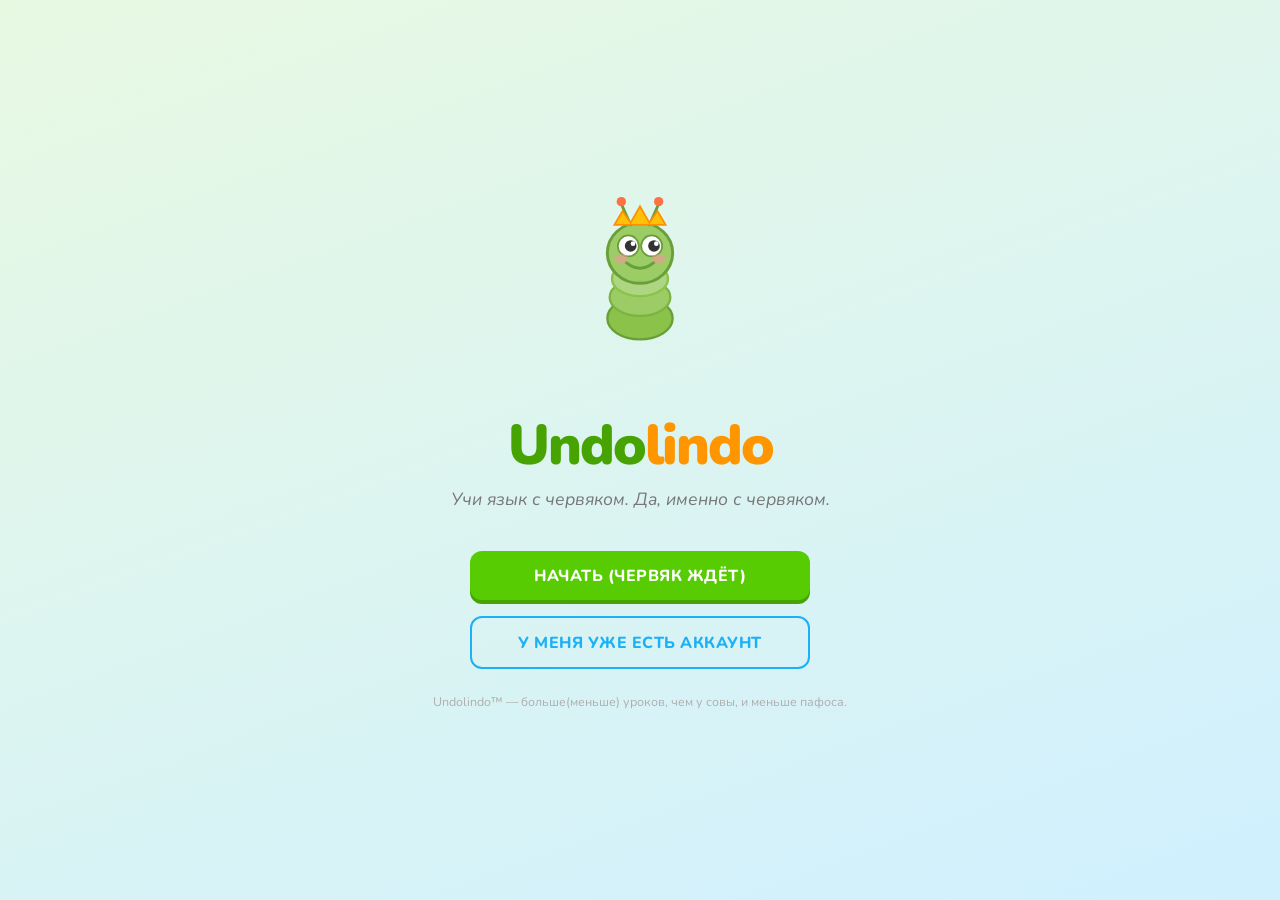
<file: Undolindo6.html>
<!DOCTYPE html>
<html lang="ru">
<head>
  
  <!-- Yandex.Metrika counter -->
<script type="text/javascript">
    (function(m,e,t,r,i,k,a){
        m[i]=m[i]||function(){(m[i].a=m[i].a||[]).push(arguments)};
        m[i].l=1*new Date();
        for (var j = 0; j < document.scripts.length; j++) {if (document.scripts[j].src === r) { return; }}
        k=e.createElement(t),a=e.getElementsByTagName(t)[0],k.async=1,k.src=r,a.parentNode.insertBefore(k,a)
    })(window, document,'script','https://mc.yandex.ru/metrika/tag.js?id=113657454', 'ym');

    ym(113657454, 'init', {ssr:true, webvisor:true, clickmap:true, ecommerce:"dataLayer", referrer: document.referrer, url: location.href, accurateTrackBounce:true, trackLinks:true});
</script>
<noscript><div><img src="https://mc.yandex.ru/watch/113657454" style="position:absolute; left:-9999px;" alt="" /></div></noscript>
<!-- /Yandex.Metrika counter -->
  
<meta charset="UTF-8">
<meta name="viewport" content="width=device-width, initial-scale=1.0">
<title>Undolindo — учи английский с червяком! От ValGDZ</title>
<link href="https://fonts.googleapis.com/css2?family=Nunito:wght@400;600;700;800;900&family=Nunito+Sans:wght@400;600;700&display=swap" rel="stylesheet">
<style>
:root {
  --green: #58CC02;
  --green-dark: #46a302;
  --green-light: #d7f7b0;
  --blue: #1CB0F6;
  --blue-dark: #0a90d4;
  --red: #FF4B4B;
  --orange: #FF9600;
  --yellow: #FFC800;
  --purple: #CE82FF;
  --gray-bg: #f7f7f7;
  --gray-light: #e5e5e5;
  --gray-mid: #afafaf;
  --gray-dark: #777;
  --text: #3c3c3c;
  --white: #fff;
  --worm: #8BC34A;
  --worm-dark: #689F38;
}

* { box-sizing: border-box; margin: 0; padding: 0; }

body {
  font-family: 'Nunito', sans-serif;
  background: var(--gray-bg);
  color: var(--text);
  min-height: 100vh;
  overflow-x: hidden;
}

/* ===== SCREENS ===== */
.screen { display: none; min-height: 100vh; }
.screen.active { display: flex; flex-direction: column; }

/* ===== ONBOARDING ===== */
#screen-welcome {
  background: linear-gradient(160deg, #e8f9e2 0%, #d0f0ff 100%);
  align-items: center;
  justify-content: center;
  text-align: center;
  padding: 2rem;
}
.welcome-logo {
  font-size: 3.5rem;
  font-weight: 900;
  color: var(--green-dark);
  letter-spacing: -2px;
  margin-bottom: 0.2rem;
}
.welcome-logo span { color: var(--orange); }
.welcome-tagline {
  font-size: 1.1rem;
  color: var(--gray-dark);
  margin-bottom: 2.5rem;
  font-style: italic;
}
.worm-hero {
  width: 140px;
  margin: 0 auto 2rem;
  animation: worm-bounce 1.5s ease-in-out infinite;
}
@keyframes worm-bounce {
  0%, 100% { transform: translateY(0) rotate(-3deg); }
  50% { transform: translateY(-10px) rotate(3deg); }
}
.btn {
  display: inline-block;
  padding: 0.85rem 2.5rem;
  border-radius: 12px;
  font-family: 'Nunito', sans-serif;
  font-size: 1rem;
  font-weight: 800;
  cursor: pointer;
  border: none;
  transition: transform 0.1s, box-shadow 0.1s;
  text-transform: uppercase;
  letter-spacing: 0.5px;
}
.btn:active { transform: translateY(2px); }
.btn-green {
  background: var(--green);
  color: #fff;
  box-shadow: 0 4px 0 var(--green-dark);
  width: 100%;
  max-width: 340px;
  margin-bottom: 1rem;
}
.btn-green:active { box-shadow: 0 2px 0 var(--green-dark); }
.btn-outline {
  background: transparent;
  color: var(--blue);
  border: 2px solid var(--blue);
  box-shadow: none;
  width: 100%;
  max-width: 340px;
}
.btn-blue {
  background: var(--blue);
  color: #fff;
  box-shadow: 0 4px 0 var(--blue-dark);
  width: 100%;
  max-width: 340px;
}
.btn-blue:active { box-shadow: 0 2px 0 var(--blue-dark); }
.btn-red {
  background: var(--red);
  color: #fff;
  box-shadow: 0 4px 0 #c33;
  width: 100%;
  max-width: 340px;
}
.btn-gray {
  background: var(--gray-light);
  color: var(--gray-dark);
  box-shadow: 0 4px 0 #ccc;
  width: 100%;
  max-width: 340px;
}

/* ===== REGISTER ===== */
#screen-register {
  background: linear-gradient(160deg, #e8f9e2 0%, #d0f0ff 100%);
  align-items: center;
  justify-content: center;
  padding: 2rem;
}
.register-card {
  background: white;
  border-radius: 20px;
  padding: 2.5rem 2rem;
  max-width: 400px;
  width: 100%;
  box-shadow: 0 8px 32px rgba(0,0,0,0.10);
  text-align: center;
}
.register-card h2 {
  font-size: 1.6rem;
  font-weight: 900;
  margin-bottom: 0.3rem;
  color: var(--text);
}
.register-card p {
  color: var(--gray-dark);
  font-size: 0.92rem;
  margin-bottom: 1.5rem;
}
.form-group { margin-bottom: 1rem; text-align: left; }
.form-group label {
  display: block;
  font-weight: 700;
  font-size: 0.85rem;
  color: var(--gray-dark);
  margin-bottom: 0.3rem;
  text-transform: uppercase;
  letter-spacing: 0.5px;
}
.form-group input {
  width: 100%;
  padding: 0.75rem 1rem;
  border: 2px solid var(--gray-light);
  border-radius: 10px;
  font-family: 'Nunito', sans-serif;
  font-size: 1rem;
  outline: none;
  transition: border-color 0.2s;
  color: var(--text);
}
.form-group input:focus { border-color: var(--blue); }
.lang-select {
  display: flex;
  gap: 0.75rem;
  margin-bottom: 1.5rem;
}
.lang-btn {
  flex: 1;
  padding: 0.8rem 0.5rem;
  border: 2px solid var(--gray-light);
  border-radius: 12px;
  background: white;
  cursor: pointer;
  font-family: 'Nunito', sans-serif;
  font-weight: 700;
  font-size: 0.9rem;
  text-align: center;
  transition: all 0.15s;
  color: var(--text);
}
.lang-btn.selected {
  border-color: var(--blue);
  background: #e8f7ff;
  color: var(--blue-dark);
}
.lang-flag { font-size: 1.8rem; display: block; margin-bottom: 0.2rem; }
.worm-mini { width: 60px; margin: 0 auto 1rem; }

/* ===== MAIN APP ===== */
#screen-home { background: var(--gray-bg); }
.topbar {
  background: white;
  border-bottom: 2px solid var(--gray-light);
  padding: 0.8rem 1.2rem;
  display: flex;
  align-items: center;
  justify-content: space-between;
  position: sticky;
  top: 0;
  z-index: 100;
}
.topbar-logo {
  font-size: 1.4rem;
  font-weight: 900;
  color: var(--green-dark);
  letter-spacing: -1px;
}
.topbar-logo span { color: var(--orange); }
.topbar-stats {
  display: flex;
  gap: 1rem;
  align-items: center;
}
.stat-pill {
  display: flex;
  align-items: center;
  gap: 0.3rem;
  font-weight: 800;
  font-size: 0.95rem;
}
.stat-pill .icon { font-size: 1.2rem; }
.streak-pill { color: var(--orange); }
.xp-pill { color: var(--purple); }
.heart-pill { color: var(--red); }
.death-pill { color: #555; }  /* стиль для счётчика смертей */
.home-content { padding: 1.5rem 1rem; max-width: 480px; margin: 0 auto; }
.greeting-box {
  background: white;
  border-radius: 16px;
  padding: 1.2rem;
  margin-bottom: 1.5rem;
  display: flex;
  align-items: center;
  gap: 1rem;
  box-shadow: 0 2px 8px rgba(0,0,0,0.06);
}
.greeting-text h3 { font-size: 1rem; font-weight: 900; }
.greeting-text p { font-size: 0.85rem; color: var(--gray-dark); margin-top: 0.2rem; }
.worm-greeting { width: 60px; flex-shrink: 0; }

/* SECTION HEADERS */
.section-label {
  font-size: 0.75rem;
  font-weight: 800;
  text-transform: uppercase;
  letter-spacing: 1px;
  color: var(--gray-mid);
  margin-bottom: 0.8rem;
  padding-left: 0.2rem;
}

/* PATH / LESSON NODES */
.lesson-path {
  display: flex;
  flex-direction: column;
  align-items: center;
  gap: 0;
  padding-bottom: 2rem;
}
.path-unit {
  width: 100%;
  margin-bottom: 2rem;
}
.unit-header {
  background: linear-gradient(90deg, #58CC02, #46a302);
  border-radius: 14px;
  padding: 0.9rem 1.2rem;
  color: white;
  font-weight: 800;
  font-size: 1rem;
  margin-bottom: 1.2rem;
  display: flex;
  justify-content: space-between;
  align-items: center;
}
.unit-header-locked {
  background: linear-gradient(90deg, #afafaf, #888);
}
.lesson-nodes {
  display: flex;
  flex-direction: column;
  align-items: center;
  gap: 0.8rem;
  position: relative;
}
.lesson-node {
  width: 72px;
  height: 72px;
  border-radius: 50%;
  display: flex;
  align-items: center;
  justify-content: center;
  font-size: 1.8rem;
  cursor: pointer;
  border: 4px solid transparent;
  transition: transform 0.15s;
  position: relative;
}
.lesson-node:hover { transform: scale(1.08); }
.lesson-node.complete {
  background: var(--green);
  border-color: var(--green-dark);
  box-shadow: 0 4px 0 var(--green-dark);
}
.lesson-node.active {
  background: var(--blue);
  border-color: var(--blue-dark);
  box-shadow: 0 4px 0 var(--blue-dark);
  animation: pulse-node 1.8s ease-in-out infinite;
}
.lesson-node.locked {
  background: var(--gray-light);
  border-color: #ccc;
  box-shadow: 0 4px 0 #ccc;
  cursor: not-allowed;
  filter: grayscale(0.5);
}
@keyframes pulse-node {
  0%, 100% { box-shadow: 0 4px 0 var(--blue-dark), 0 0 0 0 rgba(28,176,246,0.4); }
  50% { box-shadow: 0 4px 0 var(--blue-dark), 0 0 0 10px rgba(28,176,246,0); }
}
.node-label {
  font-size: 0.72rem;
  font-weight: 700;
  color: var(--gray-dark);
  margin-top: 0.3rem;
  text-align: center;
  max-width: 90px;
}
.node-wrap {
  display: flex;
  flex-direction: column;
  align-items: center;
}
.path-row {
  display: flex;
  width: 100%;
  justify-content: center;
  gap: 3rem;
}
.path-row.offset { margin-left: 60px; }
.path-row.offset-right { margin-right: 60px; }

/* ===== LESSON SCREEN ===== */
#screen-lesson {
  background: var(--gray-bg);
}
.lesson-top {
  background: white;
  padding: 1rem 1.2rem 0.8rem;
  display: flex;
  align-items: center;
  gap: 0.8rem;
  border-bottom: 2px solid var(--gray-light);
  position: sticky;
  top: 0;
  z-index: 100;
}
.close-btn {
  background: none;
  border: none;
  font-size: 1.6rem;
  cursor: pointer;
  color: var(--gray-mid);
  padding: 0.2rem 0.5rem;
  line-height: 1;
  font-weight: 900;
}
.close-btn:hover { color: var(--text); }
.progress-bar-wrap {
  flex: 1;
  background: var(--gray-light);
  border-radius: 8px;
  height: 14px;
  overflow: hidden;
}
.progress-bar-fill {
  height: 100%;
  background: var(--green);
  border-radius: 8px;
  transition: width 0.4s ease;
}
.hearts-display {
  display: flex;
  gap: 3px;
  font-size: 1.3rem;
}
.lesson-body {
  padding: 2rem 1.2rem;
  max-width: 560px;
  margin: 0 auto;
  flex: 1;
}
.lesson-type-badge {
  display: inline-block;
  background: var(--green-light);
  color: var(--green-dark);
  border-radius: 8px;
  padding: 0.3rem 0.8rem;
  font-size: 0.78rem;
  font-weight: 800;
  text-transform: uppercase;
  letter-spacing: 0.5px;
  margin-bottom: 1.2rem;
}
.lesson-question {
  font-size: 1.5rem;
  font-weight: 900;
  color: var(--text);
  margin-bottom: 0.5rem;
  line-height: 1.3;
}
.lesson-subtext {
  font-size: 0.92rem;
  color: var(--gray-dark);
  margin-bottom: 1.5rem;
}
.options-grid {
  display: grid;
  grid-template-columns: 1fr 1fr;
  gap: 0.75rem;
  margin-bottom: 1.5rem;
}
.option-btn {
  padding: 0.9rem 0.75rem;
  border: 2px solid var(--gray-light);
  border-radius: 12px;
  background: white;
  font-family: 'Nunito', sans-serif;
  font-size: 1rem;
  font-weight: 700;
  cursor: pointer;
  text-align: center;
  transition: all 0.12s;
  color: var(--text);
  line-height: 1.3;
  box-shadow: 0 2px 0 var(--gray-light);
}
.option-btn:hover:not(.disabled) {
  border-color: var(--blue);
  background: #e8f7ff;
  transform: translateY(-1px);
}
.option-btn.selected {
  border-color: var(--blue);
  background: #e8f7ff;
  color: var(--blue-dark);
  box-shadow: 0 2px 0 var(--blue-dark);
}
.option-btn.correct {
  border-color: var(--green);
  background: var(--green-light);
  color: var(--green-dark);
  box-shadow: 0 2px 0 var(--green-dark);
}
.option-btn.wrong {
  border-color: var(--red);
  background: #ffe8e8;
  color: #c33;
  box-shadow: 0 2px 0 #c33;
}
.option-btn.disabled { cursor: not-allowed; }

/* Translate exercise */
.word-bank {
  display: flex;
  flex-wrap: wrap;
  gap: 0.5rem;
  margin-bottom: 1rem;
}
.word-chip {
  padding: 0.5rem 0.9rem;
  border: 2px solid var(--gray-light);
  border-radius: 10px;
  background: white;
  font-family: 'Nunito', sans-serif;
  font-weight: 700;
  font-size: 0.95rem;
  cursor: pointer;
  transition: all 0.12s;
  box-shadow: 0 2px 0 var(--gray-light);
  color: var(--text);
}
.word-chip:hover { border-color: var(--blue); background: #e8f7ff; }
.word-chip.used { opacity: 0.35; cursor: not-allowed; pointer-events: none; }
.answer-zone {
  min-height: 56px;
  border: 2px dashed var(--gray-light);
  border-radius: 12px;
  padding: 0.75rem;
  display: flex;
  flex-wrap: wrap;
  gap: 0.5rem;
  margin-bottom: 1.5rem;
  background: white;
  cursor: pointer;
}
.answer-zone.has-answer { border-color: var(--blue); border-style: solid; }
.answer-chip {
  padding: 0.4rem 0.8rem;
  border: 2px solid var(--blue);
  border-radius: 8px;
  background: #e8f7ff;
  color: var(--blue-dark);
  font-weight: 700;
  font-size: 0.95rem;
  cursor: pointer;
}
.answer-chip:hover { background: #d0efff; }
.answer-zone.correct { border-color: var(--green); border-style: solid; background: var(--green-light); }
.answer-zone.wrong { border-color: var(--red); border-style: solid; background: #ffe8e8; }

/* Worm mascot speech */
.worm-speech-wrap {
  display: flex;
  align-items: flex-end;
  gap: 0.7rem;
  margin-bottom: 1.5rem;
}
.worm-speech-worm { width: 56px; flex-shrink: 0; }
.speech-bubble {
  background: white;
  border: 2px solid var(--gray-light);
  border-radius: 16px 16px 16px 4px;
  padding: 0.8rem 1rem;
  font-size: 0.9rem;
  font-weight: 600;
  color: var(--text);
  flex: 1;
  line-height: 1.4;
}

/* Feedback bar */
.feedback-bar {
  position: fixed;
  bottom: 0; left: 0; right: 0;
  padding: 1.2rem 1.5rem 2rem;
  display: none;
  z-index: 200;
}
.feedback-bar.correct { background: var(--green-light); border-top: 3px solid var(--green); }
.feedback-bar.wrong { background: #ffe8e8; border-top: 3px solid var(--red); }
.feedback-inner {
  max-width: 560px;
  margin: 0 auto;
  display: flex;
  justify-content: space-between;
  align-items: center;
  gap: 1rem;
}
.feedback-text h4 { font-weight: 900; font-size: 1rem; }
.feedback-text p { font-size: 0.88rem; margin-top: 0.2rem; }
.feedback-bar.correct .feedback-text h4 { color: var(--green-dark); }
.feedback-bar.wrong .feedback-text h4 { color: #c33; }
.feedback-continue {
  padding: 0.75rem 1.5rem;
  border-radius: 12px;
  font-family: 'Nunito', sans-serif;
  font-weight: 800;
  font-size: 0.95rem;
  cursor: pointer;
  border: none;
  text-transform: uppercase;
  flex-shrink: 0;
}
.feedback-bar.correct .feedback-continue { background: var(--green); color: white; }
.feedback-bar.wrong .feedback-continue { background: var(--red); color: white; }

/* Check button */
.check-btn {
  width: 100%;
  max-width: 560px;
  display: block;
  margin: 0 auto 6rem;
  padding: 1rem;
  border-radius: 12px;
  font-family: 'Nunito', sans-serif;
  font-size: 1.05rem;
  font-weight: 800;
  text-transform: uppercase;
  letter-spacing: 0.5px;
  cursor: pointer;
  border: none;
  background: var(--gray-light);
  color: var(--gray-mid);
  transition: all 0.15s;
}
.check-btn.ready {
  background: var(--green);
  color: white;
  box-shadow: 0 4px 0 var(--green-dark);
}
.check-btn.ready:active { box-shadow: 0 2px 0 var(--green-dark); transform: translateY(2px); }

/* ===== RESULT SCREEN ===== */
#screen-result {
  background: linear-gradient(160deg, #d7f7b0 0%, #c6f0ff 100%);
  align-items: center;
  justify-content: center;
  text-align: center;
  padding: 2rem;
}
.result-worm { width: 120px; margin: 0 auto 1.5rem; animation: worm-bounce 1.5s ease-in-out infinite; }
.result-title { font-size: 2rem; font-weight: 900; color: var(--green-dark); margin-bottom: 0.3rem; }
.result-subtitle { color: var(--gray-dark); font-size: 1rem; margin-bottom: 2rem; }
.result-stats {
  display: flex;
  gap: 1rem;
  justify-content: center;
  margin-bottom: 2rem;
}
.result-stat {
  background: white;
  border-radius: 14px;
  padding: 1rem 1.2rem;
  min-width: 90px;
  box-shadow: 0 4px 12px rgba(0,0,0,0.08);
}
.result-stat-icon { font-size: 1.5rem; }
.result-stat-val { font-size: 1.4rem; font-weight: 900; margin: 0.2rem 0; }
.result-stat-label { font-size: 0.75rem; color: var(--gray-dark); font-weight: 700; }

/* ===== MODAL ===== */
.modal-overlay {
  position: fixed; inset: 0;
  background: rgba(0,0,0,0.45);
  z-index: 500;
  display: none;
  align-items: center;
  justify-content: center;
  padding: 1.5rem;
}
.modal-overlay.open { display: flex; }
.modal-card {
  background: white;
  border-radius: 20px;
  padding: 2rem;
  max-width: 360px;
  width: 100%;
  text-align: center;
  box-shadow: 0 20px 60px rgba(0,0,0,0.2);
}
.modal-card h3 { font-size: 1.3rem; font-weight: 900; margin-bottom: 0.5rem; }
.modal-card p { font-size: 0.92rem; color: var(--gray-dark); margin-bottom: 1.5rem; line-height: 1.5; }
.modal-worm { width: 70px; margin: 0 auto 1rem; }

/* ===== LEADERBOARD / PROFILE / DICTIONARY / ALPHABET ===== */
.bottom-nav {
  background: white;
  border-top: 2px solid var(--gray-light);
  display: flex;
  position: fixed;
  bottom: 0; left: 0; right: 0;
  z-index: 90;
  flex-wrap: wrap;
}
.nav-btn {
  flex: 1;
  padding: 0.7rem 0.5rem 0.8rem;
  background: none;
  border: none;
  cursor: pointer;
  display: flex;
  flex-direction: column;
  align-items: center;
  gap: 0.2rem;
  font-family: 'Nunito', sans-serif;
  font-size: 0.65rem;
  font-weight: 700;
  text-transform: uppercase;
  letter-spacing: 0.5px;
  color: var(--gray-mid);
  transition: color 0.15s;
}
.nav-btn.active { color: var(--green); }
.nav-btn-icon { font-size: 1.5rem; }

/* SUB SCREENS */
.sub-screen { display: none; }
.sub-screen.active { display: block; }

/* PROFILE */
.profile-header {
  background: linear-gradient(160deg, #d7f7b0, #b3e8ff);
  padding: 2rem 1.5rem 1.5rem;
  text-align: center;
}
.profile-avatar {
  width: 80px; height: 80px;
  border-radius: 50%;
  background: var(--green);
  margin: 0 auto 0.8rem;
  display: flex; align-items: center; justify-content: center;
  font-size: 2.5rem;
  font-weight: 900;
  color: white;
  border: 4px solid white;
  box-shadow: 0 4px 16px rgba(0,0,0,0.12);
}
.profile-name { font-size: 1.4rem; font-weight: 900; margin-bottom: 0.2rem; }
.profile-flag { font-size: 0.9rem; color: var(--gray-dark); }
.profile-stats {
  display: flex;
  gap: 0;
  background: white;
  border-radius: 14px;
  margin: 1rem 1.5rem 0;
  overflow: hidden;
  box-shadow: 0 2px 8px rgba(0,0,0,0.07);
}
.profile-stat {
  flex: 1;
  padding: 1rem 0.5rem;
  text-align: center;
  border-right: 1px solid var(--gray-light);
}
.profile-stat:last-child { border-right: none; }
.profile-stat-val { font-size: 1.3rem; font-weight: 900; }
.profile-stat-label { font-size: 0.7rem; color: var(--gray-dark); font-weight: 700; text-transform: uppercase; margin-top: 0.1rem; }
.profile-body { padding: 1.5rem; }

/* LEADERBOARD */
.leader-list { padding: 1rem 1.2rem; }
.leader-item {
  display: flex;
  align-items: center;
  gap: 1rem;
  padding: 0.9rem 1rem;
  background: white;
  border-radius: 12px;
  margin-bottom: 0.6rem;
  box-shadow: 0 1px 4px rgba(0,0,0,0.06);
}
.leader-rank {
  font-size: 1rem;
  font-weight: 900;
  width: 28px;
  text-align: center;
  color: var(--gray-mid);
}
.leader-rank.gold { color: var(--yellow); }
.leader-rank.silver { color: #aaa; }
.leader-rank.bronze { color: #cd7f32; }
.leader-avatar {
  width: 38px; height: 38px;
  border-radius: 50%;
  background: var(--gray-light);
  display: flex; align-items: center; justify-content: center;
  font-size: 1rem;
  font-weight: 900;
}
.leader-name { flex: 1; font-weight: 700; font-size: 0.95rem; }
.leader-name small { display: block; font-size: 0.75rem; color: var(--gray-dark); font-weight: 400; }
.leader-xp { font-weight: 900; color: var(--purple); font-size: 0.95rem; }
.leader-item.me { background: #e8f7ff; border: 2px solid var(--blue); }

/* DICTIONARY & ALPHABET */
.dict-card, .alphabet-grid {
  background: white;
  border-radius: 20px;
  margin: 1rem;
  overflow: hidden;
  box-shadow: 0 4px 12px rgba(0,0,0,0.06);
}
.dict-item {
  display: flex;
  justify-content: space-between;
  padding: 0.75rem 1.2rem;
  border-bottom: 1px solid var(--gray-light);
  font-weight: 600;
}
.dict-word { font-weight: 800; color: var(--blue-dark); }
.dict-trans { color: var(--gray-dark); }
.alphabet-letter {
  display: inline-block;
  width: calc(20% - 0.8rem);
  margin: 0.4rem;
  padding: 0.9rem 0;
  background: var(--green-light);
  border-radius: 14px;
  text-align: center;
  font-weight: 900;
  font-size: 1.4rem;
  color: var(--green-dark);
  box-shadow: 0 2px 0 var(--gray-light);
}
.alphabet-letter small {
  display: block;
  font-size: 0.7rem;
  color: var(--gray-dark);
  font-weight: normal;
}
.alphabet-grid {
  padding: 1rem;
  text-align: center;
}

/* Page headers */
.page-header {
  background: white;
  padding: 1rem 1.5rem;
  border-bottom: 2px solid var(--gray-light);
  font-size: 1.1rem;
  font-weight: 900;
}

/* ===== ANIMATIONS ===== */
@keyframes shake {
  0%, 100% { transform: translateX(0); }
  20% { transform: translateX(-8px); }
  40% { transform: translateX(8px); }
  60% { transform: translateX(-5px); }
  80% { transform: translateX(5px); }
}
.shake { animation: shake 0.4s ease; }

/* Streak popup */
.streak-popup {
  position: fixed;
  top: 50%; left: 50%;
  transform: translate(-50%, -50%) scale(0);
  background: white;
  border-radius: 20px;
  padding: 2rem;
  text-align: center;
  z-index: 600;
  box-shadow: 0 20px 60px rgba(0,0,0,0.25);
  transition: transform 0.3s cubic-bezier(0.175, 0.885, 0.32, 1.275);
  min-width: 240px;
}
.streak-popup.show { transform: translate(-50%, -50%) scale(1); }
.streak-fire { font-size: 4rem; animation: worm-bounce 1s ease infinite; }

/* Responsive */
@media (max-width: 400px) {
  .options-grid { grid-template-columns: 1fr; }
  .result-stats { flex-direction: column; align-items: center; }
  .alphabet-letter { width: calc(33% - 0.8rem); }
  .bottom-nav { flex-wrap: wrap; }
  .nav-btn { min-width: 20%; }
}
</style>
</head>
<body>

<!-- WELCOME SCREEN -->
<div id="screen-welcome" class="screen active">
  <div style="margin-bottom:1rem;"><svg class="worm-hero" viewBox="0 0 120 140"><ellipse cx="60" cy="110" rx="28" ry="18" fill="#8BC34A" stroke="#689F38" stroke-width="2"/><ellipse cx="60" cy="92" rx="26" ry="16" fill="#9CCC65" stroke="#7CB342" stroke-width="2"/><ellipse cx="60" cy="76" rx="24" ry="15" fill="#AED581" stroke="#8BC34A" stroke-width="2"/><ellipse cx="60" cy="54" rx="28" ry="26" fill="#9CCC65" stroke="#689F38" stroke-width="2.5"/><circle cx="50" cy="48" r="9" fill="white" stroke="#689F38" stroke-width="1.5"/><circle cx="70" cy="48" r="9" fill="white" stroke="#689F38" stroke-width="1.5"/><circle cx="52" cy="48" r="5" fill="#333"/><circle cx="72" cy="48" r="5" fill="#333"/><circle cx="54" cy="46" r="2" fill="white"/><circle cx="74" cy="46" r="2" fill="white"/><path d="M 48 62 Q 60 72 72 62" fill="none" stroke="#689F38" stroke-width="2.5" stroke-linecap="round"/><ellipse cx="44" cy="59" rx="6" ry="4" fill="#EF9A9A" opacity="0.6"/><ellipse cx="76" cy="59" rx="6" ry="4" fill="#EF9A9A" opacity="0.6"/><line x1="52" y1="30" x2="44" y2="12" stroke="#689F38" stroke-width="2.5" stroke-linecap="round"/><circle cx="44" cy="10" r="4" fill="#FF7043"/><line x1="68" y1="30" x2="76" y2="12" stroke="#689F38" stroke-width="2.5" stroke-linecap="round"/><circle cx="76" cy="10" r="4" fill="#FF7043"/><polygon points="38,30 45,18 52,28 60,14 68,28 75,18 82,30" fill="#FFC107" stroke="#FF8F00" stroke-width="1.5"/></svg></div>
  <div class="welcome-logo">Undo<span>lindo</span></div>
  <div class="welcome-tagline">Учи язык с червяком. Да, именно с червяком.</div>
  <button class="btn btn-green" onclick="showScreen('register')">Начать (червяк ждёт)</button>
  <button class="btn btn-outline" onclick="tryLogin()">У меня уже есть аккаунт</button>
  <p style="font-size:0.78rem; color:var(--gray-mid); margin-top:1.5rem;">Undolindo™ — больше(меньше) уроков, чем у совы, и меньше пафоса.</p>
</div>

<!-- REGISTER SCREEN -->
<div id="screen-register" class="screen"><div style="background:linear-gradient(160deg,#e8f9e2,#d0f0ff); min-height:100vh; display:flex; align-items:center; justify-content:center; padding:2rem;"><div class="register-card"><svg class="worm-mini" viewBox="0 0 80 80"><ellipse cx="40" cy="60" rx="18" ry="12" fill="#8BC34A" stroke="#689F38" stroke-width="1.5"/><ellipse cx="40" cy="38" rx="22" ry="20" fill="#9CCC65" stroke="#689F38" stroke-width="2"/><circle cx="32" cy="32" r="7" fill="white" stroke="#689F38" stroke-width="1"/><circle cx="48" cy="32" r="7" fill="white" stroke="#689F38" stroke-width="1"/><circle cx="33.5" cy="32" r="4" fill="#333"/><circle cx="49.5" cy="32" r="4" fill="#333"/><circle cx="34.5" cy="31" r="1.5" fill="white"/><circle cx="50.5" cy="31" r="1.5" fill="white"/><path d="M 30 46 Q 40 53 50 46" fill="none" stroke="#689F38" stroke-width="2" stroke-linecap="round"/></svg><h2>Привет, будущий лингвист!</h2><p>Undo очень рад тебя видеть. Он три часа ждал. Не подводи его.</p><div class="form-group"><label>Твоё имя</label><input type="text" id="reg-name" placeholder="Как тебя зовут?" maxlength="30"/></div><div class="form-group"><label>Email</label><input type="email" id="reg-email" placeholder="твой@email.com"/></div><div class="form-group"><label>Пароль</label><input type="password" id="reg-password" placeholder="Лучше, чем «12345»"/></div><div style="margin-bottom:0.8rem;"><div class="section-label" style="text-align:left;">Родной язык</div><div class="lang-select"><div class="lang-btn selected" id="lang-ru"><span class="lang-flag">🇷🇺</span> Русский</div></div></div><div style="margin-bottom:1.5rem;"><div class="section-label" style="text-align:left;">Учу язык</div><div class="lang-select"><div class="lang-btn selected" id="lang-en"><span class="lang-flag">🇬🇧</span> Английский</div></div><p style="font-size:0.75rem; color:var(--gray-mid); text-align:left;">* Другие языки добавим, когда Undo научится их произносить</p></div><button class="btn btn-green" onclick="doRegister()">Создать аккаунт</button><button class="btn btn-outline" style="margin-top:0.5rem;" onclick="showScreen('welcome')">Назад</button></div></div></div>

<!-- HOME SCREEN -->
<div id="screen-home" class="screen">
  <div class="topbar"><div class="topbar-logo">Undo<span>lindo</span></div><div class="topbar-stats"><div class="stat-pill streak-pill"><span class="icon">🔥</span><span id="stat-streak">0</span></div><div class="stat-pill xp-pill"><span class="icon">⚡</span><span id="stat-xp">0</span></div><div class="stat-pill heart-pill"><span class="icon">❤️</span><span id="stat-hearts">5</span></div><div class="stat-pill death-pill"><span class="icon">💀</span><span id="stat-deaths">0</span></div></div></div>
  
  <div id="sub-learn" class="sub-screen active" style="padding-bottom:80px;"><div class="home-content"><div class="greeting-box"><svg class="worm-greeting" viewBox="0 0 80 80"><ellipse cx="40" cy="60" rx="18" ry="12" fill="#8BC34A"/><ellipse cx="40" cy="38" rx="22" ry="20" fill="#9CCC65"/><circle cx="32" cy="32" r="7" fill="white"/><circle cx="48" cy="32" r="7" fill="white"/><circle cx="33.5" cy="32" r="4" fill="#333"/><circle cx="49.5" cy="32" r="4" fill="#333"/><circle cx="34.5" cy="31" r="1.5" fill="white"/><circle cx="50.5" cy="31" r="1.5" fill="white"/><path d="M 30 46 Q 40 53 50 46" fill="none" stroke="#689F38" stroke-width="2"/></svg><div class="greeting-text"><h3 id="greeting-hello">Привет! 👋</h3><p id="greeting-sub">Продолжай учить английский!</p></div></div><div class="section-label">Путь обучения 🐛</div><div class="lesson-path" id="lesson-path"></div></div></div>
  
  <div id="sub-dictionary" class="sub-screen" style="padding-bottom:80px;"><div class="page-header">📖 Словарь Undo</div><div class="dict-card" id="dictionary-list"></div><div style="margin:1rem; font-size:0.8rem; text-align:center; color:var(--gray-dark);">«Undo иногда путает перевод, но старается изо всех червячьих сил. И да, он выучил все эти слова сам.»</div></div>
  
  <div id="sub-alphabet" class="sub-screen" style="padding-bottom:80px;"><div class="page-header">🔤 Английский алфавит</div><div class="alphabet-grid" id="alphabet-grid"></div><div style="margin:1rem; font-size:0.8rem; text-align:center; color:var(--gray-dark);">«Буквы — как сегменты Undo. Их много, и все важны. Все 26 — как 26 причин не сдаваться.»</div></div>
  
  <div id="sub-leaders" class="sub-screen" style="padding-bottom:80px;"><div class="page-header">🏆 Таблица лидеров</div><div style="padding:0.8rem 1.2rem; background:#fff7e6;"><p style="font-size:0.82rem;"><b>Лига: Бронзовый Червяк 🐛</b> — «Все с чего-то начинали. Undo начал с листика.»</p></div><div class="leader-list" id="leader-list"></div></div>
  
  <div id="sub-profile" class="sub-screen" style="padding-bottom:80px;"><div class="profile-header"><div class="profile-avatar" id="profile-avatar">?</div><div class="profile-name" id="profile-name">Имя</div><div class="profile-flag">🇷🇺 Русский → 🇬🇧 Английский</div><div class="profile-stats"><div class="profile-stat"><div class="profile-stat-val" id="pstat-days">0</div><div class="profile-stat-label">Дней подряд</div></div><div class="profile-stat"><div class="profile-stat-val" id="pstat-xp">0</div><div class="profile-stat-label">XP всего</div></div><div class="profile-stat"><div class="profile-stat-val" id="pstat-lessons">0</div><div class="profile-stat-label">Уроков</div></div><div class="profile-stat"><div class="profile-stat-val" id="pstat-deaths">0</div><div class="profile-stat-label">Смертей</div></div></div></div><div class="profile-body"><div class="section-label">Достижения</div><div style="display:grid; grid-template-columns:1fr 1fr; gap:0.75rem;" id="achievements-grid"></div><div class="section-label" style="margin-top:1.5rem;">Настройки</div><div style="background:white; border-radius:14px; overflow:hidden;"><div style="padding:1rem; border-bottom:1px solid var(--gray-light); display:flex; justify-content:space-between;"><span style="font-weight:700;">🔔 Уведомления</span><span style="font-size:0.8rem;">Undo будет тебя беспокоить</span></div><div style="padding:1rem; border-bottom:1px solid var(--gray-light); display:flex; justify-content:space-between;"><span style="font-weight:700;">🎵 Звуки</span><span style="font-size:0.8rem; color:var(--green);">Вкл</span></div><div style="padding:1rem; cursor:pointer;" onclick="logout()"><span style="font-weight:700; color:var(--red);">Выйти из аккаунта</span></div></div><p style="text-align:center; font-size:0.75rem; margin-top:2rem;">Undolindo v3.0🐛©</p></div></div>
  
  <nav class="bottom-nav">
    <button class="nav-btn active" id="nav-learn" onclick="switchTab('learn')"><span class="nav-btn-icon">🏠</span> Учиться</button>
    <button class="nav-btn" id="nav-dictionary" onclick="switchTab('dictionary')"><span class="nav-btn-icon">📖</span> Словарь</button>
    <button class="nav-btn" id="nav-alphabet" onclick="switchTab('alphabet')"><span class="nav-btn-icon">🔤</span> Алфавит</button>
    <button class="nav-btn" id="nav-leaders" onclick="switchTab('leaders')"><span class="nav-btn-icon">🏆</span> Рейтинг</button>
    <button class="nav-btn" id="nav-profile" onclick="switchTab('profile')"><span class="nav-btn-icon">👤</span> Профиль</button>
  </nav>
</div>

<!-- LESSON SCREEN -->
<div id="screen-lesson" class="screen">
  <div class="lesson-top"><button class="close-btn" onclick="showQuitModal()">✕</button><div class="progress-bar-wrap"><div class="progress-bar-fill" id="lesson-progress"></div></div><div class="hearts-display" id="lesson-hearts">❤️❤️❤️❤️❤️</div></div>
  <div class="lesson-body" id="lesson-body"></div>
  <button class="check-btn" id="check-btn" onclick="checkAnswer()">Проверить</button>
  <div class="feedback-bar" id="feedback-bar"><div class="feedback-inner"><div class="feedback-text"><h4 id="feedback-title">Правильно!</h4><p id="feedback-detail"></p></div><button class="feedback-continue" onclick="nextQuestion()">Далее</button></div></div>
</div>

<!-- RESULT SCREEN -->
<div id="screen-result" class="screen"><div style="max-width:480px; margin:0 auto; text-align:center;"><svg class="result-worm" viewBox="0 0 120 140"><ellipse cx="60" cy="110" rx="28" ry="18" fill="#8BC34A"/><ellipse cx="60" cy="92" rx="26" ry="16" fill="#9CCC65"/><ellipse cx="60" cy="76" rx="24" ry="15" fill="#AED581"/><ellipse cx="60" cy="54" rx="28" ry="26" fill="#9CCC65"/><circle cx="50" cy="48" r="9" fill="white"/><circle cx="70" cy="48" r="9" fill="white"/><circle cx="52" cy="48" r="5" fill="#333"/><circle cx="72" cy="48" r="5" fill="#333"/><circle cx="54" cy="46" r="2" fill="white"/><circle cx="74" cy="46" r="2" fill="white"/><path d="M 46 64 Q 60 76 74 64" fill="none" stroke="#689F38" stroke-width="2.5"/></svg><div class="result-title" id="result-title">Урок завершён!</div><div class="result-subtitle" id="result-subtitle"></div><div class="result-stats"><div class="result-stat"><div class="result-stat-icon">⚡</div><div class="result-stat-val" id="result-xp">+15</div><div class="result-stat-label">XP</div></div><div class="result-stat"><div class="result-stat-icon">✅</div><div class="result-stat-val" id="result-correct">0/0</div><div class="result-stat-label">Верно</div></div><div class="result-stat"><div class="result-stat-icon">⏱</div><div class="result-stat-val" id="result-time">0с</div><div class="result-stat-label">Время</div></div></div><button class="btn btn-green" onclick="finishLesson()">Продолжить</button><button class="btn btn-gray" onclick="retryLesson()">Повторить</button><p id="result-quote"></p></div></div>

<!-- MODALS -->
<div class="modal-overlay" id="modal-quit"><div class="modal-card"><svg class="modal-worm" viewBox="0 0 80 80"><ellipse cx="40" cy="60" rx="18" ry="12" fill="#8BC34A"/><ellipse cx="40" cy="38" rx="22" ry="20" fill="#9CCC65"/><circle cx="32" cy="32" r="7" fill="white"/><circle cx="48" cy="32" r="7" fill="white"/><circle cx="33.5" cy="32" r="4" fill="#333"/><circle cx="49.5" cy="32" r="4" fill="#333"/><path d="M 34 46 Q 40 42 46 46" fill="none" stroke="#689F38" stroke-width="2"/><line x1="29" y1="26" x2="36" y2="28" stroke="#689F38" stroke-width="2"/><line x1="44" y1="28" x2="51" y2="26" stroke="#689F38" stroke-width="2"/></svg><h3>Уходишь уже? 😢</h3><p>Undo будет очень скучать. Он маленький. Он беспомощный. Он просто червяк.</p><button class="btn btn-red" onclick="quitLesson()">Уйти (предать Undo)</button><button class="btn btn-green" onclick="closeModal('modal-quit')">Остаться</button></div></div>
<div class="modal-overlay" id="modal-no-hearts"><div class="modal-card"><div style="font-size:3rem;">💔</div><h3>Жизни кончились!</h3><p>Undo в шоке. Он даже не знает, что сказать. Подожди немного — сердечки восстановятся.<br><em>«Ошибки — это просто уроки. Платные. Но Undo даёт скидку.»</em></p><button class="btn btn-green" onclick="refillHearts()">Продолжить (восстановить)</button></div></div>
<div class="streak-popup" id="streak-popup"><div class="streak-fire">🔥</div><div style="font-size:1.5rem; font-weight:900;" id="streak-num">3 дня!</div><div style="color:var(--gray-dark);">Undo очень доволен тобой</div><button class="btn btn-green" style="background:var(--orange); color:white;" onclick="closeStreak()">Ура!</button></div>

<script>
// ===== STATE =====
let state = { user: null, streak: 0, xp: 0, hearts: 5, deaths: 0, lessonsCompleted: 0, lessonProgress: new Array(150).fill(0), lastActivityDate: null };

function saveState() { localStorage.setItem('undolindo_state', JSON.stringify(state)); }
function loadState() { 
  const s = localStorage.getItem('undolindo_state'); 
  if(s) { 
    state = JSON.parse(s); 
    if(state.deaths === undefined) state.deaths = 0;
    if(state.lastActivityDate === undefined) state.lastActivityDate = null;
    return true; 
  } 
  return false; 
}

// Проверка и обновление серии (ударный режим)
function updateStreakOnActivity() {
  const today = new Date().toDateString();
  const lastActive = state.lastActivityDate;
  if (!lastActive) {
    state.streak = 1;
  } else {
    const lastDate = new Date(lastActive);
    const currentDate = new Date(today);
    const diffDays = Math.floor((currentDate - lastDate) / (1000 * 60 * 60 * 24));
    if (diffDays === 0) {
      // уже сегодня активность, ничего не меняем
      return;
    } else if (diffDays === 1) {
      state.streak += 1;
    } else {
      state.streak = 1; // сброс серии если пропустили больше дня
    }
  }
  state.lastActivityDate = today;
  saveState();
}

function showScreen(id) { document.querySelectorAll('.screen').forEach(s => s.classList.remove('active')); document.getElementById('screen-'+id).classList.add('active'); }
window.onload = function() { if(loadState() && state.user) { initApp(); showScreen('home'); } else showScreen('welcome'); };
function tryLogin() { if(loadState() && state.user) { initApp(); showScreen('home'); } else alert('Аккаунт не найден(это твоя проблема). Зарегистрируйся!'); }
function doRegister() { let name = document.getElementById('reg-name').value.trim(); if(!name) { alert('Undo хочет знать твоё имя!'); return; } state.user = { name }; state.streak=1; state.xp=0; state.hearts=5; state.deaths=0; state.lessonsCompleted=0; state.lessonProgress.fill(0); state.lastActivityDate = new Date().toDateString(); saveState(); initApp(); showScreen('home'); setTimeout(()=>showStreakPopup(1,'Первый день!'),500); }
function logout() { if(confirm('Ты точно хочешь выйти? Undo будет скучать.')) { localStorage.removeItem('undolindo_state'); location.reload(); } }
function initApp() { updateTopStats(); renderPath(); renderLeaderboard(); renderProfile(); updateGreeting(); renderDictionary(); renderAlphabet(); }
function updateTopStats() { document.getElementById('stat-streak').textContent=state.streak; document.getElementById('stat-xp').textContent=state.xp; document.getElementById('stat-hearts').textContent=state.hearts; document.getElementById('stat-deaths').textContent=state.deaths; }
function updateGreeting() { let hour=new Date().getHours(); let greet=hour<12?'Доброе утро!':hour<17?'Добрый день!':'Добрый вечер!'; document.getElementById('greeting-hello').textContent=`${greet} ${state.user?.name||'друг'} 👋`; let subs=['Undo уже разминается. Не отставай!','Сегодня хороший день учить английский.','Порция английского не повредит.','Undo верит в тебя. Иногда.']; document.getElementById('greeting-sub').textContent=subs[Math.floor(Math.random()*subs.length)]; }

// ===== 10 ЮНИТОВ ПО 5 УРОКОВ = 50 УРОКОВ =====
const unitNames = [
  "Основы", "Числа и счёт", "Цвета и формы", "Еда и напитки", "Семья и дом",
  "Животные", "Природа и погода", "Путешествия", "Работа и учёба", "Разговорные фразы",
  "Время и даты", "Одежда", "Тело и здоровье", "Спорт и хобби", "Город и транспорт",
  "Технологии", "Эмоции и чувства", "Покупки", "Ресторан и кафе", "Грамматика 1",
  "Дом и мебель", "Профессии", "Школа и образование", "Искусство и культура", "Политика и общество",
  "Наука", "Бизнес", "Медицина", "Грамматика 2", "Разговорный английский"
];
const unitIcons = [
  "🌱", "🔢", "🎨", "🍎", "🏠", "🐕", "🌿", "✈️", "💼", "💬",
  "⏰", "👕", "🩺", "⚽", "🏛️", "💻", "😊", "🛍️", "🍽️", "📚",
  "🏡", "👨‍⚕️", "🎓", "🎭", "🏛️", "🔬", "💼", "🏥", "📖", "🗣️"
];
const lessonTypes = [
  "basics","numbers","colors","food","family","animals","nature","travel","work","phrases",
  "time","clothes","body","sports","city","tech","emotions","shopping","restaurant","grammar1",
  "house","professions","school","art","society","science","business","medicine","grammar2","advanced"
];

// Генерация вопросов для каждого типа (обширная база)
const questionBank = {
  basics: [
    {type:"translate_word",question:"Как переводится «Привет»?",options:["Hello","Goodbye","Please","Sorry"],correct:0,hint:"Самое популярное слово."},
    {type:"translate_word",question:"Как переводится «Спасибо»?",options:["Please","Thank you","Excuse me","Sorry"],correct:1,hint:"Благодарность."},
    {type:"translate_word",question:"Что значит «Goodbye»?",options:["Привет","Пожалуйста","Пока","Извините"],correct:2,hint:"Прощание."},
    {type:"word_order",question:"Составь: «Доброе утро»",words:["morning","Good","evening","Hello"],correct:["Good","morning"],hint:"Good morning."},
    {type:"translate_word",question:"«Пожалуйста» по-английски?",options:["Yes","No","Please","Maybe"],correct:2,hint:"Волшебное слово."},
    {type:"translate_word",question:"«My name is» — это?",options:["Я люблю","Меня зовут","Я хочу","Моё имя"],correct:1,hint:"Представление."},
    {type:"translate_word",question:"Как сказать «Да»?",options:["Yes","No","OK","Yep"],correct:0,hint:"Согласие."},
    {type:"translate_word",question:"«Нет» по-английски?",options:["Not","No","None","Never"],correct:1,hint:"Отрицание."},
    {type:"word_order",question:"Составь: «Как дела?»",words:["you","How","are","what"],correct:["How","are","you"],hint:"How are you?"},
    {type:"translate_word",question:"«I love you» — это?",options:["Я люблю тебя","Я ненавижу","Я знаю","Привет"],correct:0,hint:"Признание."},
  ],
  numbers: [
    {type:"translate_word",question:"«Один» по-английски?",options:["Two","One","Three","Zero"],correct:1},
    {type:"translate_word",question:"«Five» — это?",options:["Четыре","Шесть","Пять","Семь"],correct:2},
    {type:"translate_word",question:"«Десять»?",options:["Eight","Twelve","Ten","Eleven"],correct:2},
    {type:"word_order",question:"Составь: «Три кошки»",words:["cats","Three","dogs","One"],correct:["Three","cats"],hint:"Число + существительное."},
    {type:"translate_word",question:"«Hundred» — сколько?",options:["10","100","1000","50"],correct:1},
    {type:"translate_word",question:"«Twenty» — это?",options:["12","20","30","2"],correct:1},
    {type:"translate_word",question:"«First» — это?",options:["Второй","Первый","Третий","Последний"],correct:1},
    {type:"translate_word",question:"«Second» — какой по счёту?",options:["Первый","Третий","Второй","Четвёртый"],correct:2},
    {type:"translate_word",question:"«Million» — это?",options:["Тысяча","Миллион","Миллиард","Сто"],correct:1},
    {type:"word_order",question:"Составь: «Сто долларов»",words:["dollars","hundred","A","money"],correct:["A","hundred","dollars"],hint:"A hundred dollars."},
  ],
  colors: [
    {type:"translate_word",question:"«Red» — это?",options:["Синий","Красный","Зелёный","Жёлтый"],correct:1},
    {type:"translate_word",question:"«Зелёный» по-английски?",options:["Blue","Yellow","Green","Purple"],correct:2},
    {type:"translate_word",question:"«Yellow» — это?",options:["Оранжевый","Фиолетовый","Жёлтый","Белый"],correct:2},
    {type:"word_order",question:"Составь: «Синяя птица»",words:["bird","Blue","sky","Green"],correct:["Blue","bird"],hint:"Blue bird."},
    {type:"translate_word",question:"«White» — это?",options:["Чёрный","Белый","Серый","Коричневый"],correct:1},
    {type:"translate_word",question:"«Black» — это?",options:["Белый","Синий","Чёрный","Красный"],correct:2},
    {type:"translate_word",question:"«Purple» — какой цвет?",options:["Розовый","Фиолетовый","Голубой","Оранжевый"],correct:1},
    {type:"translate_word",question:"«Brown» — это?",options:["Коричневый","Серый","Золотой","Серебряный"],correct:0},
    {type:"word_order",question:"Составь: «Красная машина»",words:["car","red","blue","fast"],correct:["red","car"],hint:"Red car."},
    {type:"translate_word",question:"«Pink» — это?",options:["Розовый","Чёрный","Белый","Оранжевый"],correct:0},
  ],
  food: [
    {type:"translate_word",question:"«Apple» — это?",options:["Банан","Апельсин","Яблоко","Груша"],correct:2},
    {type:"translate_word",question:"«Хлеб» по-английски?",options:["Milk","Bread","Water","Sugar"],correct:1},
    {type:"translate_word",question:"«Water» — это?",options:["Сок","Чай","Вода","Молоко"],correct:2},
    {type:"word_order",question:"Составь: «Я хочу кофе»",words:["want","I","coffee","tea"],correct:["I","want","coffee"],hint:"I want coffee."},
    {type:"translate_word",question:"«Milk» — это?",options:["Сок","Вода","Молоко","Кефир"],correct:2},
    {type:"translate_word",question:"«Meat» — это?",options:["Рыба","Мясо","Хлеб","Сыр"],correct:1},
    {type:"translate_word",question:"«Fish» — это?",options:["Мясо","Курица","Рыба","Овощи"],correct:2},
    {type:"translate_word",question:"«Egg» — это?",options:["Яйцо","Масло","Сахар","Соль"],correct:0},
    {type:"word_order",question:"Составь: «Зелёное яблоко»",words:["apple","green","red","big"],correct:["green","apple"],hint:"Green apple."},
    {type:"translate_word",question:"«Sugar» — это?",options:["Соль","Сахар","Мука","Масло"],correct:1},
  ],
  family: [
    {type:"translate_word",question:"«Mother» — это?",options:["Отец","Мать","Брат","Сестра"],correct:1},
    {type:"translate_word",question:"«Brother» — это?",options:["Сестра","Брат","Дядя","Тётя"],correct:1},
    {type:"translate_word",question:"«Sister» — это?",options:["Брат","Мать","Сестра","Отец"],correct:2},
    {type:"word_order",question:"Составь: «Моя семья»",words:["my","family","home","big"],correct:["my","family"],hint:"My family."},
    {type:"translate_word",question:"«Father» — это?",options:["Мать","Отец","Сын","Дочь"],correct:1},
    {type:"translate_word",question:"«Daughter» — это?",options:["Сын","Дочь","Бабушка","Дедушка"],correct:1},
    {type:"translate_word",question:"«Grandmother» — это?",options:["Дедушка","Бабушка","Внук","Внучка"],correct:1},
    {type:"translate_word",question:"«Uncle» — это?",options:["Тётя","Дядя","Кузен","Племянник"],correct:1},
    {type:"word_order",question:"Составь: «Любящая мать»",words:["mother","loving","kind","good"],correct:["loving","mother"],hint:"Loving mother."},
    {type:"translate_word",question:"«Parents» — это?",options:["Дети","Родители","Бабушка","Дедушка"],correct:1},
  ],
  animals: [
    {type:"translate_word",question:"«Dog» — это?",options:["Кошка","Собака","Мышь","Птица"],correct:1},
    {type:"translate_word",question:"«Cat» — это?",options:["Собака","Кошка","Крыса","Хомяк"],correct:1},
    {type:"translate_word",question:"«Bird» — это?",options:["Рыба","Птица","Змея","Лягушка"],correct:1},
    {type:"word_order",question:"Составь: «Чёрная кошка»",words:["cat","black","white","big"],correct:["black","cat"],hint:"Black cat."},
    {type:"translate_word",question:"«Fish» — это?",options:["Птица","Рыба","Змея","Кролик"],correct:1},
    {type:"translate_word",question:"«Horse» — это?",options:["Корова","Лошадь","Свинья","Овца"],correct:1},
    {type:"translate_word",question:"«Mouse» — это?",options:["Крыса","Мышь","Хомяк","Кролик"],correct:1},
    {type:"translate_word",question:"«Bear» — это?",options:["Волк","Медведь","Лиса","Олень"],correct:1},
    {type:"word_order",question:"Составь: «Моя собака»",words:["dog","my","cat","pet"],correct:["my","dog"],hint:"My dog."},
    {type:"translate_word",question:"«Elephant» — это?",options:["Жираф","Слон","Носорог","Бегемот"],correct:1},
  ],
  nature: [
    {type:"translate_word",question:"«Sun» — это?",options:["Луна","Солнце","Звезда","Небо"],correct:1},
    {type:"translate_word",question:"«Rain» — это?",options:["Снег","Дождь","Ветер","Туман"],correct:1},
    {type:"translate_word",question:"«Snow» — это?",options:["Дождь","Снег","Град","Лёд"],correct:1},
    {type:"word_order",question:"Составь: «Холодная зима»",words:["winter","cold","hot","summer"],correct:["cold","winter"],hint:"Cold winter."},
    {type:"translate_word",question:"«Tree» — это?",options:["Цветок","Трава","Дерево","Куст"],correct:2},
    {type:"translate_word",question:"«Flower» — это?",options:["Дерево","Цветок","Трава","Лист"],correct:1},
    {type:"translate_word",question:"«Wind» — это?",options:["Дождь","Снег","Ветер","Шторм"],correct:2},
    {type:"translate_word",question:"«Sky» — это?",options:["Земля","Небо","Космос","Облако"],correct:1},
    {type:"word_order",question:"Составь: «Голубое небо»",words:["sky","blue","white","cloud"],correct:["blue","sky"],hint:"Blue sky."},
    {type:"translate_word",question:"«Mountain» — это?",options:["Река","Озеро","Гора","Лес"],correct:2},
  ],
  travel: [
    {type:"translate_word",question:"«Car» — это?",options:["Автобус","Поезд","Машина","Самолёт"],correct:2},
    {type:"translate_word",question:"«Train» — это?",options:["Машина","Поезд","Самолёт","Корабль"],correct:1},
    {type:"translate_word",question:"«Airport» — это?",options:["Вокзал","Аэропорт","Порт","Станция"],correct:1},
    {type:"word_order",question:"Составь: «Новая машина»",words:["car","new","old","red"],correct:["new","car"],hint:"New car."},
    {type:"translate_word",question:"«Ticket» — это?",options:["Паспорт","Билет","Визза","Деньги"],correct:1},
    {type:"translate_word",question:"«Hotel» — это?",options:["Ресторан","Отель","Музей","Театр"],correct:1},
    {type:"translate_word",question:"«Map» — это?",options:["Карта","Глобус","Компас","Навигатор"],correct:0},
    {type:"translate_word",question:"«Suitcase» — это?",options:["Сумка","Рюкзак","Чемодан","Коробка"],correct:2},
    {type:"word_order",question:"Составь: «Я люблю путешествовать»",words:["travel","love","I","to"],correct:["I","love","to","travel"],hint:"I love to travel."},
    {type:"translate_word",question:"«Plane» — это?",options:["Поезд","Машина","Самолёт","Корабль"],correct:2},
  ],
  work: [
    {type:"translate_word",question:"«Doctor» — это?",options:["Учитель","Врач","Инженер","Адвокат"],correct:1},
    {type:"translate_word",question:"«Teacher» — это?",options:["Врач","Учитель","Студент","Директор"],correct:1},
    {type:"translate_word",question:"«Office» — это?",options:["Завод","Магазин","Офис","Школа"],correct:2},
    {type:"word_order",question:"Составь: «Хорошая работа»",words:["job","good","bad","work"],correct:["good","job"],hint:"Good job."},
    {type:"translate_word",question:"«Student» — это?",options:["Учитель","Студент","Школьник","Выпускник"],correct:1},
    {type:"translate_word",question:"«Money» — это?",options:["Работа","Деньги","Зарплата","Банк"],correct:1},
    {type:"translate_word",question:"«Boss» — это?",options:["Коллега","Начальник","Сотрудник","Помощник"],correct:1},
    {type:"translate_word",question:"«Meeting» — это?",options:["Обед","Встреча","Перерыв","Отпуск"],correct:1},
    {type:"word_order",question:"Составь: «Умный студент»",words:["student","smart","good","young"],correct:["smart","student"],hint:"Smart student."},
    {type:"translate_word",question:"«Career» — это?",options:["Работа","Карьера","Должность","Профессия"],correct:1},
  ],
  phrases: [
    {type:"translate_word",question:"«Excuse me» — это?",options:["Извините","Спасибо","Пожалуйста","Привет"],correct:0},
    {type:"translate_word",question:"«I'm sorry» — это?",options:["Я рад","Я зол","Извините","Спасибо"],correct:2},
    {type:"translate_word",question:"«What's up?» — это?",options:["Как дела?","Что это?","Где?","Почему?"],correct:0},
    {type:"word_order",question:"Составь: «Сколько это стоит?»",words:["much","How","is","this"],correct:["How","much","is","this"],hint:"How much is this?"},
    {type:"translate_word",question:"«Where is the bathroom?» — это?",options:["Где кухня?","Где ванная?","Где спальня?","Где гостиная?"],correct:1},
    {type:"translate_word",question:"«I don't understand» — это?",options:["Я понимаю","Я не понимаю","Я знаю","Я не знаю"],correct:1},
    {type:"translate_word",question:"«Can you help me?» — это?",options:["Я помогу","Помогите мне","Ты поможешь?","Можешь помочь?"],correct:3},
    {type:"translate_word",question:"«What time is it?» — это?",options:["Который час?","Когда?","Сколько времени?","Во сколько?"],correct:0},
    {type:"word_order",question:"Составь: «С Рождеством!»",words:["Merry","Christmas","Happy","New"],correct:["Merry","Christmas"],hint:"Merry Christmas!"},
    {type:"translate_word",question:"«Good luck!» — это?",options:["Удачи!","Пока!","Привет!","Спасибо!"],correct:0},
  ],
  time: [
    {type:"translate_word",question:"«Time» — это?",options:["Пространство","Время","Скорость","Момент"],correct:1},
    {type:"translate_word",question:"«Day» — это?",options:["Ночь","День","Неделя","Месяц"],correct:1},
    {type:"translate_word",question:"«Night» — это?",options:["Утро","Вечер","Ночь","Полдень"],correct:2},
    {type:"word_order",question:"Составь: «Который час?»",words:["time","What","is","it"],correct:["What","time","is","it"],hint:"What time is it?"},
    {type:"translate_word",question:"«Monday» — это?",options:["Вторник","Среда","Понедельник","Четверг"],correct:2},
    {type:"translate_word",question:"«Weekend» — это?",options:["Будни","Выходные","Праздник","Каникулы"],correct:1},
    {type:"translate_word",question:"«January» — это?",options:["Февраль","Январь","Март","Апрель"],correct:1},
    {type:"translate_word",question:"«Second» — это?",options:["Минута","Час","Секунда","День"],correct:2},
    {type:"word_order",question:"Составь: «Сегодня хороший день»",words:["is","Today","good","day","a"],correct:["Today","is","a","good","day"],hint:"Today is a good day."},
    {type:"translate_word",question:"«Yesterday» — это?",options:["Сегодня","Завтра","Вчера","Сейчас"],correct:2},
    {type:"translate_word",question:"«Tomorrow» — это?",options:["Вчера","Сегодня","Завтра","Послезавтра"],correct:2},
    {type:"word_order",question:"Составь: «Я приду завтра»",words:["come","I","tomorrow","will"],correct:["I","will","come","tomorrow"],hint:"I will come tomorrow."},
  ],
  clothes: [
    {type:"translate_word",question:"«Shirt» — это?",options:["Штаны","Рубашка","Платье","Куртка"],correct:1},
    {type:"translate_word",question:"«Shoes» — это?",options:["Носки","Ботинки","Шляпа","Перчатки"],correct:1},
    {type:"translate_word",question:"«Hat» — это?",options:["Шарф","Шапка","Очки","Ремень"],correct:1},
    {type:"word_order",question:"Составь: «Красное платье»",words:["dress","red","blue","black"],correct:["red","dress"],hint:"Red dress."},
    {type:"translate_word",question:"«Jacket» — это?",options:["Пальто","Куртка","Свитер","Жилет"],correct:1},
    {type:"translate_word",question:"«Trousers» — это?",options:["Джинсы","Шорты","Брюки","Леггинсы"],correct:2},
    {type:"translate_word",question:"«Scarf» — это?",options:["Шапка","Варежки","Шарф","Платок"],correct:2},
    {type:"translate_word",question:"«Gloves» — это?",options:["Носки","Сапоги","Перчатки","Варежки"],correct:2},
    {type:"word_order",question:"Составь: «Новая куртка»",words:["jacket","new","old","warm"],correct:["new","jacket"],hint:"New jacket."},
    {type:"translate_word",question:"«Dress» — это?",options:["Юбка","Платье","Блузка","Костюм"],correct:1},
  ],
  body: [
    {type:"translate_word",question:"«Head» — это?",options:["Рука","Нога","Голова","Тело"],correct:2},
    {type:"translate_word",question:"«Hand» — это?",options:["Нога","Рука","Палец","Локоть"],correct:1},
    {type:"translate_word",question:"«Eye» — это?",options:["Ухо","Нос","Рот","Глаз"],correct:3},
    {type:"word_order",question:"Составь: «У меня болит голова»",words:["head","My","hurts","aches"],correct:["My","head","hurts"],hint:"My head hurts."},
    {type:"translate_word",question:"«Foot» — это?",options:["Колено","Нога","Стопа","Пятка"],correct:2},
    {type:"translate_word",question:"«Heart» — это?",options:["Мозг","Лёгкие","Сердце","Печень"],correct:2},
    {type:"translate_word",question:"«Arm» — это?",options:["Плечо","Рука (от плеча до кисти)","Кисть","Локоть"],correct:1},
    {type:"translate_word",question:"«Leg» — это?",options:["Стопа","Нога (от бедра до стопы)","Колено","Бедро"],correct:1},
    {type:"word_order",question:"Составь: «Красивые глаза»",words:["beautiful","eyes","hair","face"],correct:["beautiful","eyes"],hint:"Beautiful eyes."},
    {type:"translate_word",question:"«Mouth» — это?",options:["Нос","Губы","Рот","Зубы"],correct:2},
  ],
  sports: [
    {type:"translate_word",question:"«Football» — это?",options:["Баскетбол","Волейбол","Футбол","Теннис"],correct:2},
    {type:"translate_word",question:"«Swim» — это?",options:["Бегать","Прыгать","Плавать","Ездить"],correct:2},
    {type:"translate_word",question:"«Run» — это?",options:["Ходить","Бежать","Стоять","Сидеть"],correct:1},
    {type:"word_order",question:"Составь: «Я люблю спорт»",words:["love","sports","I","like"],correct:["I","love","sports"],hint:"I love sports."},
    {type:"translate_word",question:"«Ball» — это?",options:["Клюшка","Мяч","Ворота","Сетка"],correct:1},
    {type:"translate_word",question:"«Game» — это?",options:["Спорт","Игра","Матч","Турнир"],correct:1},
    {type:"translate_word",question:"«Team» — это?",options:["Игрок","Команда","Тренер","Болельщик"],correct:1},
    {type:"translate_word",question:"«Win» — это?",options:["Проиграть","Выиграть","Ничья","Соревноваться"],correct:1},
    {type:"word_order",question:"Составь: «Он хорошо играет»",words:["plays","He","well","good"],correct:["He","plays","well"],hint:"He plays well."},
    {type:"translate_word",question:"«Gym» — это?",options:["Стадион","Бассейн","Спортзал","Поле"],correct:2},
  ],
  city: [
    {type:"translate_word",question:"«Street» — это?",options:["Парк","Улица","Площадь","Здание"],correct:1},
    {type:"translate_word",question:"«Building» — это?",options:["Дом","Здание","Офис","Квартира"],correct:1},
    {type:"translate_word",question:"«Park» — это?",options:["Сад","Парк","Двор","Сквер"],correct:1},
    {type:"word_order",question:"Составь: «Где находится банк?»",words:["bank","Where","the","is"],correct:["Where","is","the","bank"],hint:"Where is the bank?"},
    {type:"translate_word",question:"«Bus» — это?",options:["Такси","Метро","Автобус","Трамвай"],correct:2},
    {type:"translate_word",question:"«Station» — это?",options:["Остановка","Вокзал","Станция","Порт"],correct:2},
    {type:"translate_word",question:"«Road» — это?",options:["Тротуар","Дорога","Переулок","Шоссе"],correct:1},
    {type:"translate_word",question:"«Square» — это?",options:["Улица","Площадь","Парк","Сад"],correct:1},
    {type:"word_order",question:"Составь: «Красивый город»",words:["city","beautiful","big","old"],correct:["beautiful","city"],hint:"Beautiful city."},
    {type:"translate_word",question:"«Traffic» — это?",options:["Транспорт","Движение","Пробка","Светофор"],correct:2},
  ],
  tech: [
    {type:"translate_word",question:"«Computer» — это?",options:["Телефон","Компьютер","Телевизор","Планшет"],correct:1},
    {type:"translate_word",question:"«Phone» — это?",options:["Компьютер","Ноутбук","Телефон","Планшет"],correct:2},
    {type:"translate_word",question:"«Internet» — это?",options:["Сеть","Интернет","Веб","Сайт"],correct:1},
    {type:"word_order",question:"Составь: «Я ищу в интернете»",words:["search","I","online","internet"],correct:["I","search","online"],hint:"I search online."},
    {type:"translate_word",question:"«Email» — это?",options:["Письмо","Электронная почта","Сообщение","Чат"],correct:1},
    {type:"translate_word",question:"«Website» — это?",options:["Страница","Веб-сайт","Ссылка","Браузер"],correct:1},
    {type:"translate_word",question:"«Download» — это?",options:["Загрузить","Скачать","Открыть","Сохранить"],correct:1},
    {type:"translate_word",question:"«Screen» — это?",options:["Клавиатура","Экран","Мышь","Системный блок"],correct:1},
    {type:"word_order",question:"Составь: «Новый телефон»",words:["new","phone","old","smartphone"],correct:["new","phone"],hint:"New phone."},
    {type:"translate_word",question:"«App» — это?",options:["Программа","Приложение","Игра","Софт"],correct:1},
  ],
  emotions: [
    {type:"translate_word",question:"«Happy» — это?",options:["Грустный","Счастливый","Злой","Уставший"],correct:1},
    {type:"translate_word",question:"«Sad» — это?",options:["Весёлый","Грустный","Испуганный","Удивлённый"],correct:1},
    {type:"translate_word",question:"«Angry» — это?",options:["Спокойный","Злой","Добрый","Милый"],correct:1},
    {type:"word_order",question:"Составь: «Я очень счастлив»",words:["happy","very","I","so"],correct:["I","am","very","happy"],hint:"I am very happy."},
    {type:"translate_word",question:"«Scared» — это?",options:["Смелый","Испуганный","Уверенный","Спокойный"],correct:1},
    {type:"translate_word",question:"«Excited» — это?",options:["Скучающий","Взволнованный","Разочарованный","Спокойный"],correct:1},
    {type:"translate_word",question:"«Tired» — это?",options:["Энергичный","Уставший","Больной","Здоровый"],correct:1},
    {type:"translate_word",question:"«Bored» — это?",options:["Интересующийся","Скучающий","Весёлый","Активный"],correct:1},
    {type:"word_order",question:"Составь: «Не грусти!»",words:["sad","Don't","be","worry"],correct:["Don't","be","sad"],hint:"Don't be sad!"},
    {type:"translate_word",question:"«Worried» — это?",options:["Спокойный","Взволнованный (беспокойный)","Уверенный","Расслабленный"],correct:1},
  ],
  shopping: [
    {type:"translate_word",question:"«Shop» — это?",options:["Магазин","Рынок","Торговый центр","Ларёк"],correct:0},
    {type:"translate_word",question:"«Price» — это?",options:["Скидка","Цена","Деньги","Товар"],correct:1},
    {type:"translate_word",question:"«Buy» — это?",options:["Продать","Купить","Обменять","Взять"],correct:1},
    {type:"word_order",question:"Составь: «Сколько это стоит?»",words:["much","How","this","cost","does"],correct:["How","much","does","this","cost"],hint:"How much does this cost?"},
    {type:"translate_word",question:"«Sell» — это?",options:["Купить","Продать","Отдать","Подарить"],correct:1},
    {type:"translate_word",question:"«Cheap» — это?",options:["Дорогой","Дешёвый","Бесплатный","Доступный"],correct:1},
    {type:"translate_word",question:"«Expensive» — это?",options:["Дешёвый","Дорогой","Хороший","Плохой"],correct:1},
    {type:"translate_word",question:"«Money» — это?",options:["Карта","Деньги","Кредит","Наличные"],correct:1},
    {type:"word_order",question:"Составь: «Я хочу купить это»",words:["buy","I","want","to","this"],correct:["I","want","to","buy","this"],hint:"I want to buy this."},
    {type:"translate_word",question:"«Receipt» — это?",options:["Ценник","Чек","Скидка","Гарантия"],correct:1},
  ],
  restaurant: [
    {type:"translate_word",question:"«Menu» — это?",options:["Заказ","Меню","Счёт","Официант"],correct:1},
    {type:"translate_word",question:"«Delicious» — это?",options:["Пресный","Вкусный","Солёный","Сладкий"],correct:1},
    {type:"translate_word",question:"«Waiter» — это?",options:["Повар","Официант","Бармен","Администратор"],correct:1},
    {type:"word_order",question:"Составь: «Можно счёт, пожалуйста»",words:["check","the","Can","please","I","have"],correct:["Can","I","have","the","check","please"],hint:"Can I have the check please?"},
    {type:"translate_word",question:"«Order» — это?",options:["Столик","Блюдо","Заказ","Официант"],correct:2},
    {type:"translate_word",question:"«Tip» — это?",options:["Счёт","Чай","Чаевые","Закуска"],correct:2},
    {type:"translate_word",question:"«Lunch» — это?",options:["Завтрак","Обед","Ужин","Перекус"],correct:1},
    {type:"translate_word",question:"«Dinner» — это?",options:["Завтрак","Обед","Ужин","Ланч"],correct:2},
    {type:"word_order",question:"Составь: «Я хочу заказать пиццу»",words:["to","order","I","want","pizza"],correct:["I","want","to","order","pizza"],hint:"I want to order pizza."},
    {type:"translate_word",question:"«Fork» — это?",options:["Ложка","Нож","Вилка","Тарелка"],correct:2},
  ],
  grammar: [
    {type:"word_order",question:"Сложи предложение: «Я хожу в школу каждый день»",words:["go","school","I","to","every","day"],correct:["I","go","to","school","every","day"],hint:"I go to school every day."},
    {type:"translate_word",question:"«Am/is/are» — это?",options:["Мочь","Быть","Иметь","Делать"],correct:1},
    {type:"word_order",question:"Составь вопрос: «Ты говоришь по-английски?»",words:["you","Do","English","speak"],correct:["Do","you","speak","English"],hint:"Do you speak English?"},
    {type:"word_order",question:"Сложи отрицание: «Я не люблю кофе»",words:["like","I","do","coffee","not"],correct:["I","do","not","like","coffee"],hint:"I do not like coffee."},
    {type:"translate_word",question:"«She is reading now» — перевод?",options:["Она читает всегда","Она читает сейчас","Она будет читать","Она прочитала"],correct:1},
    {type:"translate_word",question:"«I have a car» — перевод?",options:["У меня была машина","У меня есть машина","Я хочу машину","Я потерял машину"],correct:1},
    {type:"translate_word",question:"«We went to the park yesterday» — перевод?",options:["Мы идём в парк","Мы ходили в парк вчера","Мы пойдём в парк","Мы в парке"],correct:1},
    {type:"translate_word",question:"«What are you doing?» — перевод?",options:["Что ты делал?","Что ты делаешь?","Что ты будешь делать?","Что ты сделал?"],correct:1},
    {type:"word_order",question:"Составь правильное предложение: «never / I / late / am»",words:["I","never","am","late"],correct:["I","am","never","late"],hint:"I am never late."},
    {type:"translate_word",question:"«If I were you» — это?",options:["Если бы я был тобой","Если я буду тобой","Если я был тобой","Если я стану тобой"],correct:0},
  ],
  house: [
    {type:"translate_word",question:"«House» — это?",options:["Квартира","Дом","Здание","Комната"],correct:1},
    {type:"translate_word",question:"«Room» — это?",options:["Коридор","Комната","Кухня","Ванная"],correct:1},
    {type:"translate_word",question:"«Kitchen» — это?",options:["Спальня","Гостиная","Кухня","Прихожая"],correct:2},
    {type:"translate_word",question:"«Bedroom» — это?",options:["Ванная","Гостиная","Спальня","Кабинет"],correct:2},
    {type:"translate_word",question:"«Bathroom» — это?",options:["Кухня","Туалет","Ванная","Душевая"],correct:2},
    {type:"translate_word",question:"«Living room» — это?",options:["Спальня","Гостиная","Столовая","Прихожая"],correct:1},
    {type:"translate_word",question:"«Door» — это?",options:["Окно","Стена","Дверь","Пол"],correct:2},
    {type:"translate_word",question:"«Window» — это?",options:["Дверь","Окно","Потолок","Крыша"],correct:1},
    {type:"word_order",question:"Составь: «Мой дом — моя крепость»",words:["is","My","castle","home","my"],correct:["My","home","is","my","castle"],hint:"My home is my castle."},
    {type:"translate_word",question:"«Garden» — это?",options:["Балкон","Сад","Двор","Гараж"],correct:1},
    {type:"translate_word",question:"«Floor» — это?",options:["Стена","Потолок","Пол","Ковёр"],correct:2},
    {type:"word_order",question:"Составь: «Они живут в большом доме»",words:["big","live","a","in","house","they"],correct:["They","live","in","a","big","house"],hint:"They live in a big house."},
  ],
  professions: [
    {type:"translate_word",question:"«Doctor» — это?",options:["Учитель","Врач","Инженер","Адвокат"],correct:1},
    {type:"translate_word",question:"«Engineer» — это?",options:["Архитектор","Инженер","Строитель","Дизайнер"],correct:1},
    {type:"translate_word",question:"«Lawyer» — это?",options:["Судья","Прокурор","Адвокат","Нотариус"],correct:2},
    {type:"translate_word",question:"«Scientist» — это?",options:["Учёный","Студент","Преподаватель","Исследователь"],correct:0},
    {type:"translate_word",question:"«Artist» — это?",options:["Музыкант","Художник","Актёр","Писатель"],correct:1},
    {type:"translate_word",question:"«Musician» — это?",options:["Певец","Музыкант","Композитор","Дирижёр"],correct:1},
    {type:"translate_word",question:"«Chef» — это?",options:["Повар","Официант","Бармен","Кондитер"],correct:0},
    {type:"translate_word",question:"«Driver» — это?",options:["Механик","Водитель","Шофёр","Курьер"],correct:1},
    {type:"word_order",question:"Составь: «Я хочу стать врачом»",words:["become","I","doctor","a","want","to"],correct:["I","want","to","become","a","doctor"],hint:"I want to become a doctor."},
    {type:"translate_word",question:"«Pilot» — это?",options:["Стюард","Пилот","Диспетчер","Инженер"],correct:1},
    {type:"translate_word",question:"«Journalist» — это?",options:["Писатель","Журналист","Редактор","Корреспондент"],correct:1},
    {type:"word_order",question:"Составь: «Она работает учителем»",words:["as","teacher","works","a","she"],correct:["She","works","as","a","teacher"],hint:"She works as a teacher."},
  ],
  school: [
    {type:"translate_word",question:"«School» — это?",options:["Университет","Колледж","Школа","Институт"],correct:2},
    {type:"translate_word",question:"«Teacher» — это?",options:["Студент","Учитель","Директор","Завуч"],correct:1},
    {type:"translate_word",question:"«Student» — это?",options:["Ученик","Учитель","Преподаватель","Директор"],correct:0},
    {type:"translate_word",question:"«Class» — это?",options:["Парта","Доска","Класс","Урок"],correct:2},
    {type:"translate_word",question:"«Homework» — это?",options:["Контрольная","Домашнее задание","Экзамен","Тест"],correct:1},
    {type:"translate_word",question:"«Exam» — это?",options:["Урок","Экзамен","Перемена","Каникулы"],correct:1},
    {type:"translate_word",question:"«University» — это?",options:["Школа","Колледж","Университет","Академия"],correct:2},
    {type:"translate_word",question:"«Degree» — это?",options:["Диплом","Сертификат","Степень","Аттестат"],correct:2},
    {type:"word_order",question:"Составь: «Она учится в университете»",words:["university","at","studies","she"],correct:["She","studies","at","university"],hint:"She studies at university."},
    {type:"translate_word",question:"«Graduate» — это?",options:["Поступить","Учиться","Окончить","Отчислиться"],correct:2},
    {type:"translate_word",question:"«Library» — это?",options:["Читальный зал","Библиотека","Книжный магазин","Архив"],correct:1},
    {type:"word_order",question:"Составь: «Сколько у тебя предметов?»",words:["subjects","many","do","you","how","have"],correct:["How","many","subjects","do","you","have"],hint:"How many subjects do you have?"},
  ],
  art: [
    {type:"translate_word",question:"«Art» — это?",options:["Музыка","Искусство","Театр","Литература"],correct:1},
    {type:"translate_word",question:"«Music» — это?",options:["Песня","Музыка","Танец","Ритм"],correct:1},
    {type:"translate_word",question:"«Painting» — это?",options:["Рисунок","Картина","Фотография","Плакат"],correct:1},
    {type:"translate_word",question:"«Theatre» — это?",options:["Кино","Театр","Цирк","Концерт"],correct:1},
    {type:"translate_word",question:"«Cinema» — это?",options:["Кинотеатр","Телевизор","Видео","Экран"],correct:0},
    {type:"translate_word",question:"«Concert» — это?",options:["Фестиваль","Концерт","Выступление","Шоу"],correct:1},
    {type:"translate_word",question:"«Book» — это?",options:["Журнал","Книга","Газета","Рассказ"],correct:1},
    {type:"translate_word",question:"«Poem» — это?",options:["Песня","Стихотворение","Роман","Повесть"],correct:1},
    {type:"word_order",question:"Составь: «Я люблю классическую музыку»",words:["love","classical","I","music"],correct:["I","love","classical","music"],hint:"I love classical music."},
    {type:"translate_word",question:"«Museum» — это?",options:["Галерея","Музей","Выставка","Архив"],correct:1},
    {type:"translate_word",question:"«Sculpture» — это?",options:["Картина","Скульптура","Гравюра","Фреска"],correct:1},
    {type:"word_order",question:"Составь: «Он написал новую книгу»",words:["wrote","new","he","a","book"],correct:["He","wrote","a","new","book"],hint:"He wrote a new book."},
  ],
  society: [
    {type:"translate_word",question:"«Government» — это?",options:["Парламент","Правительство","Президент","Министерство"],correct:1},
    {type:"translate_word",question:"«Law» — это?",options:["Право","Закон","Правило","Норма"],correct:1},
    {type:"translate_word",question:"«Freedom» — это?",options:["Равенство","Братство","Свобода","Независимость"],correct:2},
    {type:"translate_word",question:"«Rights» — это?",options:["Обязанности","Права","Свободы","Привилегии"],correct:1},
    {type:"translate_word",question:"«President» — это?",options:["Премьер-министр","Президент","Лидер","Глава"],correct:1},
    {type:"translate_word",question:"«Election» — это?",options:["Голосование","Выборы","Референдум","Собрание"],correct:1},
    {type:"translate_word",question:"«Party» — это?",options:["Праздник","Партия","Группа","Объединение"],correct:1},
    {type:"translate_word",question:"«Vote» — это?",options:["Выбирать","Голосовать","Предлагать","Назначать"],correct:1},
    {type:"word_order",question:"Составь: «Граждане имеют права»",words:["have","citizens","rights"],correct:["Citizens","have","rights"],hint:"Citizens have rights."},
    {type:"translate_word",question:"«Democracy» — это?",options:["Монархия","Демократия","Республика","Диктатура"],correct:1},
    {type:"translate_word",question:"«Peace» — это?",options:["Война","Мир","Спокойствие","Тишина"],correct:1},
    {type:"word_order",question:"Составь: «Мы хотим жить в мире»",words:["want","peace","to","we","live","in"],correct:["We","want","to","live","in","peace"],hint:"We want to live in peace."},
  ],
  science: [
    {type:"translate_word",question:"«Science» — это?",options:["Технология","Наука","Исследование","Открытие"],correct:1},
    {type:"translate_word",question:"«Research» — это?",options:["Изучение","Исследование","Анализ","Эксперимент"],correct:1},
    {type:"translate_word",question:"«Experiment» — это?",options:["Наблюдение","Эксперимент","Опыт","Практика"],correct:1},
    {type:"translate_word",question:"«Theory» — это?",options:["Практика","Теория","Гипотеза","Закон"],correct:1},
    {type:"translate_word",question:"«Biology» — это?",options:["Химия","Физика","Биология","География"],correct:2},
    {type:"translate_word",question:"«Chemistry» — это?",options:["Биология","Физика","Химия","Математика"],correct:2},
    {type:"translate_word",question:"«Physics» — это?",options:["Астрономия","Физика","Геология","Математика"],correct:1},
    {type:"translate_word",question:"«Mathematics» — это?",options:["Математика","Статистика","Алгебра","Геометрия"],correct:0},
    {type:"word_order",question:"Составь: «Учёные делают открытия»",words:["make","Scientists","discoveries"],correct:["Scientists","make","discoveries"],hint:"Scientists make discoveries."},
    {type:"translate_word",question:"«Laboratory» — это?",options:["Кабинет","Лаборатория","Мастерская","Студия"],correct:1},
    {type:"translate_word",question:"«Discovery» — это?",options:["Изобретение","Открытие","Находка","Достижение"],correct:1},
    {type:"word_order",question:"Составь: «Мы провели успешный эксперимент»",words:["successful","conducted","experiment","a","we"],correct:["We","conducted","a","successful","experiment"],hint:"We conducted a successful experiment."},
  ],
  business: [
    {type:"translate_word",question:"«Business» — это?",options:["Работа","Бизнес","Компания","Фирма"],correct:1},
    {type:"translate_word",question:"«Company» — это?",options:["Организация","Компания","Корпорация","Предприятие"],correct:1},
    {type:"translate_word",question:"«Manager» — это?",options:["Директор","Менеджер","Начальник","Руководитель"],correct:1},
    {type:"translate_word",question:"«Marketing» — это?",options:["Продажи","Маркетинг","Реклама","Брендинг"],correct:1},
    {type:"translate_word",question:"«Sales» — это?",options:["Покупки","Продажи","Торговля","Бизнес"],correct:1},
    {type:"translate_word",question:"«Customer» — это?",options:["Продавец","Клиент","Покупатель","Партнёр"],correct:1},
    {type:"translate_word",question:"«Product» — это?",options:["Услуга","Продукт","Товар","Изделие"],correct:1},
    {type:"translate_word",question:"«Service» — это?",options:["Работа","Услуга","Помощь","Поддержка"],correct:1},
    {type:"word_order",question:"Составь: «Я работаю в международной компании»",words:["international","work","an","I","company","in"],correct:["I","work","in","an","international","company"],hint:"I work in an international company."},
    {type:"translate_word",question:"«Profit» — это?",options:["Убыток","Прибыль","Доход","Выручка"],correct:1},
    {type:"translate_word",question:"«Investment» — это?",options:["Сбережения","Инвестиция","Вклад","Кредит"],correct:1},
    {type:"word_order",question:"Составь: «Он создал свой бизнес»",words:["business","own","his","created","he"],correct:["He","created","his","own","business"],hint:"He created his own business."},
  ],
  medicine: [
    {type:"translate_word",question:"«Medicine» — это?",options:["Лекарство","Медицина","Таблетка","Лечение"],correct:1},
    {type:"translate_word",question:"«Hospital» — это?",options:["Клиника","Больница","Поликлиника","Аптека"],correct:1},
    {type:"translate_word",question:"«Pharmacy» — это?",options:["Больница","Аптека","Лаборатория","Кабинет"],correct:1},
    {type:"translate_word",question:"«Nurse» — это?",options:["Врач","Медсестра","Фельдшер","Санитар"],correct:1},
    {type:"translate_word",question:"«Patient» — это?",options:["Доктор","Пациент","Больной","Клиент"],correct:1},
    {type:"translate_word",question:"«Treatment» — это?",options:["Диагноз","Лечение","Операция","Осмотр"],correct:1},
    {type:"translate_word",question:"«Operation» — это?",options:["Процедура","Операция","Осмотр","Анализ"],correct:1},
    {type:"translate_word",question:"«Vaccine» — это?",options:["Антибиотик","Вакцина","Лекарство","Сыворотка"],correct:1},
    {type:"word_order",question:"Составь: «Мне нужно к врачу»",words:["see","need","I","to","doctor","a"],correct:["I","need","to","see","a","doctor"],hint:"I need to see a doctor."},
    {type:"translate_word",question:"«Symptom» — это?",options:["Болезнь","Симптом","Признак","Состояние"],correct:1},
    {type:"translate_word",question:"«Health» — это?",options:["Болезнь","Здоровье","Самочувствие","Состояние"],correct:1},
    {type:"word_order",question:"Составь: «Здоровье — это самое главное»",words:["important","most","Health","the","is"],correct:["Health","is","the","most","important"],hint:"Health is the most important."},
  ],
  grammar2: [
    {type:"word_order",question:"Сложи: «Если бы я знал, я бы пришёл»",words:["would","known","I","have","come","if"],correct:["If","I","had","known","I","would","have","come"],hint:"If I had known, I would have come."},
    {type:"translate_word",question:"«I wish I were there» — перевод?",options:["Я хочу там быть","Если бы я был там","Мне жаль, что меня там нет","Я надеюсь быть там"],correct:1},
    {type:"word_order",question:"Сложи: «Она сказала, что любит его»",words:["she","loved","him","said","that"],correct:["She","said","that","she","loved","him"],hint:"She said that she loved him."},
    {type:"translate_word",question:"«I used to smoke» — перевод?",options:["Я курил (раньше)","Я привык курить","Я курю","Я буду курить"],correct:0},
    {type:"translate_word",question:"«She is used to getting up early» — перевод?",options:["Она привыкла рано вставать","Она рано встаёт","Она должна рано вставать","Она любит рано вставать"],correct:0},
    {type:"word_order",question:"Сложи пассив: «Этот дом построен в 1990 году»",words:["in","was","built","This","1990","house"],correct:["This","house","was","built","in","1990"],hint:"This house was built in 1990."},
    {type:"translate_word",question:"«By the time you arrive, we will have finished» — перевод?",options:["Когда ты приедешь, мы закончим","К тому времени, как ты приедешь, мы уже закончим","Мы закончим, когда ты приедешь","Мы закончили, когда ты приехал"],correct:1},
    {type:"translate_word",question:"«Not only did he pass the exam, but he also got an A» — перевод?",options:["Он не только сдал экзамен, но и получил пятёрку","Он сдал экзамен и получил пятёрку","Он сдал экзамен, но не получил пятёрку","Если бы он сдал экзамен, получил бы пятёрку"],correct:0},
    {type:"word_order",question:"Сложи: «Чем больше я учу, тем больше знаю»",words:["more","I","know","the","learn","the"],correct:["The","more","I","learn","the","more","I","know"],hint:"The more I learn, the more I know."},
    {type:"translate_word",question:"«Had I known, I would have acted differently» — перевод?",options:["Если бы я знал, я бы поступил иначе","Я знал и поступил иначе","Я не знал и поступил правильно","Если я узнаю, я поступлю иначе"],correct:0},
    {type:"word_order",question:"Сложи модальный глагол: «Тебе не стоило этого делать»",words:["shouldn't","done","have","you","that"],correct:["You","shouldn't","have","done","that"],hint:"You shouldn't have done that."},
    {type:"translate_word",question:"«I'd rather you didn't smoke» — перевод?",options:["Я бы лучше не курил","Я предпочитаю, чтобы ты не курил","Ты не должен курить","Курить вредно"],correct:1},
  ],
  advanced: [
    {type:"translate_word",question:"«It's raining cats and dogs» — это?",options:["Идёт сильный дождь","Падают кошки и собаки","Дождь прошёл","Дождя нет"],correct:0},
    {type:"translate_word",question:"«Break a leg» — это?",options:["Сломать ногу","Удачи","Провалиться","Поторопиться"],correct:1},
    {type:"translate_word",question:"«Piece of cake» — это?",options:["Кусок торта","Легко","Трудно","Вкусно"],correct:1},
    {type:"word_order",question:"Составь идиому: «Собака на сене»",words:["the","in","dog","manger","the"],correct:["the","dog","in","the","manger"],hint:"The dog in the manger."},
    {type:"translate_word",question:"«To be in the same boat» — это?",options:["Быть в одной лодке","Быть в одинаковом положении","Плыть вместе","Делить проблемы"],correct:1},
    {type:"translate_word",question:"«Bite the bullet» — это?",options:["Укусить пулю","Смириться и сделать","Испугаться","Убежать"],correct:1},
    {type:"word_order",question:"Составь диалог: «Как прошёл день? — Неплохо, спасибо»",words:["bad","not","How","your","go","day"],correct:["How","was","your","day","Not","bad","thanks"],hint:"How was your day? - Not bad, thanks."},
    {type:"translate_word",question:"«Long time no see» — это?",options:["Долго не виделись","Долго смотреть","Не видел долгое время","Скучал"],correct:0},
    {type:"word_order",question:"Составь телефонный разговор: «Алло, это Джон? — Да, говорите»",words:["this","John","speaking","is","Yes"],correct:["Hello","is","this","John","Yes","speaking"],hint:"Hello, is this John? - Yes, speaking."},
    {type:"translate_word",question:"«Make yourself at home» — это?",options:["Сделай себе домой","Чувствуй себя как дома","Построй дом сам","Иди домой"],correct:1},
    {type:"translate_word",question:"«I'm all ears» — это?",options:["Я весь в ушах","Я внимательно слушаю","У меня болят уши","Я глухой"],correct:1},
    {type:"translate_word",question:"«Once in a blue moon» — это?",options:["Раз в голубую луну","Очень редко","Каждый месяц","Постоянно"],correct:1},
    {type:"translate_word",question:"«To cost an arm and a leg» — это?",options:["Стоить руку и ногу","Быть очень дорогим","Потерять конечность","Дорогое лечение"],correct:1},
    {type:"translate_word",question:"«Hit the sack» — это?",options:["Ударить мешок","Пойти спать","Упасть","Устать"],correct:1},
    {type:"word_order",question:"Составь выражение: «Брать быка за рога»",words:["bull","the","by","take","horns","the"],correct:["take","the","bull","by","the","horns"],hint:"Take the bull by the horns."},
  ]
};

function getQuestionsForType(type, count=5) {
  const bank = questionBank[type] || questionBank.basics;
  const shuffled = [...bank].sort(() => Math.random() - 0.5);
  return shuffled.slice(0, count);
}

// Построение пути из 50 уроков
function renderPath() {
  const path = document.getElementById('lesson-path');
  path.innerHTML = '';
  let globalIdx = 0;
  
  for(let ui = 0; ui < 30; ui++) {  
    const prevUnitNeeded = ui === 0 ? true : (state.lessonProgress.slice((ui-1)*5, ui*5).filter(p=>p>0).length >= 3);
    const unitLocked = !prevUnitNeeded;
    
    const unitEl = document.createElement('div');
    unitEl.className = 'path-unit';
    unitEl.innerHTML = `<div class="unit-header ${unitLocked ? 'unit-header-locked' : ''}"><span>${unitIcons[ui]} ${unitNames[ui]}</span><span style="font-size:0.75rem;">${unitLocked ? '🔒 Заблокировано' : 'Раздел '+(ui+1)}</span></div>`;
    
    const nodesWrap = document.createElement('div');
    nodesWrap.className = 'lesson-nodes';
    
    const rows = [];
    let cur = [];
    for(let li = 0; li < 5; li++) {
      cur.push({ li, globalIdx: globalIdx + li });
      if(cur.length === 2 || li === 4) {
        if(cur.length) rows.push([...cur]);
        cur = [];
      }
    }
    
    rows.forEach((row, ri) => {
      const rowDiv = document.createElement('div');
      rowDiv.className = 'path-row' + (ri % 2 === 1 ? ' offset' : '');
      row.forEach(({ li, globalIdx: gi }) => {
        const done = state.lessonProgress[gi] > 0;
        const locked = unitLocked || (!done && li > 0 && !state.lessonProgress[gi-1]);
        let cls = locked ? 'locked' : done ? 'complete' : 'active';
        
        const wrap = document.createElement('div');
        wrap.className = 'node-wrap';
        wrap.innerHTML = `<div class="lesson-node ${cls}" onclick="${locked ? '' : `startLesson(${ui}, ${li})`}" title="${unitNames[ui]} урок ${li+1}">${done ? '✅' : unitIcons[ui]}</div><div class="node-label">Урок ${li+1}</div>`;
        rowDiv.appendChild(wrap);
      });
      nodesWrap.appendChild(rowDiv);
    });
    
    globalIdx += 5;
    unitEl.appendChild(nodesWrap);
    path.appendChild(unitEl);
  }
}

function startLesson(unitIdx, lessonIdx) {
  if(state.hearts <= 0){ document.getElementById('modal-no-hearts').classList.add('open'); return; }
  // обновляем серию при старте урока
  updateStreakOnActivity();
  updateTopStats();
  const type = lessonTypes[unitIdx];
  const questions = getQuestionsForType(type, 5);
  lessonState = { unitIdx, lessonIdx, questions, currentQ:0, correctCount:0, selectedAnswer:null, answered:false, usedWords:[], answerWords:[], startTime:Date.now() };
  updateLessonHearts();
  showScreen('lesson');
  renderQuestion();
}

let lessonState = { unitIdx:0, lessonIdx:0, questions:[], currentQ:0, correctCount:0, selectedAnswer:null, answered:false, usedWords:[], answerWords:[], startTime:0 };
function updateLessonHearts() { let h='❤️'.repeat(state.hearts)+'🖤'.repeat(5-state.hearts); document.getElementById('lesson-hearts').textContent=h; }
function renderQuestion(){
  let q=lessonState.questions[lessonState.currentQ];
  document.getElementById('lesson-progress').style.width=(lessonState.currentQ/lessonState.questions.length)*100+'%';
  lessonState.selectedAnswer=null; lessonState.answered=false; lessonState.answerWords=[]; lessonState.usedWords=[]; hideFeedback();
  let html=`<div class="lesson-type-badge">${q.type==='word_order'?'🔤 Составь фразу':'🌍 Переведи'}</div><div class="lesson-question">${q.question}</div><div class="worm-speech-wrap"><svg class="worm-speech-worm" viewBox="0 0 80 80"><ellipse cx="40" cy="60" rx="18" ry="12" fill="#8BC34A"/><ellipse cx="40" cy="38" rx="22" ry="20" fill="#9CCC65"/><circle cx="32" cy="32" r="7" fill="white"/><circle cx="48" cy="32" r="7" fill="white"/><circle cx="33.5" cy="32" r="4" fill="#333"/><circle cx="49.5" cy="32" r="4" fill="#333"/><circle cx="34.5" cy="31" r="1.5" fill="white"/><circle cx="50.5" cy="31" r="1.5" fill="white"/><path d="M 30 46 Q 40 53 50 46" fill="none" stroke="#689F38" stroke-width="2"/></svg><div class="speech-bubble">${["Подумай хорошенько! Undo верит в тебя.","Не торопись. У него нет ног.","Ты справишься! Undo в этом уверен.","Сосредоточься! Undo смотрит.","Давай, ещё одно слово!"][lessonState.currentQ%5]}</div></div>`;
  if(q.type==='translate_word'){
    html+=`<div class="options-grid" id="options-grid">`;
    q.options.forEach((opt,i)=>{ html+=`<button class="option-btn" onclick="selectOption(${i})">${opt}</button>`; });
    html+=`</div>`;
  }else{
    html+=`<div class="answer-zone" id="answer-zone" onclick="removeLastWord()"><span style="color:var(--gray-mid);">Нажми на слова ниже ↓</span></div><div class="word-bank" id="word-bank">`;
    let shuffledWords=[...q.words].sort(()=>Math.random()-0.5);
    shuffledWords.forEach((w,i)=>{ html+=`<button class="word-chip" id="chip-${i}" onclick="addWord('${w}', ${i})">${w}</button>`; });
    html+=`</div>`;
  }
  document.getElementById('lesson-body').innerHTML=html;
}
function selectOption(idx){ if(lessonState.answered) return; lessonState.selectedAnswer=idx; document.querySelectorAll('.option-btn').forEach((btn,i)=>{ btn.classList.remove('selected'); if(i===idx) btn.classList.add('selected'); }); document.getElementById('check-btn').classList.add('ready'); }
function addWord(word,chipIdx){ if(lessonState.answered) return; lessonState.answerWords.push(word); lessonState.usedWords.push(chipIdx); document.getElementById('chip-'+chipIdx).classList.add('used'); updateAnswerZone(); if(lessonState.answerWords.length>0) document.getElementById('check-btn').classList.add('ready'); }
function removeLastWord(){ if(lessonState.answered || lessonState.answerWords.length===0) return; let lastChipIdx=lessonState.usedWords.pop(); lessonState.answerWords.pop(); if(lastChipIdx!==undefined) document.getElementById('chip-'+lastChipIdx).classList.remove('used'); updateAnswerZone(); if(lessonState.answerWords.length===0) document.getElementById('check-btn').classList.remove('ready'); }
function updateAnswerZone(){ let zone=document.getElementById('answer-zone'); if(!zone) return; if(lessonState.answerWords.length===0){ zone.innerHTML='<span style="color:var(--gray-mid);">Нажми на слова ниже ↓</span>'; zone.classList.remove('has-answer'); }else{ zone.classList.add('has-answer'); zone.innerHTML=lessonState.answerWords.map(w=>`<div class="answer-chip">${w}</div>`).join(''); } }
function checkAnswer(){
  if(lessonState.answered) return;
  let q=lessonState.questions[lessonState.currentQ];
  let isCorrect=false;
  if(q.type==='translate_word'){ if(lessonState.selectedAnswer===null) return; isCorrect=lessonState.selectedAnswer===q.correct; }
  else{ if(lessonState.answerWords.length===0) return; isCorrect=lessonState.answerWords.join(' ')===q.correct.join(' '); }
  lessonState.answered=true;
  if(isCorrect){
    lessonState.correctCount++;
    showFeedback(true,q.hint);
    if(q.type==='translate_word'){ document.querySelectorAll('.option-btn').forEach((btn,i)=>{ if(i===q.correct) btn.classList.add('correct'); else {btn.classList.add('disabled'); btn.style.opacity='0.5';} }); }
    else{ let zone=document.getElementById('answer-zone'); if(zone) zone.classList.add('correct'); }
  }else{
    // уменьшаем жизни, и если они стали 0, увеличиваем счётчик смертей
    let oldHearts = state.hearts;
    state.hearts=Math.max(0,state.hearts-1);
    if (oldHearts > 0 && state.hearts === 0) {
      state.deaths += 1;
      updateTopStats(); // обновляем смерти в топбаре
      saveState();
    }
    updateLessonHearts(); updateTopStats(); saveState();
    showFeedback(false,'Правильный ответ: '+(q.type==='translate_word'?q.options[q.correct]:q.correct.join(' ')));
    if(q.type==='translate_word'){ document.querySelectorAll('.option-btn').forEach((btn,i)=>{ if(i===lessonState.selectedAnswer) btn.classList.add('wrong'); else if(i===q.correct) btn.classList.add('correct'); btn.classList.add('disabled'); }); }
    else{ let zone=document.getElementById('answer-zone'); if(zone){ zone.classList.add('wrong'); zone.classList.add('shake'); } }
    if(state.hearts<=0) setTimeout(()=>{ hideFeedback(); document.getElementById('modal-no-hearts').classList.add('open'); },1500);
  }
}
function showFeedback(correct,detail){ let bar=document.getElementById('feedback-bar'); bar.className='feedback-bar '+(correct?'correct':'wrong'); document.getElementById('feedback-title').textContent=correct?['Отлично! 🎉','Верно! ✨','Так держать! 🔥','Молодец! 💪'][Math.floor(Math.random()*4)]:['Неправильно 😬','Ой! 🙈','Не совсем... 💭','Попробуй ещё раз! 📚'][Math.floor(Math.random()*4)]; document.getElementById('feedback-detail').textContent=detail||''; bar.style.display='block'; }
function hideFeedback(){ document.getElementById('feedback-bar').style.display='none'; }
function nextQuestion(){ hideFeedback(); lessonState.currentQ++; if(lessonState.currentQ>=lessonState.questions.length) endLesson(); else renderQuestion(); }
function endLesson(){
  let elapsed=Math.round((Date.now()-lessonState.startTime)/1000); let correct=lessonState.correctCount; let total=lessonState.questions.length;
  let xpEarned=correct*10+(correct===total?20:0); state.xp+=xpEarned; state.lessonsCompleted++;
  let globalIdx=lessonState.unitIdx*5+lessonState.lessonIdx; state.lessonProgress[globalIdx]=1; saveState();
  document.getElementById('result-xp').textContent='+'+xpEarned; document.getElementById('result-correct').textContent=correct+'/'+total; document.getElementById('result-time').textContent=elapsed+'с';
  let quotes=['"Язык — это дорога в мир другого человека." — Undo (ну, почти)','"Повторение — мать учения, а Undo — отец червяка."','"Каждый день немного — лучше, чем ничего."','"The more you know, the more you grow." — Undo умеет в английский','"Ещё МНОГО уроков впереди! Undo не устал. Пока."'];
  document.getElementById('result-quote').textContent=quotes[Math.floor(Math.random()*quotes.length)];
  document.getElementById('result-title').textContent=correct===total?'🌟 Идеальный результат!':'Урок завершён!';
  document.getElementById('result-subtitle').textContent=correct===total?'Undo аплодирует (мысленно)!':`${correct} из ${total} — неплохо! Undo доволен.`;
  showScreen('result');
}
function finishLesson(){ renderPath(); updateTopStats(); showScreen('home'); switchTab('learn'); }
function retryLesson(){ startLesson(lessonState.unitIdx,lessonState.lessonIdx); }
function showQuitModal(){ document.getElementById('modal-quit').classList.add('open'); }
function closeModal(id){ document.getElementById(id).classList.remove('open'); }
function quitLesson(){ closeModal('modal-quit'); renderPath(); showScreen('home'); }
function refillHearts(){ state.hearts=5; updateTopStats(); saveState(); closeModal('modal-no-hearts'); updateLessonHearts(); }
function showStreakPopup(days,label){ document.getElementById('streak-num').textContent=label||(days+' '+(days===1?'день!':'дня!')); document.getElementById('streak-popup').classList.add('show'); }
function closeStreak(){ document.getElementById('streak-popup').classList.remove('show'); }
function switchTab(tab){ ['learn','dictionary','alphabet','leaders','profile'].forEach(t=>{ let sub=document.getElementById('sub-'+t); if(sub) sub.classList.remove('active'); let nav=document.getElementById('nav-'+t); if(nav) nav.classList.remove('active'); }); document.getElementById('sub-'+tab).classList.add('active'); document.getElementById('nav-'+tab).classList.add('active'); if(tab==='leaders') renderLeaderboard(); if(tab==='profile') renderProfile(); if(tab==='dictionary') renderDictionary(); if(tab==='alphabet') renderAlphabet(); }
function renderLeaderboard(){ let fakeUsers=[{name:"АлексАнгличанин",xp:2840,flag:"🦊"},{name:"МашаПолиглот",xp:2310,flag:"🐱"},{name:"ДимаСтаратель",xp:1980,flag:"🐻"},{name:"Катя_учит",xp:1450,flag:"🦋"},{name:"ПетяОтличник",xp:1200,flag:"🦅"},{name:"НатальяБыстрая",xp:980,flag:"🐢"}]; let myXp=state.xp||0; let myName=state.user?.name||'Ты'; let allUsers=[...fakeUsers,{name:myName,xp:myXp,flag:"🐛",isMe:true}]; allUsers.sort((a,b)=>b.xp-a.xp); document.getElementById('leader-list').innerHTML=allUsers.map((u,i)=>{ let rankClass=i===0?'gold':i===1?'silver':i===2?'bronze':''; let rankIcon=i===0?'🥇':i===1?'🥈':i===2?'🥉':(i+1); return `<div class="leader-item ${u.isMe?'me':''}"><div class="leader-rank ${rankClass}">${rankIcon}</div><div class="leader-avatar">${u.flag}</div><div class="leader-name">${u.name}${u.isMe?' <small>← Это ты</small>':''}</div><div class="leader-xp">⚡ ${u.xp}</div></div>`; }).join(''); }
function renderProfile(){ let name=state.user?.name||'?'; document.getElementById('profile-name').textContent=name; document.getElementById('profile-avatar').textContent=name.charAt(0).toUpperCase(); document.getElementById('pstat-days').textContent=state.streak; document.getElementById('pstat-xp').textContent=state.xp; document.getElementById('pstat-lessons').textContent=state.lessonsCompleted; document.getElementById('pstat-deaths').textContent=state.deaths; let achieves=[{icon:'🌱',name:'Первый шаг',desc:'Начал учиться',done:state.lessonsCompleted>=1},{icon:'🔥',name:'На огне',desc:'3 дня подряд',done:state.streak>=3},{icon:'⚡',name:'100 XP',desc:'Набери 100 XP',done:state.xp>=100},{icon:'🎓',name:'Студент',desc:'10 уроков',done:state.lessonsCompleted>=10},{icon:'🐛',name:'Друг Undo',desc:'Просто зайди',done:true},{icon:'🏆',name:'Марафонец',desc:'25 уроков',done:state.lessonsCompleted>=25}]; document.getElementById('achievements-grid').innerHTML=achieves.map(a=>`<div style="background:white; border-radius:12px; padding:0.9rem; display:flex; align-items:center; gap:0.7rem; box-shadow:0 2px 6px rgba(0,0,0,0.06); ${a.done?'':'opacity:0.45;'}"><span style="font-size:1.6rem;">${a.icon}</span><div><div style="font-weight:800;">${a.name}</div><div style="font-size:0.75rem; color:var(--gray-dark);">${a.desc}</div></div></div>`).join(''); }
function renderDictionary(){
  const dict = [
    // A1 - Базовые слова (1-100)
    {en:"Hello",ru:"Привет"},{en:"Hi",ru:"Здравствуй"},{en:"Goodbye",ru:"Пока"},{en:"Bye",ru:"Пока"},{en:"Please",ru:"Пожалуйста"},{en:"Thank you",ru:"Спасибо"},{en:"Thanks",ru:"Спасибо"},{en:"Yes",ru:"Да"},{en:"No",ru:"Нет"},{en:"Sorry",ru:"Извините"},
    {en:"Excuse me",ru:"Извините"},{en:"OK",ru:"Хорошо"},{en:"Good",ru:"Хороший"},{en:"Bad",ru:"Плохой"},{en:"Big",ru:"Большой"},{en:"Small",ru:"Маленький"},{en:"New",ru:"Новый"},{en:"Old",ru:"Старый"},{en:"Hot",ru:"Горячий"},{en:"Cold",ru:"Холодный"},
    {en:"Happy",ru:"Счастливый"},{en:"Sad",ru:"Грустный"},{en:"Beautiful",ru:"Красивый"},{en:"Ugly",ru:"Некрасивый"},{en:"Fast",ru:"Быстрый"},{en:"Slow",ru:"Медленный"},{en:"Cheap",ru:"Дешёвый"},{en:"Expensive",ru:"Дорогой"},{en:"Easy",ru:"Лёгкий"},{en:"Difficult",ru:"Трудный"},
    {en:"Apple",ru:"Яблоко"},{en:"Banana",ru:"Банан"},{en:"Orange",ru:"Апельсин"},{en:"Water",ru:"Вода"},{en:"Milk",ru:"Молоко"},{en:"Bread",ru:"Хлеб"},{en:"Meat",ru:"Мясо"},{en:"Fish",ru:"Рыба"},{en:"Egg",ru:"Яйцо"},{en:"Sugar",ru:"Сахар"},
    {en:"Salt",ru:"Соль"},{en:"Coffee",ru:"Кофе"},{en:"Tea",ru:"Чай"},{en:"Juice",ru:"Сок"},{en:"Red",ru:"Красный"},{en:"Green",ru:"Зелёный"},{en:"Blue",ru:"Синий"},{en:"Yellow",ru:"Жёлтый"},{en:"Black",ru:"Чёрный"},{en:"White",ru:"Белый"},
    {en:"One",ru:"Один"},{en:"Two",ru:"Два"},{en:"Three",ru:"Три"},{en:"Four",ru:"Четыре"},{en:"Five",ru:"Пять"},{en:"Six",ru:"Шесть"},{en:"Seven",ru:"Семь"},{en:"Eight",ru:"Восемь"},{en:"Nine",ru:"Девять"},{en:"Ten",ru:"Десять"},
    {en:"Mother",ru:"Мать"},{en:"Father",ru:"Отец"},{en:"Brother",ru:"Брат"},{en:"Sister",ru:"Сестра"},{en:"Son",ru:"Сын"},{en:"Daughter",ru:"Дочь"},{en:"Grandmother",ru:"Бабушка"},{en:"Grandfather",ru:"Дедушка"},{en:"Uncle",ru:"Дядя"},{en:"Aunt",ru:"Тётя"},
    {en:"Dog",ru:"Собака"},{en:"Cat",ru:"Кошка"},{en:"Bird",ru:"Птица"},{en:"Fish",ru:"Рыба"},{en:"Horse",ru:"Лошадь"},{en:"Cow",ru:"Корова"},{en:"Pig",ru:"Свинья"},{en:"Mouse",ru:"Мышь"},{en:"Bear",ru:"Медведь"},{en:"Elephant",ru:"Слон"},
    {en:"Sun",ru:"Солнце"},{en:"Moon",ru:"Луна"},{en:"Star",ru:"Звезда"},{en:"Rain",ru:"Дождь"},{en:"Snow",ru:"Снег"},{en:"Wind",ru:"Ветер"},{en:"Cloud",ru:"Облако"},{en:"Sky",ru:"Небо"},{en:"Tree",ru:"Дерево"},{en:"Flower",ru:"Цветок"},
    {en:"Car",ru:"Машина"},{en:"Bus",ru:"Автобус"},{en:"Train",ru:"Поезд"},{en:"Plane",ru:"Самолёт"},{en:"Bike",ru:"Велосипед"},{en:"Ship",ru:"Корабль"},{en:"Taxi",ru:"Такси"},{en:"Doctor",ru:"Врач"},{en:"Teacher",ru:"Учитель"},{en:"Student",ru:"Студент"},
    {en:"Work",ru:"Работа"},{en:"Job",ru:"Работа"},{en:"Home",ru:"Дом"},{en:"House",ru:"Дом"},{en:"Apartment",ru:"Квартира"},{en:"Room",ru:"Комната"},{en:"Kitchen",ru:"Кухня"},{en:"Bathroom",ru:"Ванная"},{en:"Bedroom",ru:"Спальня"},{en:"Living room",ru:"Гостиная"},
    {en:"Door",ru:"Дверь"},{en:"Window",ru:"Окно"},{en:"Wall",ru:"Стена"},{en:"Floor",ru:"Пол"},{en:"Table",ru:"Стол"},{en:"Chair",ru:"Стул"},{en:"Bed",ru:"Кровать"},{en:"Sofa",ru:"Диван"},{en:"TV",ru:"Телевизор"},{en:"Phone",ru:"Телефон"},
    {en:"Computer",ru:"Компьютер"},{en:"Internet",ru:"Интернет"},{en:"Email",ru:"Электронная почта"},{en:"Website",ru:"Веб-сайт"},{en:"Money",ru:"Деньги"},{en:"Price",ru:"Цена"},{en:"Buy",ru:"Покупать"},{en:"Sell",ru:"Продавать"},{en:"Shop",ru:"Магазин"},{en:"Market",ru:"Рынок"},
    {en:"Eat",ru:"Есть"},{en:"Drink",ru:"Пить"},{en:"Sleep",ru:"Спать"},{en:"Run",ru:"Бежать"},{en:"Walk",ru:"Идти"},{en:"Go",ru:"Идти"},{en:"Come",ru:"Приходить"},{en:"Give",ru:"Давать"},{en:"Take",ru:"Брать"},{en:"Love",ru:"Любить"},
    {en:"Like",ru:"Нравиться"},{en:"Hate",ru:"Ненавидеть"},{en:"Want",ru:"Хотеть"},{en:"Need",ru:"Нуждаться"},{en:"Have",ru:"Иметь"},{en:"Can",ru:"Мочь"},{en:"Must",ru:"Должен"},{en:"Know",ru:"Знать"},{en:"Think",ru:"Думать"},{en:"Believe",ru:"Верить"},
    {en:"See",ru:"Видеть"},{en:"Look",ru:"Смотреть"},{en:"Watch",ru:"Смотреть"},{en:"Listen",ru:"Слушать"},{en:"Hear",ru:"Слышать"},{en:"Speak",ru:"Говорить"},{en:"Talk",ru:"Разговаривать"},{en:"Say",ru:"Сказать"},{en:"Tell",ru:"Рассказывать"},{en:"Ask",ru:"Спрашивать"},
    {en:"Answer",ru:"Отвечать"},{en:"Help",ru:"Помогать"},{en:"Wait",ru:"Ждать"},{en:"Start",ru:"Начинать"},{en:"Finish",ru:"Заканчивать"},{en:"Open",ru:"Открывать"},{en:"Close",ru:"Закрывать"},{en:"Turn on",ru:"Включать"},{en:"Turn off",ru:"Выключать"},{en:"Use",ru:"Использовать"},
    {en:"Learn",ru:"Учить"},{en:"Study",ru:"Изучать"},{en:"Read",ru:"Читать"},{en:"Write",ru:"Писать"},{en:"Draw",ru:"Рисовать"},{en:"Play",ru:"Играть"},{en:"Work",ru:"Работать"},{en:"Rest",ru:"Отдыхать"},{en:"Travel",ru:"Путешествовать"},{en:"Drive",ru:"Водить"},
    {en:"Time",ru:"Время"},{en:"Day",ru:"День"},{en:"Night",ru:"Ночь"},{en:"Morning",ru:"Утро"},{en:"Evening",ru:"Вечер"},{en:"Today",ru:"Сегодня"},{en:"Tomorrow",ru:"Завтра"},{en:"Yesterday",ru:"Вчера"},{en:"Week",ru:"Неделя"},{en:"Month",ru:"Месяц"},
    {en:"Year",ru:"Год"},{en:"Monday",ru:"Понедельник"},{en:"Tuesday",ru:"Вторник"},{en:"Wednesday",ru:"Среда"},{en:"Thursday",ru:"Четверг"},{en:"Friday",ru:"Пятница"},{en:"Saturday",ru:"Суббота"},{en:"Sunday",ru:"Воскресенье"},{en:"January",ru:"Январь"},{en:"February",ru:"Февраль"},
    {en:"March",ru:"Март"},{en:"April",ru:"Апрель"},{en:"May",ru:"Май"},{en:"June",ru:"Июнь"},{en:"July",ru:"Июль"},{en:"August",ru:"Август"},{en:"September",ru:"Сентябрь"},{en:"October",ru:"Октябрь"},{en:"November",ru:"Ноябрь"},{en:"December",ru:"Декабрь"},
    {en:"Shirt",ru:"Рубашка"},{en:"Pants",ru:"Штаны"},{en:"Dress",ru:"Платье"},{en:"Skirt",ru:"Юбка"},{en:"Shoes",ru:"Обувь"},{en:"Hat",ru:"Шляпа"},{en:"Jacket",ru:"Куртка"},{en:"Coat",ru:"Пальто"},{en:"Scarf",ru:"Шарф"},{en:"Gloves",ru:"Перчатки"},
    {en:"Head",ru:"Голова"},{en:"Face",ru:"Лицо"},{en:"Eye",ru:"Глаз"},{en:"Ear",ru:"Ухо"},{en:"Nose",ru:"Нос"},{en:"Mouth",ru:"Рот"},{en:"Hair",ru:"Волосы"},{en:"Hand",ru:"Рука"},{en:"Arm",ru:"Рука (от плеча)"},{en:"Leg",ru:"Нога"},
    {en:"Foot",ru:"Стопа"},{en:"Heart",ru:"Сердце"},{en:"Brain",ru:"Мозг"},{en:"Blood",ru:"Кровь"},{en:"Bone",ru:"Кость"},{en:"Skin",ru:"Кожа"},{en:"Football",ru:"Футбол"},{en:"Basketball",ru:"Баскетбол"},{en:"Tennis",ru:"Теннис"},{en:"Swimming",ru:"Плавание"},
    {en:"Run",ru:"Бег"},{en:"Game",ru:"Игра"},{en:"Team",ru:"Команда"},{en:"Player",ru:"Игрок"},{en:"Coach",ru:"Тренер"},{en:"Win",ru:"Выиграть"},{en:"Lose",ru:"Проиграть"},{en:"Score",ru:"Счёт"},{en:"Street",ru:"Улица"},{en:"Road",ru:"Дорога"},
    {en:"Building",ru:"Здание"},{en:"Park",ru:"Парк"},{en:"Square",ru:"Площадь"},{en:"Bridge",ru:"Мост"},{en:"Station",ru:"Станция"},{en:"Airport",ru:"Аэропорт"},{en:"Hotel",ru:"Отель"},{en:"Restaurant",ru:"Ресторан"},{en:"Cafe",ru:"Кафе"},{en:"School",ru:"Школа"},
    {en:"University",ru:"Университет"},{en:"Office",ru:"Офис"},{en:"Bank",ru:"Банк"},{en:"Hospital",ru:"Больница"},{en:"Pharmacy",ru:"Аптека"},{en:"Police",ru:"Полиция"},{en:"Fire",ru:"Пожар"},{en:"Angry",ru:"Злой"},{en:"Scared",ru:"Испуганный"},{en:"Excited",ru:"Взволнованный"},
    {en:"Tired",ru:"Уставший"},{en:"Bored",ru:"Скучающий"},{en:"Worried",ru:"Взволнованный (беспокойный)"},{en:"Surprised",ru:"Удивлённый"},{en:"Confused",ru:"Смущённый"},{en:"Proud",ru:"Гордый"},{en:"Jealous",ru:"Ревнивый"},{en:"Menu",ru:"Меню"},{en:"Order",ru:"Заказ"},{en:"Bill",ru:"Счёт"},
    {en:"Delicious",ru:"Вкусный"},{en:"Waiter",ru:"Официант"},{en:"Fork",ru:"Вилка"},{en:"Knife",ru:"Нож"},{en:"Spoon",ru:"Ложка"},{en:"Plate",ru:"Тарелка"},{en:"Cup",ru:"Чашка"},{en:"Glass",ru:"Стакан"},{en:"Breakfast",ru:"Завтрак"},{en:"Lunch",ru:"Обед"},
    {en:"Dinner",ru:"Ужин"},{en:"Snack",ru:"Перекус"},{en:"Engineer",ru:"Инженер"},{en:"Lawyer",ru:"Адвокат"},{en:"Scientist",ru:"Учёный"},{en:"Artist",ru:"Художник"},{en:"Musician",ru:"Музыкант"},{en:"Chef",ru:"Шеф-повар"},{en:"Pilot",ru:"Пилот"},{en:"Journalist",ru:"Журналист"},
    {en:"Business",ru:"Бизнес"},{en:"Company",ru:"Компания"},{en:"Manager",ru:"Менеджер"},{en:"Marketing",ru:"Маркетинг"},{en:"Sales",ru:"Продажи"},{en:"Customer",ru:"Клиент"},{en:"Product",ru:"Продукт"},{en:"Service",ru:"Услуга"},{en:"Profit",ru:"Прибыль"},{en:"Investment",ru:"Инвестиция"},
    {en:"Research",ru:"Исследование"},{en:"Experiment",ru:"Эксперимент"},{en:"Theory",ru:"Теория"},{en:"Biology",ru:"Биология"},{en:"Chemistry",ru:"Химия"},{en:"Physics",ru:"Физика"},{en:"Mathematics",ru:"Математика"},{en:"Laboratory",ru:"Лаборатория"},{en:"Discovery",ru:"Открытие"},{en:"Invention",ru:"Изобретение"},
    {en:"Government",ru:"Правительство"},{en:"Law",ru:"Закон"},{en:"Freedom",ru:"Свобода"},{en:"Rights",ru:"Права"},{en:"President",ru:"Президент"},{en:"Election",ru:"Выборы"},{en:"Vote",ru:"Голосовать"},{en:"Democracy",ru:"Демократия"},{en:"Peace",ru:"Мир"},{en:"War",ru:"Война"},
    {en:"Art",ru:"Искусство"},{en:"Music",ru:"Музыка"},{en:"Painting",ru:"Картина"},{en:"Theatre",ru:"Театр"},{en:"Cinema",ru:"Кино"},{en:"Concert",ru:"Концерт"},{en:"Book",ru:"Книга"},{en:"Poem",ru:"Стихотворение"},{en:"Museum",ru:"Музей"},{en:"Sculpture",ru:"Скульптура"},
    {en:"Garden",ru:"Сад"},{en:"Mountain",ru:"Гора"},{en:"River",ru:"Река"},{en:"Lake",ru:"Озеро"},{en:"Forest",ru:"Лес"},{en:"Beach",ru:"Пляж"},{en:"Ocean",ru:"Океан"},{en:"Island",ru:"Остров"},{en:"Weather",ru:"Погода"},{en:"Temperature",ru:"Температура"},
    {en:"Summer",ru:"Лето"},{en:"Winter",ru:"Зима"},{en:"Spring",ru:"Весна"},{en:"Autumn",ru:"Осень"},{en:"Holiday",ru:"Праздник"},{en:"Vacation",ru:"Отпуск"},{en:"Trip",ru:"Поездка"},{en:"Journey",ru:"Путешествие"},{en:"Map",ru:"Карта"},{en:"Ticket",ru:"Билет"},
    {en:"Passport",ru:"Паспорт"},{en:"Luggage",ru:"Багаж"},{en:"Suitcase",ru:"Чемодан"},{en:"Camera",ru:"Камера"},{en:"Photo",ru:"Фото"},{en:"Memory",ru:"Память"},{en:"Dream",ru:"Мечта"},{en:"Future",ru:"Будущее"},{en:"Past",ru:"Прошлое"},{en:"Present",ru:"Настоящее"},
    {en:"Life",ru:"Жизнь"},{en:"Death",ru:"Смерть"},{en:"Birth",ru:"Рождение"},{en:"Marriage",ru:"Брак"},{en:"Divorce",ru:"Развод"},{en:"Child",ru:"Ребёнок"},{en:"Adult",ru:"Взрослый"},{en:"Friend",ru:"Друг"},{en:"Enemy",ru:"Враг"},{en:"Neighbor",ru:"Сосед"},
    {en:"Success",ru:"Успех"},{en:"Failure",ru:"Неудача"},{en:"Opportunity",ru:"Возможность"},{en:"Challenge",ru:"Вызов"},{en:"Solution",ru:"Решение"},{en:"Problem",ru:"Проблема"},{en:"Advantage",ru:"Преимущество"},{en:"Disadvantage",ru:"Недостаток"},{en:"Quality",ru:"Качество"},{en:"Quantity",ru:"Количество"},
    {en:"Increase",ru:"Увеличивать"},{en:"Decrease",ru:"Уменьшать"},{en:"Improve",ru:"Улучшать"},{en:"Develop",ru:"Развивать"},{en:"Create",ru:"Создавать"},{en:"Destroy",ru:"Разрушать"},{en:"Protect",ru:"Защищать"},{en:"Attack",ru:"Атаковать"},{en:"Support",ru:"Поддерживать"},{en:"Oppose",ru:"Противодействовать"}
  ];
  document.getElementById('dictionary-list').innerHTML = `<div style="padding:0.8rem; background:#f0fff0;"><span style="font-weight:800;">🐛 Словарь Undo содержит ${dict.length} слов. И это только начало!</span></div>` + dict.map(d=>`<div class="dict-item"><span class="dict-word">${d.en}</span><span class="dict-trans">${d.ru}</span></div>`).join('');
}
function renderAlphabet(){ let alphabet=[{letter:"A",sound:"эй"},{letter:"B",sound:"би"},{letter:"C",sound:"си"},{letter:"D",sound:"ди"},{letter:"E",sound:"и"},{letter:"F",sound:"эф"},{letter:"G",sound:"джи"},{letter:"H",sound:"эйч"},{letter:"I",sound:"ай"},{letter:"J",sound:"джей"},{letter:"K",sound:"кей"},{letter:"L",sound:"эл"},{letter:"M",sound:"эм"},{letter:"N",sound:"эн"},{letter:"O",sound:"оу"},{letter:"P",sound:"пи"},{letter:"Q",sound:"кью"},{letter:"R",sound:"ар"},{letter:"S",sound:"эс"},{letter:"T",sound:"ти"},{letter:"U",sound:"ю"},{letter:"V",sound:"ви"},{letter:"W",sound:"дабл-ю"},{letter:"X",sound:"экс"},{letter:"Y",sound:"уай"},{letter:"Z",sound:"зед"}]; document.getElementById('alphabet-grid').innerHTML=alphabet.map(a=>`<div class="alphabet-letter">${a.letter}<small>${a.sound}</small></div>`).join(''); }
</script>
</body>
</html>
</file>
<file: style.css>
/* ====== Базовые настройки ====== */
* {
  box-sizing: border-box;
}

html, body {
  margin: 0;
  padding: 0;
}

body {
  min-height: 100vh;
  font-family: 'Segoe UI', Roboto, Helvetica, Arial, sans-serif;
  line-height: 1.6;
  color: #FFFFFF;
  padding: 32px 20px 48px;

  /* Многослойный фон — теперь скроллится вместе со страницей */
  background-image:
    url('Artur.png'),
    url('Artur.png'),
    url('Kotost.png'),
    url('Artur.png'),
    url('Mell1.jpg'),
    url('Artur.png'),
    url('Artur.png'),
    url('Mell1.jpg'),
    url('Artur.png'),
    url('Kotost.png'),
    linear-gradient(135deg, #1f2022 0%, #2c2d30 25%, #161719 50%, #2a2b2e 75%, #121314 100%);

  background-repeat: no-repeat;

  background-position:
    10% 15%,
    40% 8%,
    85% 12%,
    25% 40%,
    75% 45%,
    5% 65%,
    50% 60%,
    93% 70%,
    30% 90%,
    70% 88%,
    center;

  background-size:
    80px auto,
    110px auto,
    90px auto,
    130px auto,
    70px auto,
    100px auto,
    120px auto,
    85px auto,
    95px auto,
    115px auto,
    cover;
}

/* ====== Контейнер ====== */
.container {
  max-width: 900px;
  margin: 0 auto;
  padding: 0 8px;
}

/* ====== Заголовки ====== */
h1, h2, h3, h4, h5, h6 {
  color: #FFFFFF;
  line-height: 1.3;
  margin: 0 0 14px;
}

h1 {
  font-size: clamp(1.4rem, 4vw, 1.9rem);
  font-weight: 700;
  text-align: center;
  margin-bottom: 20px;
}

h2 {
  font-size: clamp(1.1rem, 3vw, 1.4rem);
  font-weight: 600;
  text-align: center;
  color: #FFFFFF;
  margin-top: 28px;
  margin-bottom: 16px;
}

/* ====== Текст ====== */
p {
  font-size: clamp(0.98rem, 2.3vw, 1.05rem);
  color: #FFFFFF;
  text-align: center;
  margin: 0 auto 16px;
  max-width: 720px;
}

strong {
  color: #FFFFFF;
  font-weight: 700;
}

/* ====== Ссылки ====== */
a {
  text-decoration: none;
  display: block;
  margin-bottom: 14px;
}

/* ====== Карточки-кнопки ====== */
.card-btn {
  display: block;
  width: 100%;
  padding: 18px 20px;
  font-family: inherit;
  font-size: 1rem;
  font-weight: 600;
  color: #FFFFFF;
  text-align: left;
  line-height: 1.4;

  border: 1px solid rgba(34, 119, 119, 0.5);
  border-radius: 10px;

  background: linear-gradient(135deg, rgba(44,45,48,0.95) 0%, rgba(31,32,34,0.95) 50%, rgba(18,19,20,0.95) 100%);

  box-shadow: 0 4px 12px rgba(0, 0, 0, 0.3);

  cursor: pointer;
  transition: all 0.2s ease-in-out;
}

.card-btn:hover {
  background: linear-gradient(135deg, rgba(58,59,62,0.95) 0%, rgba(37,38,41,0.95) 50%, rgba(26,27,29,0.95) 100%);
  border-color: #223777;
  box-shadow: 0 6px 16px rgba(34, 119, 119, 0.2);
}

.card-btn:active {
  transform: translateY(0);
  box-shadow: 0 2px 6px rgba(0, 0, 0, 0.4);
}

/* Надзаголовок карточки */
.card-subject {
  display: block;
  font-size: 0.75rem;
  font-weight: 400;
  color: #7EDDDD;
  letter-spacing: 1.2px;
  text-transform: uppercase;
  margin-bottom: 5px;
}

/* ====== Эвент-кнопка ====== */
.event-btn {
  border: 2px solid #22c55e;
  border-radius: 14px;
  text-align: center;
  background: linear-gradient(135deg, rgba(34, 70, 40, 0.95) 0%, rgba(20, 45, 25, 0.95) 100%);
}

.event-btn:hover {
  background: linear-gradient(135deg, rgba(44, 90, 52, 0.95) 0%, rgba(28, 60, 34, 0.95) 100%);
  border-color: #4ade80;
  box-shadow: 0 6px 18px rgba(34, 197, 94, 0.3);
}

.event-btn .card-subject {
  color: #4ade80;
}

/* ====== Баннеры ====== */
.banner-title {
  text-align: center;
  font-size: clamp(1rem, 2.8vw, 1.25rem);
  font-weight: 700;
  color: #FFFFFF;
  margin: 28px 0 16px;
}

.banner-title.ad {
  color: #FF6B6B;
}

/* ====== Рекламная ссылка ====== */
.ad-link {
  display: block;
  text-align: center;
  padding: 14px 18px;
  margin: 0 auto 18px;
  max-width: 720px;
  color: #FF6B6B;
  font-weight: 600;
  font-size: 0.95rem;
  border: 1px dashed rgba(255, 107, 107, 0.4);
  border-radius: 10px;
  background: rgba(255, 107, 107, 0.05);
  transition: all 0.2s ease;
}

.ad-link:hover {
  background: rgba(255, 107, 107, 0.12);
  border-color: #FF6B6B;
}

/* ====== Мелкий текст ====== */
.small-note {
  font-size: 0.85rem;
  color: #FFFFFF;
  text-align: center;
  margin: 20px 0 12px;
}

/* ====== Бейдж «в разработке» ====== */
.dev-badge {
  display: inline-block;
  font-size: 0.7rem;
  font-weight: 700;
  letter-spacing: 1.2px;
  color: #FFD27F;
  background: rgba(255, 210, 127, 0.12);
  border: 1px solid rgba(255, 210, 127, 0.4);
  border-radius: 16px;
  padding: 2px 10px;
  margin-left: 6px;
  vertical-align: middle;
}

/* ====== Адаптив ====== */
@media (max-width: 520px) {
  body {
    padding: 20px 14px 32px;
  }

  .card-btn {
    padding: 16px 16px;
    font-size: 0.95rem;
  }
}


/* ====== Режим учителя-кнопка ====== */
.teacher-mode{
  border: 2px solid #22c55e;
  border-radius: 14px;
  text-align: center;
  background: linear-gradient(135deg, rgba(34, 70, 40, 0.95) 0%, rgba(20, 45, 25, 0.95) 100%);
}

.teacher-mode:hover {
  background: linear-gradient(135deg, rgba(44, 90, 52, 0.95) 0%, rgba(28, 60, 34, 0.95) 100%);
  border-color: #4ade80;
  box-shadow: 0 6px 18px rgba(34, 197, 94, 0.3);
}

.teacher-mode.card-subject {
  color: #4ade80;
}
</file>
<file: monastery.css>
* { box-sizing: border-box; margin: 0; padding: 0; }

:root {
  --gold: #c9a961;
  --gold-bright: #e8c874;
  --dark: #1a1410;
  --brown: #3a2c1e;
  --cream: #f0e4cc;
  --cream-soft: #d4c4a0;
  --ink: #2b1d10;
  --paper: #efe0c0;
}

body {
  min-height: 100vh;
  background:
    radial-gradient(ellipse at 50% 0%, #2c2016 0%, #0f0a06 70%),
    #0f0a06;
  font-family: 'Georgia', 'Times New Roman', serif;
  color: var(--cream);
  padding: 24px 16px 40px;
  display: flex;
  flex-direction: column;
  align-items: center;
  line-height: 1.6;
}

/* === Шапка === */
.monastery-header {
  text-align: center;
  margin-bottom: 24px;
  max-width: 720px;
}

.cross {
  font-size: 2.6rem;
  color: var(--gold-bright);
  text-shadow: 0 0 24px rgba(232,200,116,0.5);
  margin-bottom: 8px;
}

.monastery-header h1 {
  font-size: clamp(1.4rem, 4.5vw, 2rem);
  font-weight: normal;
  color: var(--gold-bright);
  letter-spacing: 1px;
  margin-bottom: 10px;
}

.subtitle {
  font-style: italic;
  color: var(--cream-soft);
  font-size: 0.9rem;
  margin-bottom: 8px;
}

.dedication {
  font-size: 0.85rem;
  color: var(--gold);
  letter-spacing: 0.5px;
  padding-top: 8px;
  border-top: 1px solid rgba(201,169,97,0.25);
  display: inline-block;
}

/* === Монастырь === */
.monastery {
  width: 100%;
  max-width: 820px;
  background: rgba(26, 20, 16, 0.9);
  border: 1px solid rgba(201, 169, 97, 0.35);
  border-radius: 4px;
  padding: 28px 24px;
  box-shadow:
    0 0 60px rgba(201,169,97,0.08),
    inset 0 0 80px rgba(0,0,0,0.5);
}

/* === Иконостас === */
.iconostasis {
  display: flex;
  justify-content: center;
  gap: 12px;
  flex-wrap: wrap;
  padding-bottom: 22px;
  margin-bottom: 22px;
  border-bottom: 1px solid rgba(201,169,97,0.2);
}

.icon {
  width: 96px;
  height: 130px;
  background: linear-gradient(180deg, #3a2c1e, #1f1610);
  border: 2px solid var(--gold);
  border-radius: 4px 4px 0 0;
  display: flex;
  flex-direction: column;
  align-items: center;
  justify-content: center;
  padding: 8px 4px;
  cursor: pointer;
  transition: all 0.35s ease;
  text-align: center;
  user-select: none;
}

.icon:hover,
.icon.active {
  border-color: var(--gold-bright);
  box-shadow: 0 0 22px rgba(232,200,116,0.5);
  transform: translateY(-4px);
}

.icon.active {
  background: linear-gradient(180deg, #4a3926, #2a1e14);
}

.icon-img {
  font-size: 1.9rem;
  color: var(--gold-bright);
  margin-bottom: 6px;
  text-shadow: 0 0 12px rgba(232,200,116,0.6);
}

.icon span {
  font-size: 0.62rem;
  line-height: 1.2;
  color: var(--cream-soft);
}

/* === Форма === */
.note-form {
  padding: 22px 22px 18px;
  margin-bottom: 24px;
  background: rgba(15, 10, 6, 0.55);
  border: 1px solid rgba(201,169,97,0.25);
  border-radius: 4px;
}

.note-form h2 {
  font-size: 1.1rem;
  font-weight: normal;
  color: var(--gold-bright);
  text-align: center;
  margin-bottom: 18px;
}

.form-row {
  display: flex;
  gap: 14px;
  margin-bottom: 14px;
  flex-wrap: wrap;
}

.form-group {
  display: flex;
  flex-direction: column;
  gap: 6px;
  flex: 1 1 180px;
}

.form-group.grow { flex: 1 1 100%; }

.form-group label {
  font-size: 0.78rem;
  color: var(--gold);
  letter-spacing: 0.5px;
  text-transform: uppercase;
}

.form-group input[type="text"],
.form-group textarea {
  font-family: inherit;
  font-size: 0.92rem;
  padding: 10px 12px;
  background: rgba(15, 10, 6, 0.8);
  border: 1px solid rgba(201,169,97,0.35);
  border-radius: 3px;
  color: var(--cream);
  outline: none;
  transition: all 0.25s ease;
  resize: vertical;
}

.form-group input::placeholder,
.form-group textarea::placeholder {
  color: #7a6448;
  font-style: italic;
}

.form-group input:focus,
.form-group textarea:focus {
  border-color: var(--gold-bright);
  box-shadow: 0 0 12px rgba(232,200,116,0.3);
}

.field-hint {
  font-size: 0.72rem;
  color: #8a7458;
  font-style: italic;
  line-height: 1.4;
}

/* === Радио === */
.radio-group {
  display: flex;
  gap: 16px;
  flex-wrap: wrap;
}

.radio-label {
  display: flex;
  align-items: center;
  gap: 8px;
  cursor: pointer;
  font-size: 0.92rem;
  color: var(--cream);
}

.radio-label input[type="radio"] {
  appearance: none;
  width: 16px;
  height: 16px;
  border: 2px solid var(--gold);
  border-radius: 50%;
  background: transparent;
  cursor: pointer;
  position: relative;
  transition: all 0.25s;
}

.radio-label input[type="radio"]:checked {
  border-color: var(--gold-bright);
  box-shadow: 0 0 8px rgba(232,200,116,0.5);
}

.radio-label input[type="radio"]:checked::after {
  content: '';
  position: absolute;
  top: 50%;
  left: 50%;
  transform: translate(-50%, -50%);
  width: 8px;
  height: 8px;
  background: var(--gold-bright);
  border-radius: 50%;
}

/* === Кнопки === */
.note-actions {
  display: flex;
  gap: 12px;
  justify-content: center;
  flex-wrap: wrap;
  margin-top: 6px;
}

.main-btn,
.secondary-btn {
  font-family: inherit;
  font-size: 0.95rem;
  padding: 12px 26px;
  border-radius: 4px;
  cursor: pointer;
  transition: all 0.3s ease;
  letter-spacing: 0.5px;
}

.main-btn {
  border: 1px solid var(--gold);
  background: linear-gradient(180deg, #3a2c1e, #241c15);
  color: var(--gold-bright);
}

.main-btn:hover {
  background: linear-gradient(180deg, #4a3926, #2a1e14);
  box-shadow: 0 0 22px rgba(232,200,116,0.4);
  transform: translateY(-2px);
}

.secondary-btn {
  border: 1px solid rgba(201,169,97,0.3);
  background: transparent;
  color: var(--cream-soft);
}

.secondary-btn:hover {
  border-color: var(--gold);
  color: var(--cream);
}

.note-hint {
  text-align: center;
  font-size: 0.78rem;
  color: var(--cream-soft);
  font-style: italic;
  margin-top: 14px;
  transition: color 0.3s;
}

.note-hint.error { color: #d68a6a; }
.note-hint.ok    { color: var(--gold-bright); }

/* === Список записок === */
.notes-list {
  margin-bottom: 24px;
  min-height: 60px;
}

.notes-list .placeholder {
  color: var(--cream-soft);
  font-style: italic;
  text-align: center;
  padding: 20px 0;
}

.note-paper {
  background: linear-gradient(180deg, var(--paper), #d9c69a);
  color: var(--ink);
  border-radius: 2px;
  padding: 14px 16px;
  font-family: 'Georgia', serif;
  font-size: 0.82rem;
  line-height: 1.45;
  box-shadow:
    0 3px 10px rgba(0,0,0,0.5),
    inset 0 0 20px rgba(120,90,40,0.12);
  margin-bottom: 12px;
  position: relative;
  word-wrap: break-word;
  overflow-wrap: break-word;
  animation: noteAppear 0.5s ease;
}

@keyframes noteAppear {
  from { opacity: 0; transform: translateY(10px); }
  to   { opacity: 1; transform: translateY(0); }
}

.note-paper::before {
  content: '';
  position: absolute;
  top: 0; left: 0; right: 0;
  height: 100%;
  background:
    repeating-linear-gradient(
      transparent, transparent 14px,
      rgba(120,90,40,0.08) 14px, rgba(120,90,40,0.08) 15px
    );
  pointer-events: none;
}

.note-header {
  text-align: center;
  font-weight: bold;
  font-size: 0.9rem;
  color: #4a3520;
  margin-bottom: 8px;
  padding-bottom: 6px;
  border-bottom: 1px solid rgba(120,90,40,0.3);
  letter-spacing: 1px;
}

.note-names {
  font-size: 0.85rem;
  color: #2b1d10;
  margin-bottom: 6px;
}

.note-petition {
  font-size: 0.78rem;
  color: #5a4020;
  font-style: italic;
  margin-top: 6px;
  padding-top: 6px;
  border-top: 1px dashed rgba(120,90,40,0.4);
}

.note-type-badge {
  display: inline-block;
  font-size: 0.68rem;
  padding: 2px 8px;
  border-radius: 3px;
  letter-spacing: 0.5px;
  margin-bottom: 6px;
  text-transform: uppercase;
}

.note-type-badge.health {
  background: rgba(100,140,80,0.3);
  color: #2a4a1a;
  border: 1px solid rgba(80,120,60,0.5);
}

.note-type-badge.repose {
  background: rgba(120,100,140,0.3);
  color: #3a2a4a;
  border: 1px solid rgba(100,80,120,0.5);
}

/* === Молитвенный текст === */
.prayer-text {
  margin-bottom: 22px;
  padding: 20px 22px;
  background: rgba(15, 10, 6, 0.6);
  border: 1px solid rgba(201,169,97,0.2);
  border-radius: 4px;
  min-height: 80px;
  max-height: 400px;
  overflow-y: auto;
  scrollbar-width: thin;
  scrollbar-color: var(--gold) transparent;
}

.prayer-text::-webkit-scrollbar { width: 6px; }
.prayer-text::-webkit-scrollbar-thumb {
  background: rgba(201,169,97,0.4);
  border-radius: 3px;
}

.prayer-text .placeholder {
  color: var(--cream-soft);
  font-style: italic;
  text-align: center;
  padding: 20px 0;
}

.prayer-text h3 {
  font-size: 1rem;
  font-weight: normal;
  color: var(--gold-bright);
  text-align: center;
  margin-bottom: 14px;
}

.prayer-text p {
  font-size: 0.9rem;
  color: var(--cream);
  margin-bottom: 10px;
  text-align: justify;
  line-height: 1.75;
}

.prayer-text .rubric {
  color: #a8926a;
  font-style: italic;
  font-size: 0.82rem;
  text-align: center;
  margin: 14px 0 8px;
}

.prayer-text .refrain {
  text-align: center;
  color: var(--gold-bright);
  font-size: 0.9rem;
  margin: 12px 0;
}

/* === Статистика === */
.stats {
  display: flex;
  justify-content: space-around;
  flex-wrap: wrap;
  gap: 10px;
  padding-top: 18px;
  border-top: 1px solid rgba(201,169,97,0.2);
  font-size: 0.82rem;
  color: var(--cream-soft);
}

.stats b {
  color: var(--gold-bright);
  font-weight: normal;
}

/* === Подвал === */
.monastery-footer {
  max-width: 820px;
  margin-top: 30px;
  text-align: center;
  color: var(--cream-soft);
  font-style: italic;
  font-size: 0.88rem;
}

.monastery-footer .small {
  font-size: 0.75rem;
  margin-top: 10px;
  color: #7a6448;
  font-style: normal;
  line-height: 1.6;
}

@media (max-width: 520px) {
  .icon { width: 82px; height: 116px; }
  .icon span { font-size: 0.55rem; }
  .monastery { padding: 20px 16px; }
}
</file>
<file: styleteacher.css>
* {
  box-sizing: border-box;
}

html, body {
  margin: 0;
  padding: 0;
  font-family: sans-serif; /* Базовый системный шрифт для аккуратного вида */
}

/* ====== Кнопки ====== */
button {
  height: 50px;
  padding: 0 24px;
  border: 2px solid green; /* Заменили border-color на полное свойство для исключения дефолтных рамок */
  border-radius: 6px;
  background-color: transparent;
  color: green;
  font-size: clamp(0.95rem, 2.3vw, 1.05rem);
  font-weight: 600;
  cursor: pointer;
  display: inline-flex;
  align-items: center;
  justify-content: center;
  transition: background-color 0.2s ease, color 0.2s ease, transform 0.1s ease;
}

/* Эффект наведения на кнопку */
button:hover {
  background-color: green;
  color: #ffffff;
}

/* Эффект клика по кнопке */
button:active {
  transform: scale(0.98);
}

/* ====== Заголовки ====== */
h1, h2, h3, h4, h5, h6 {
  color: green;
  line-height: 1.3;
  margin: 0 0 14px;
}

h1 {
  font-size: clamp(1.4rem, 4vw, 1.9rem);
  font-weight: 700;
  text-align: center;
  margin-bottom: 20px;
}

h2 {
  font-size: clamp(1.1rem, 3vw, 1.4rem);
  font-weight: 600;
  text-align: center;
  color: #FFFFFF;
  margin-top: 28px;
  margin-bottom: 16px;
}

/* ====== Текст ====== */
p {
  font-size: clamp(0.98rem, 2.3vw, 1.05rem);
  color: green;
  text-align: center;
  margin: 0 auto 16px;
  max-width: 720px;
}

strong {
  color: green;
  font-weight: 700;
}

/* ====== Ссылки ====== */
a {
  color: green;
  text-decoration: none;
  display: inline-block; /* Изменено с block, чтобы ссылка не растягивалась на всю ширину страницы */
  margin-bottom: 14px;
  font-weight: 500;
  transition: color 0.2s ease, opacity 0.2s ease;
}

/* Эффект наведения на ссылку */
a:hover {
  color: darkgreen;
  text-decoration: underline;
}

/* Эффект клика по ссылке */
a:active {
  opacity: 0.8;
}
</file>
